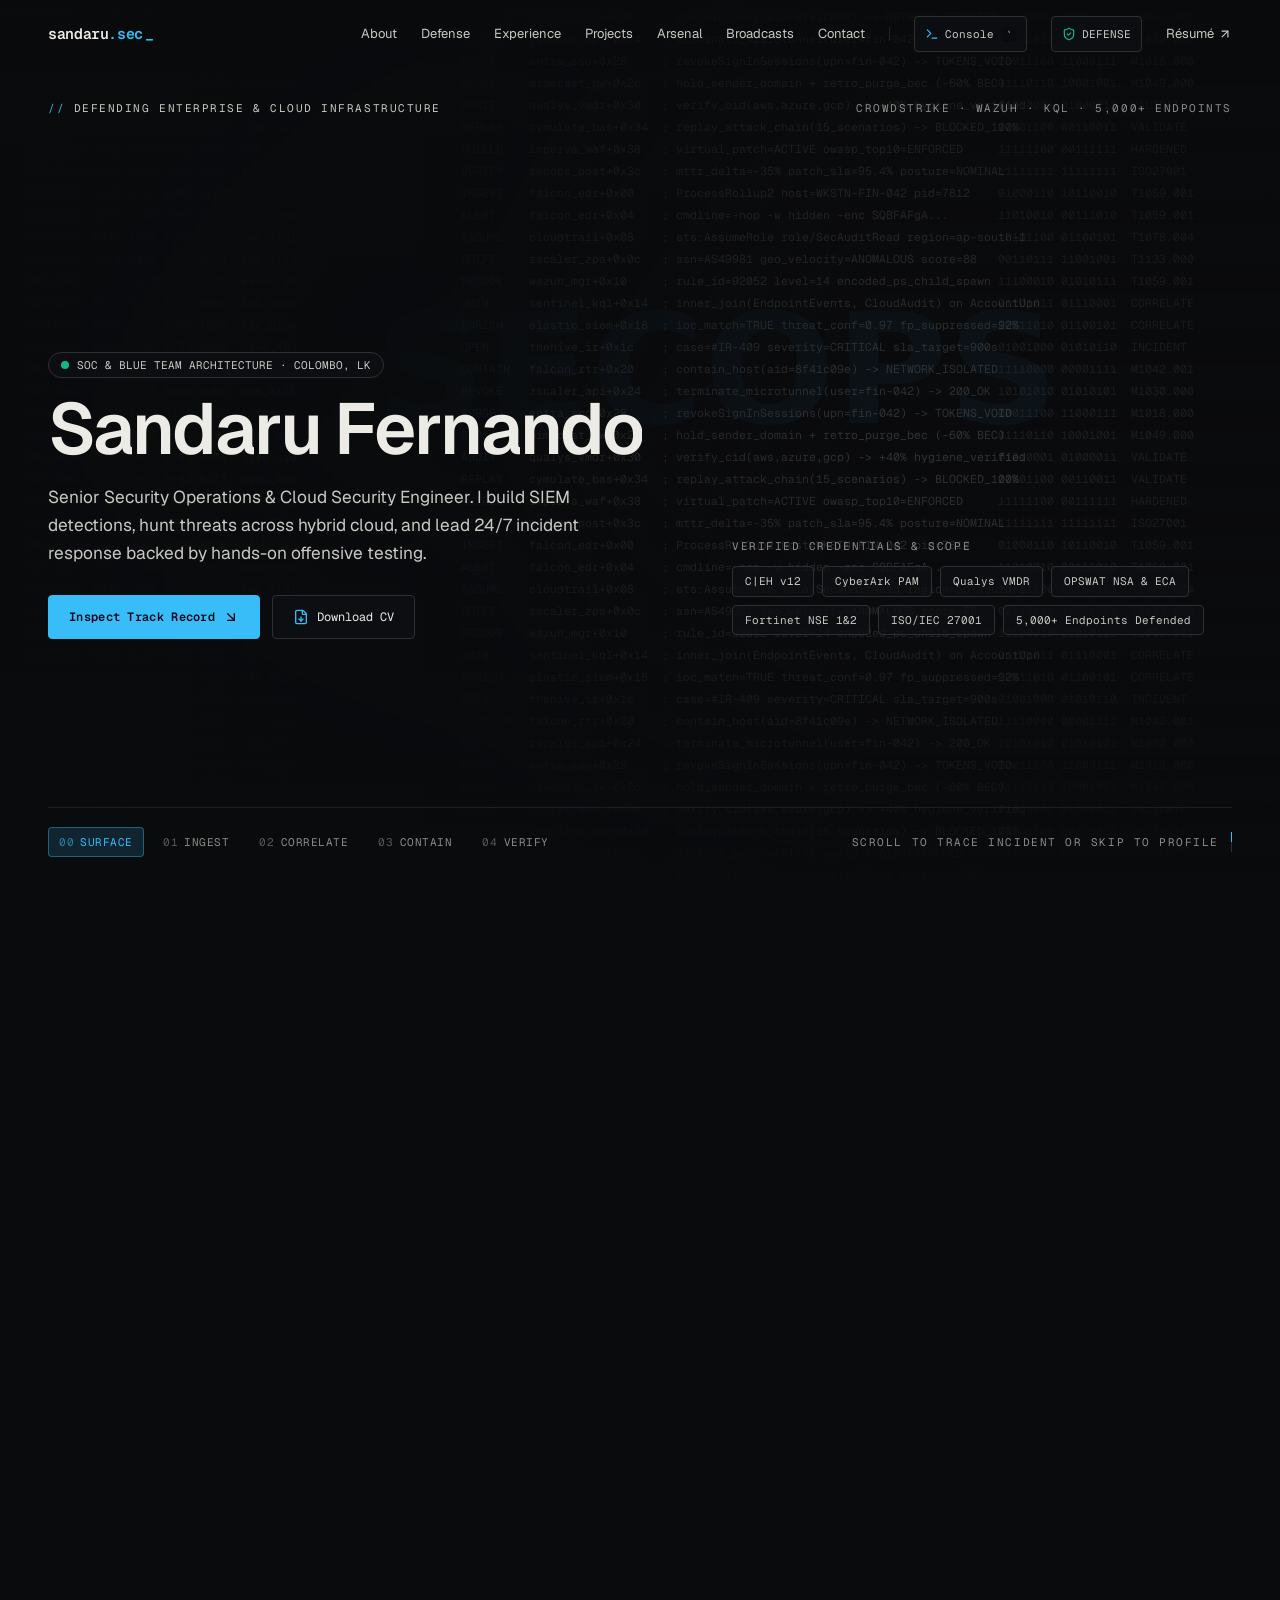
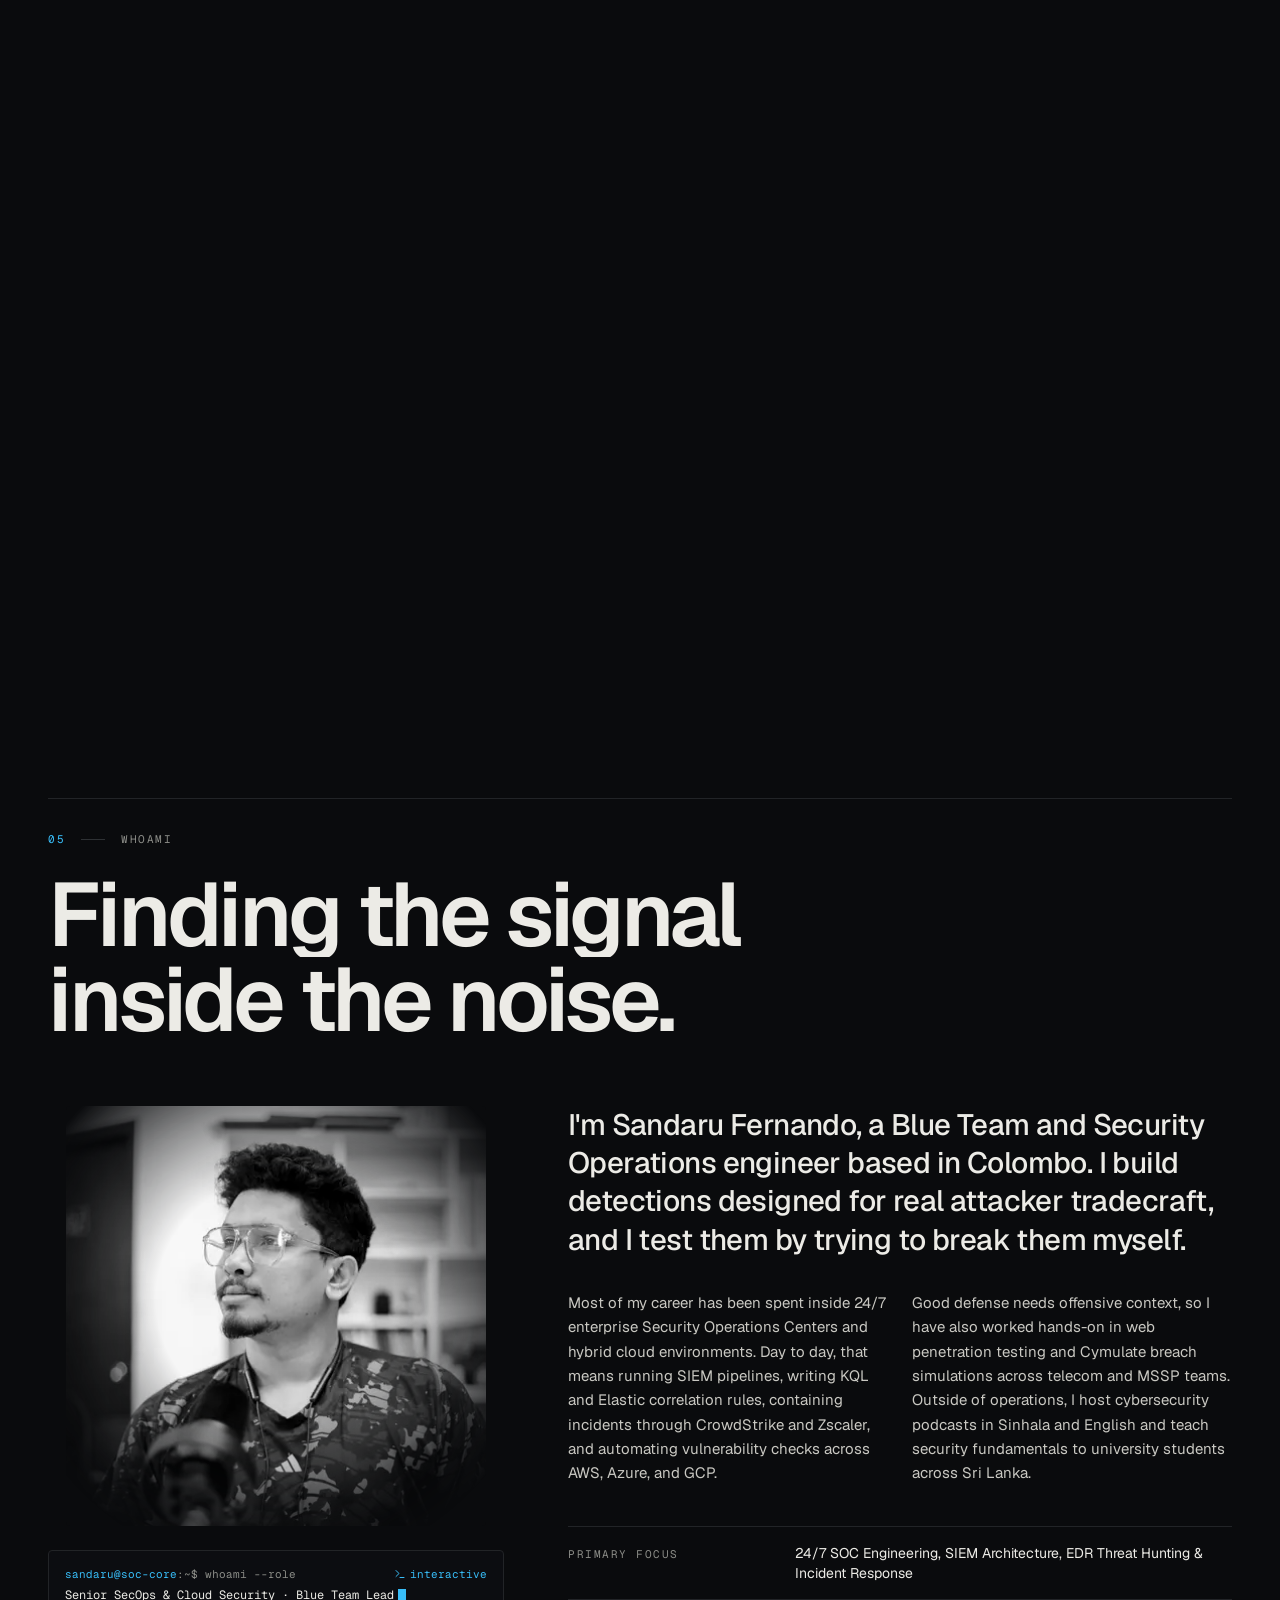
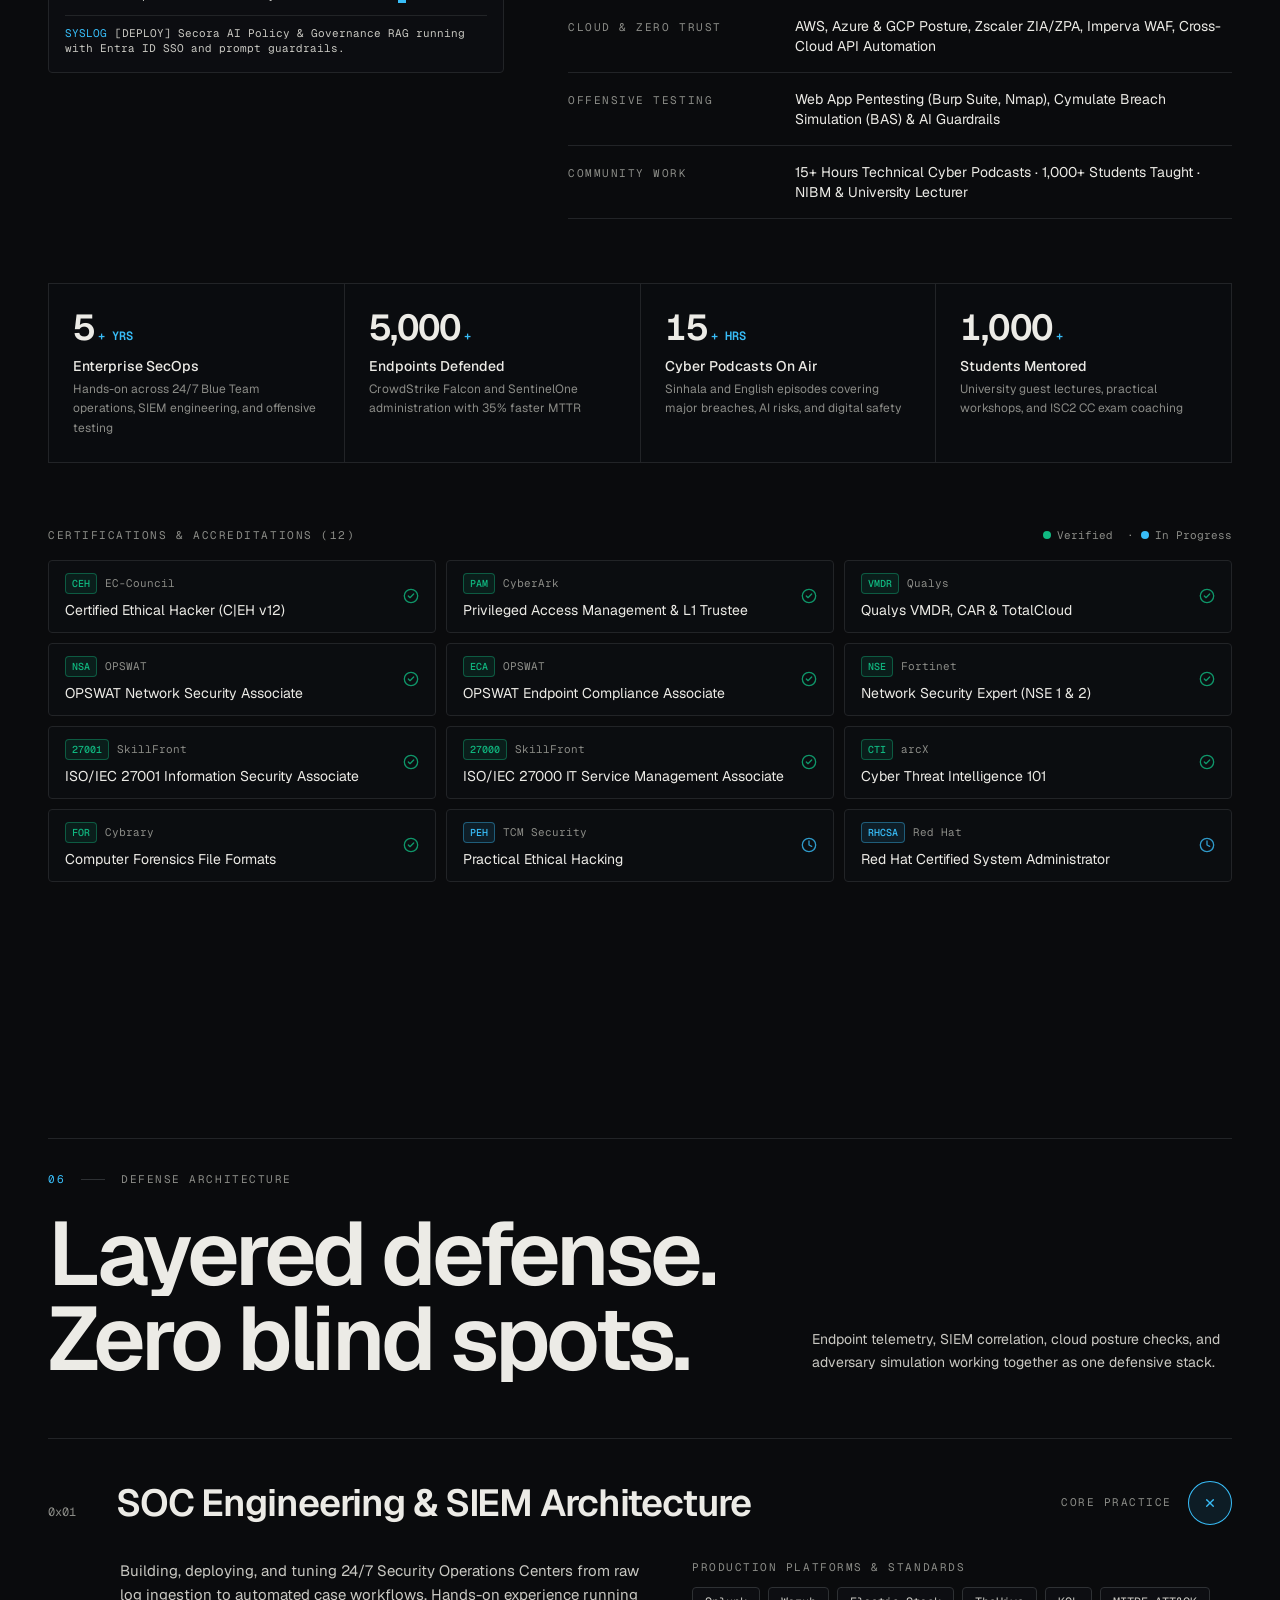
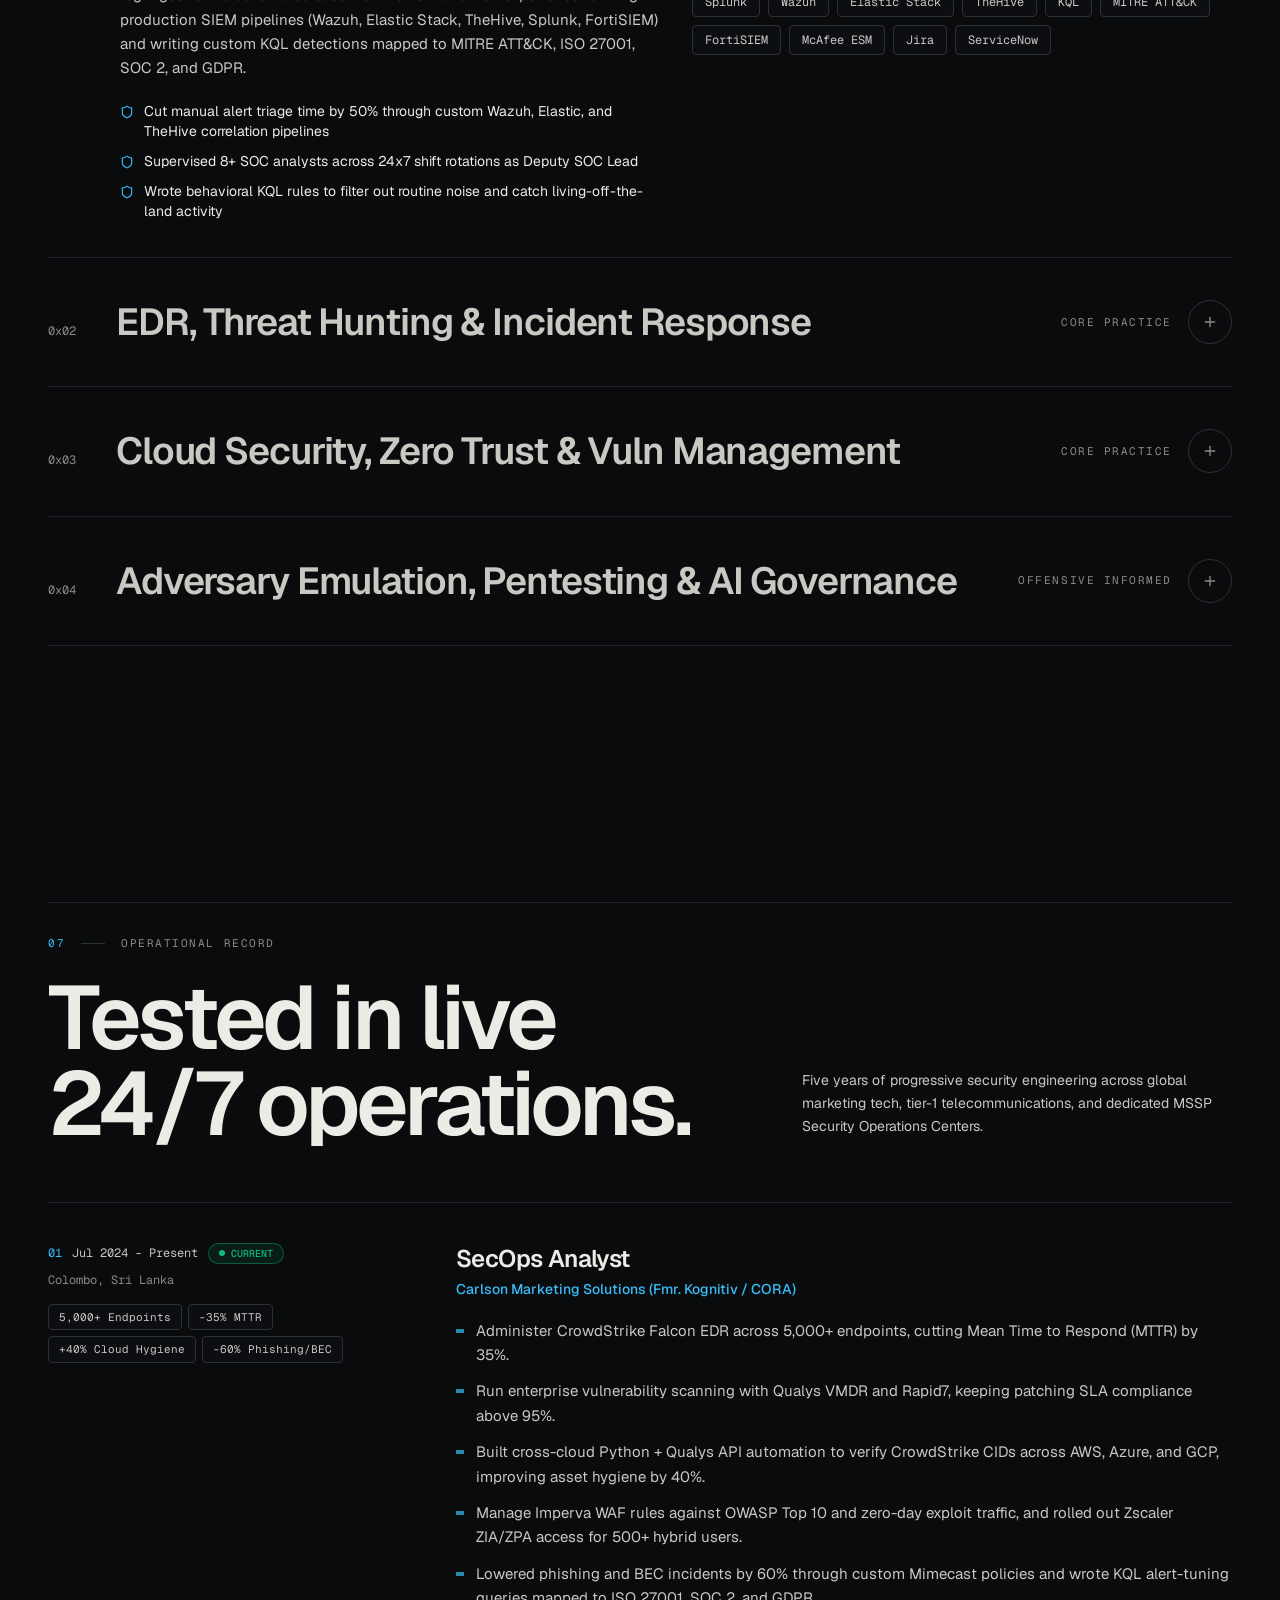
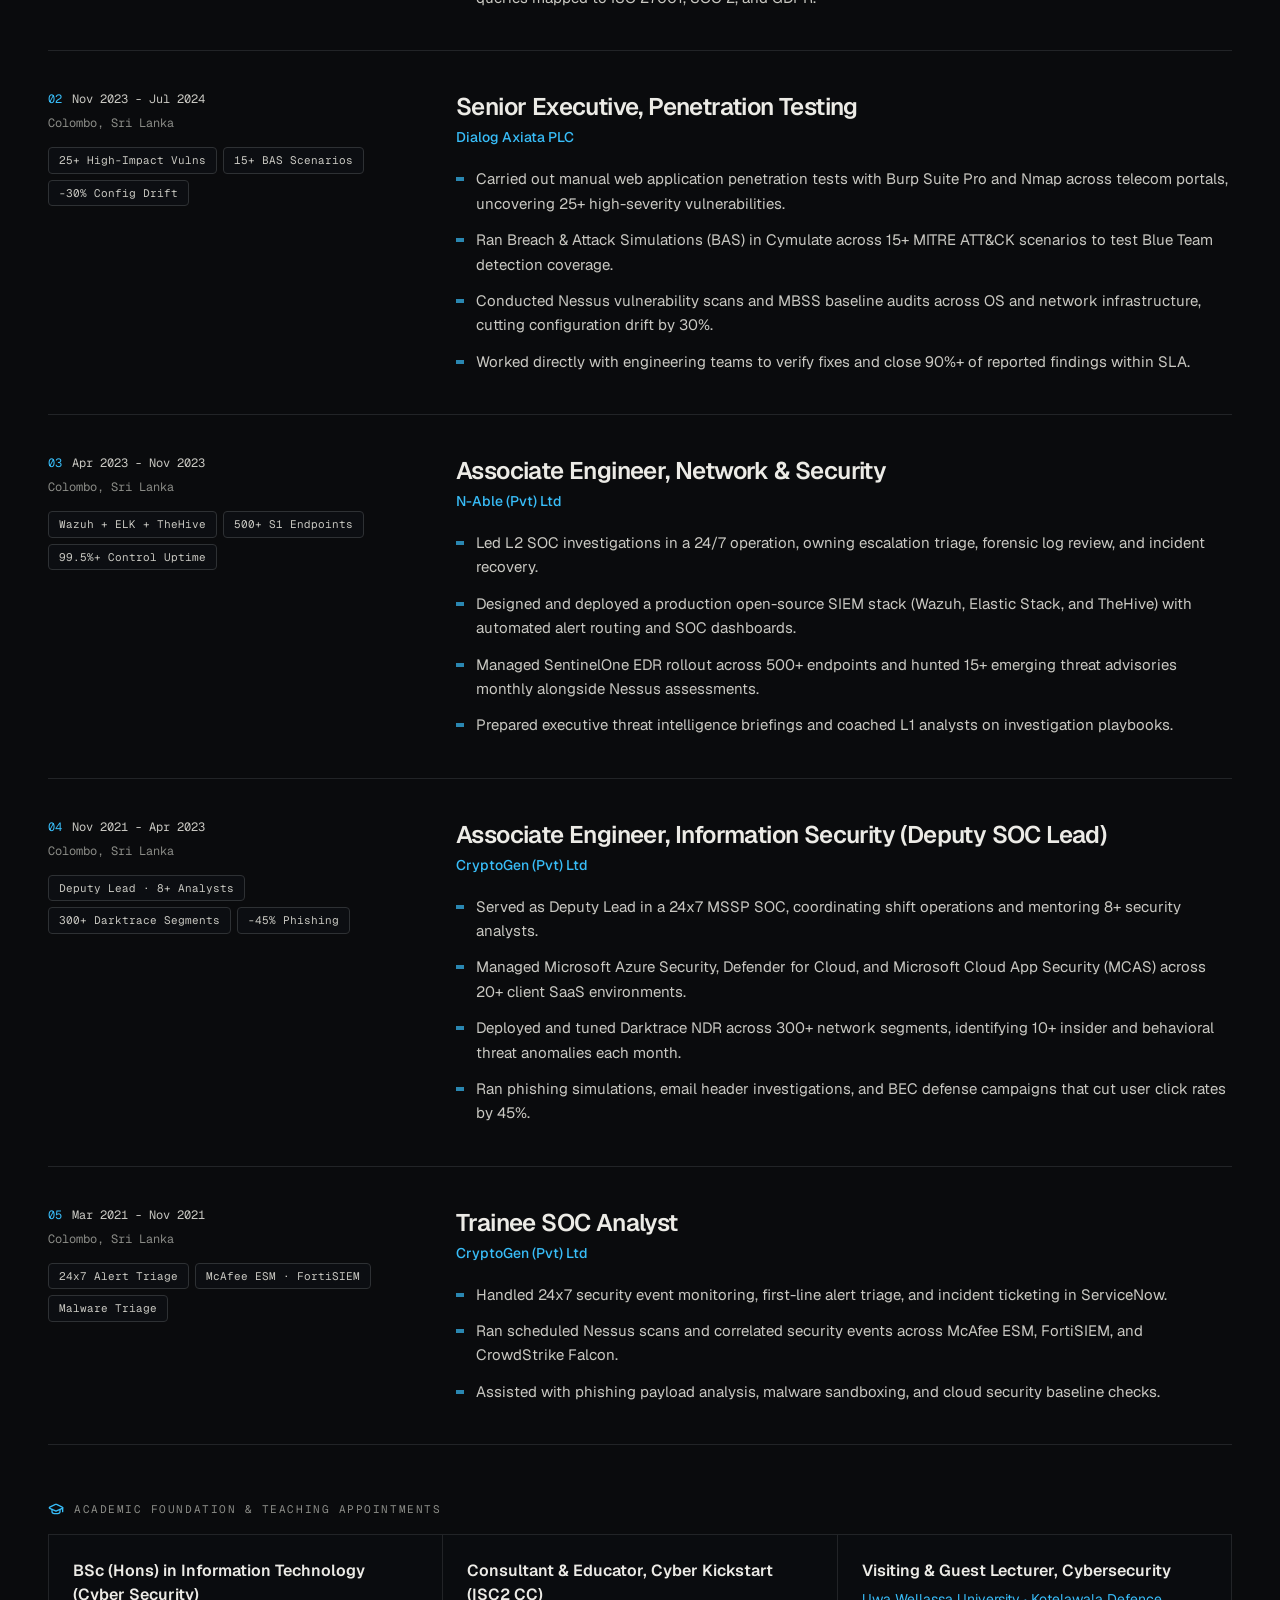
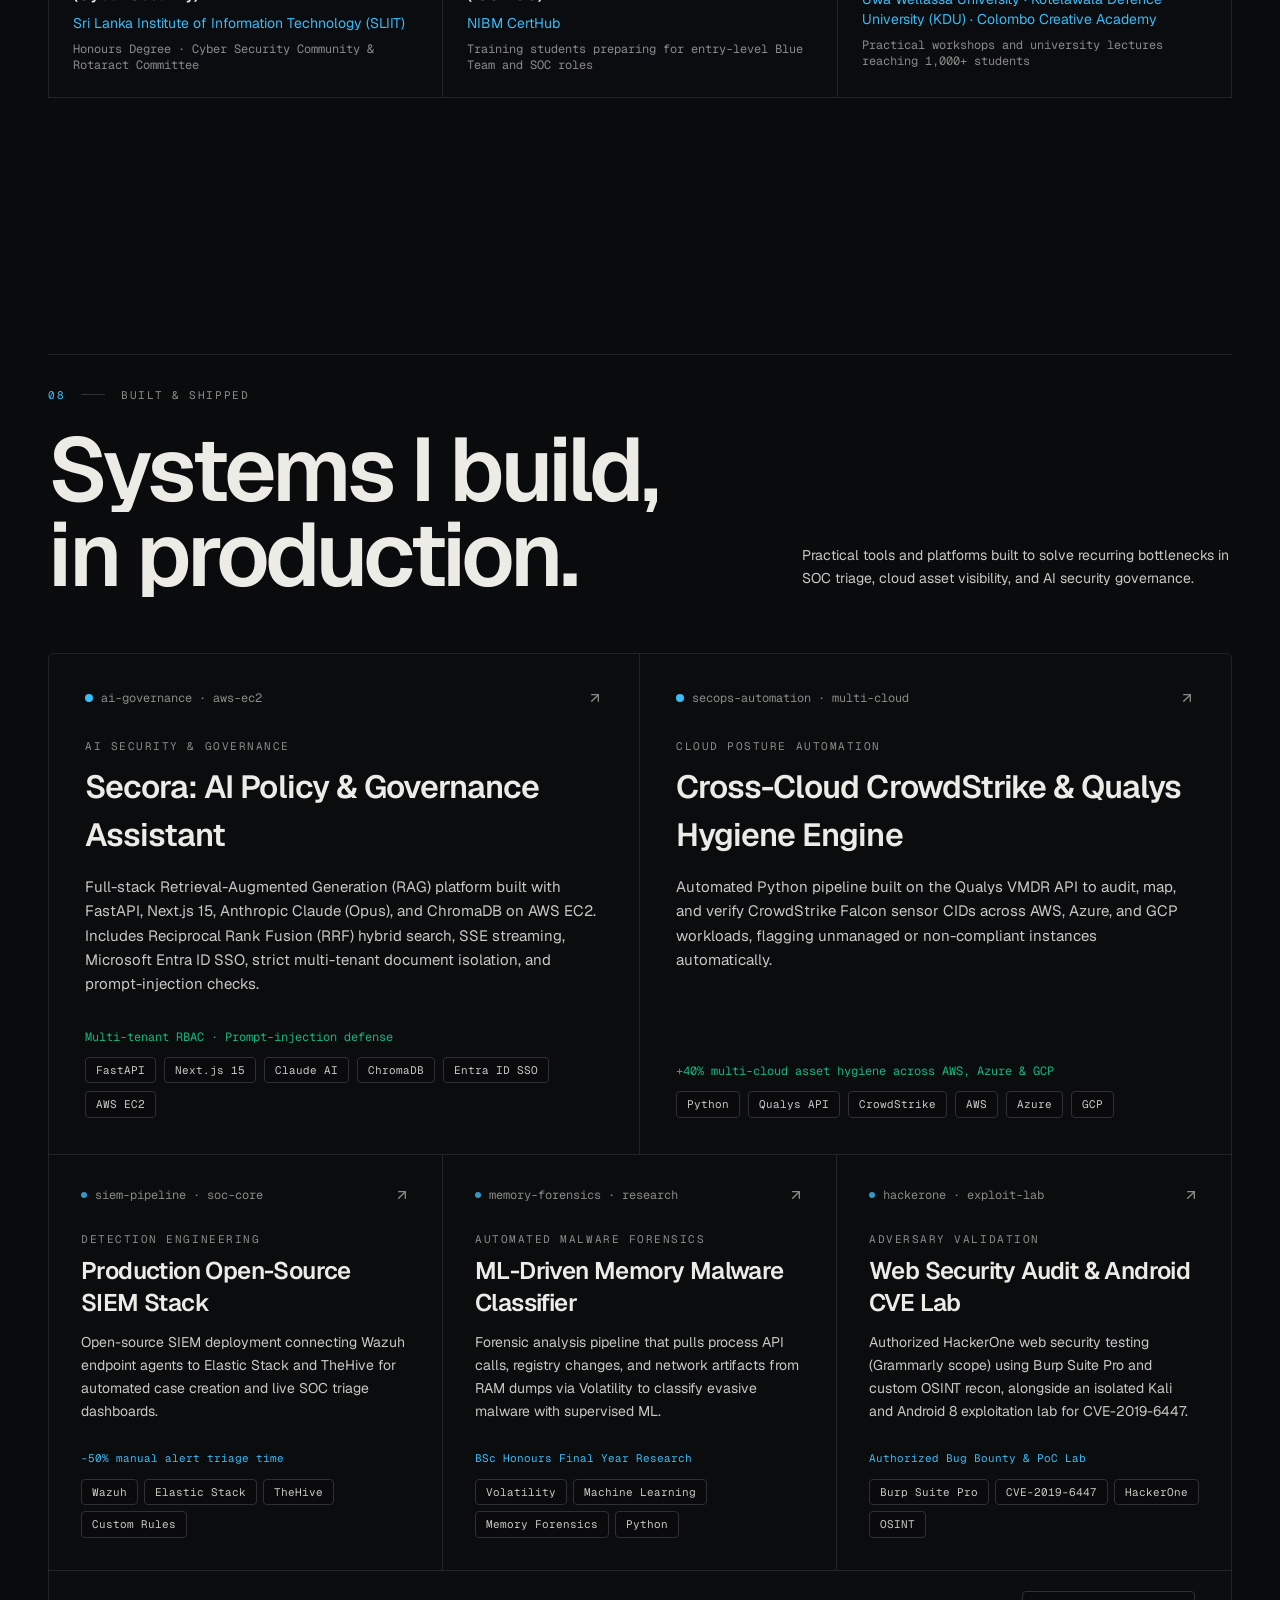
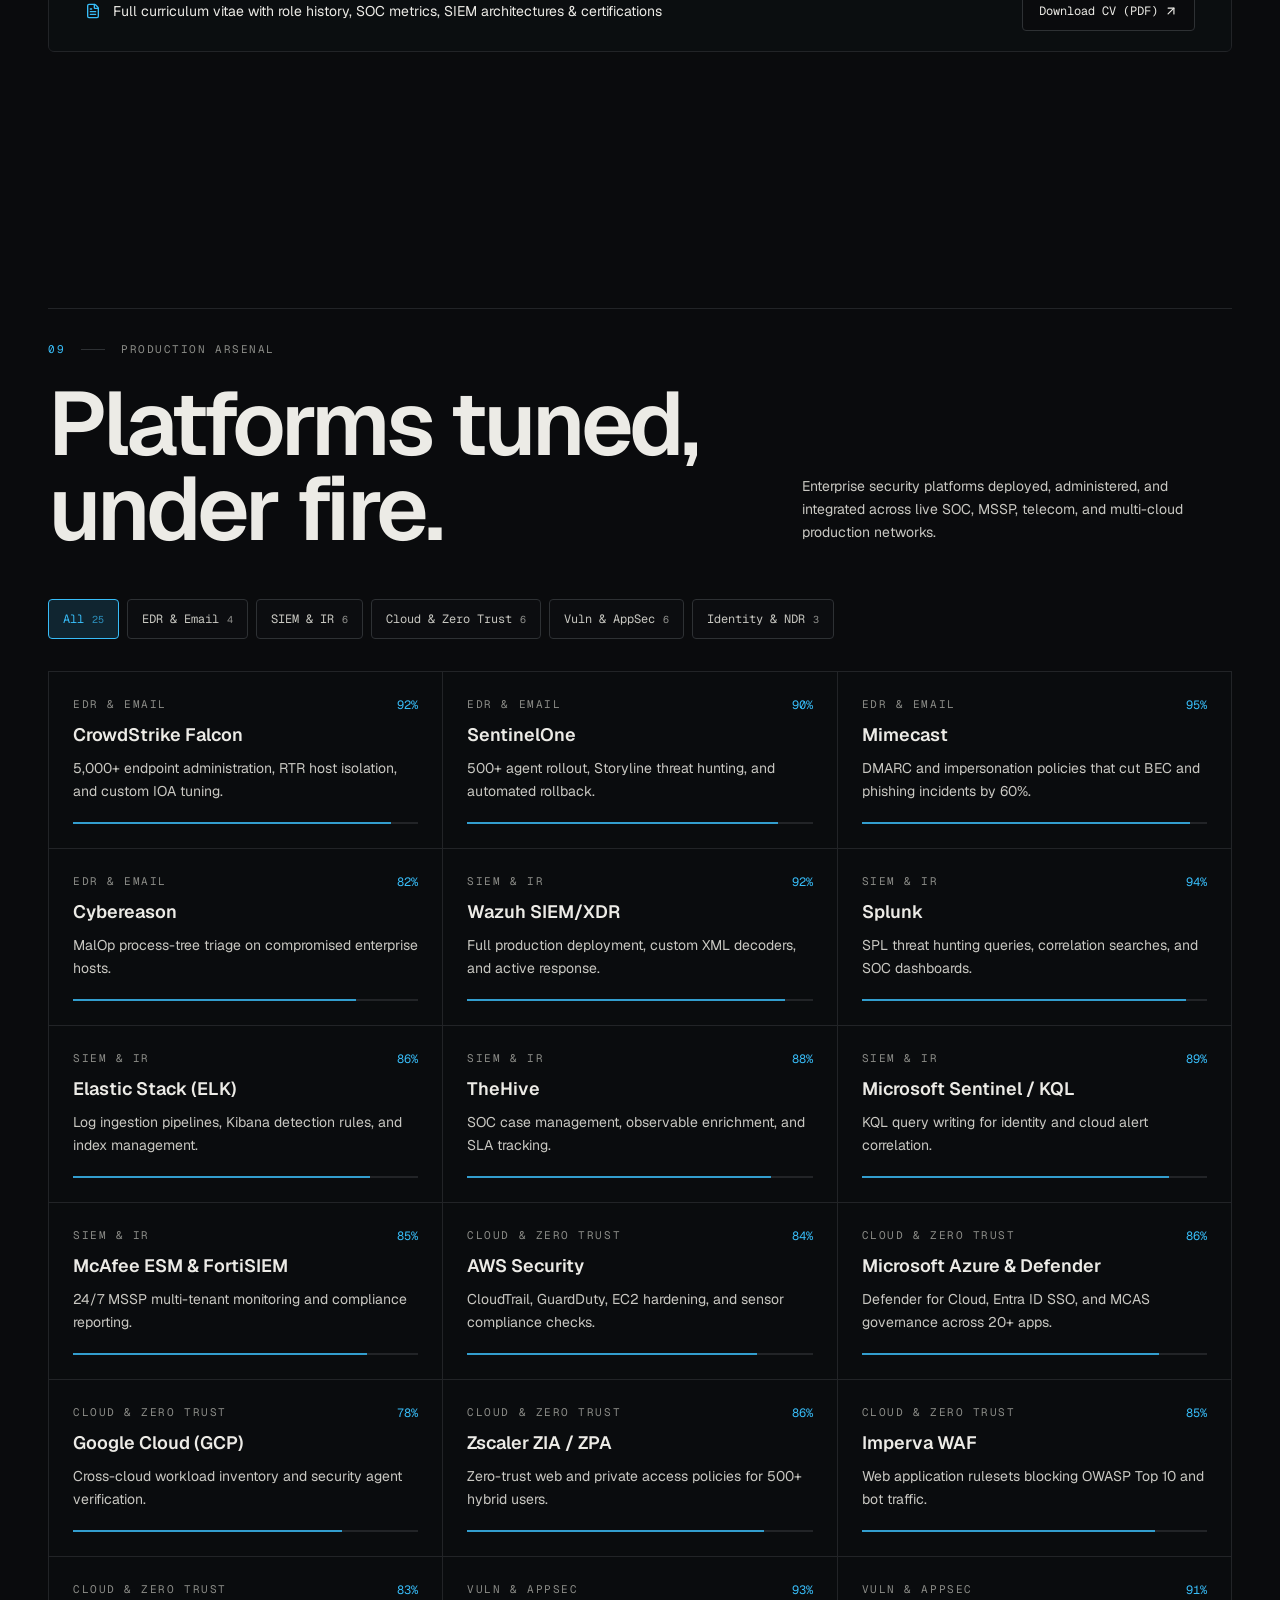
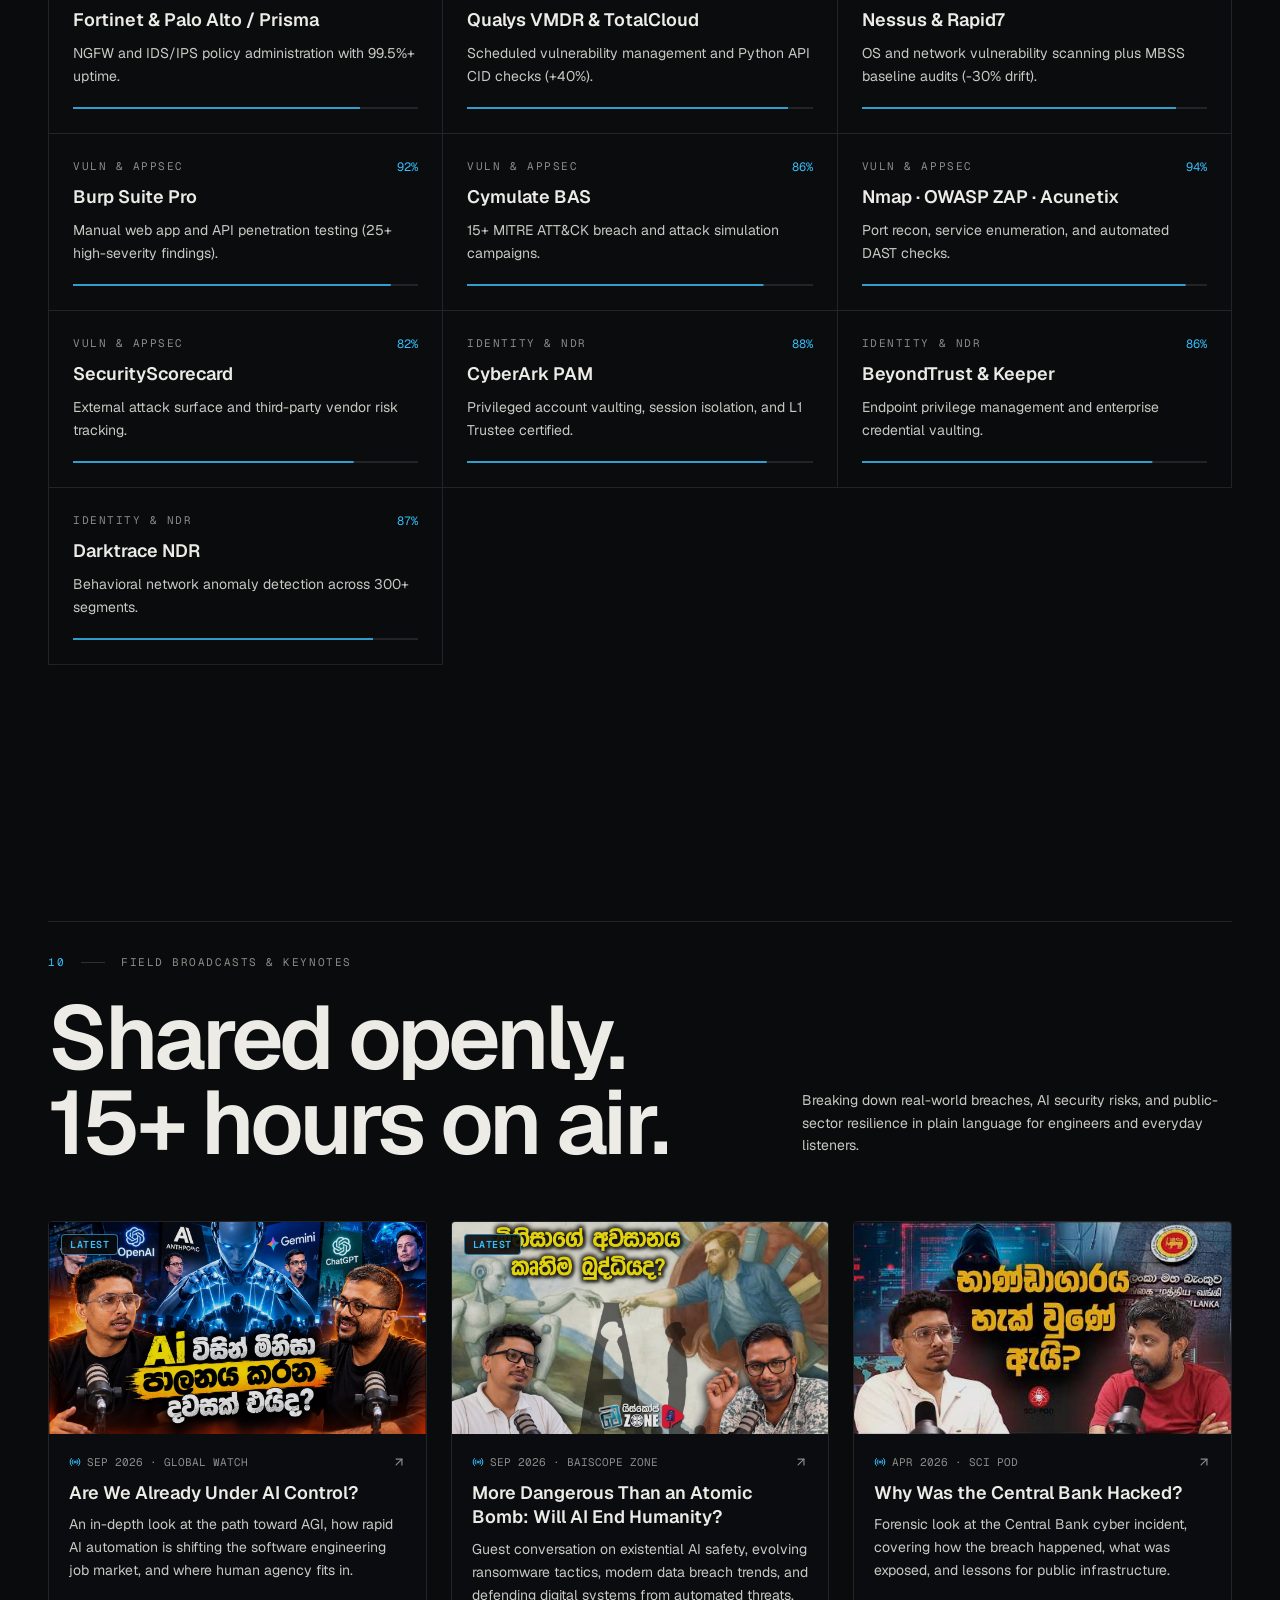
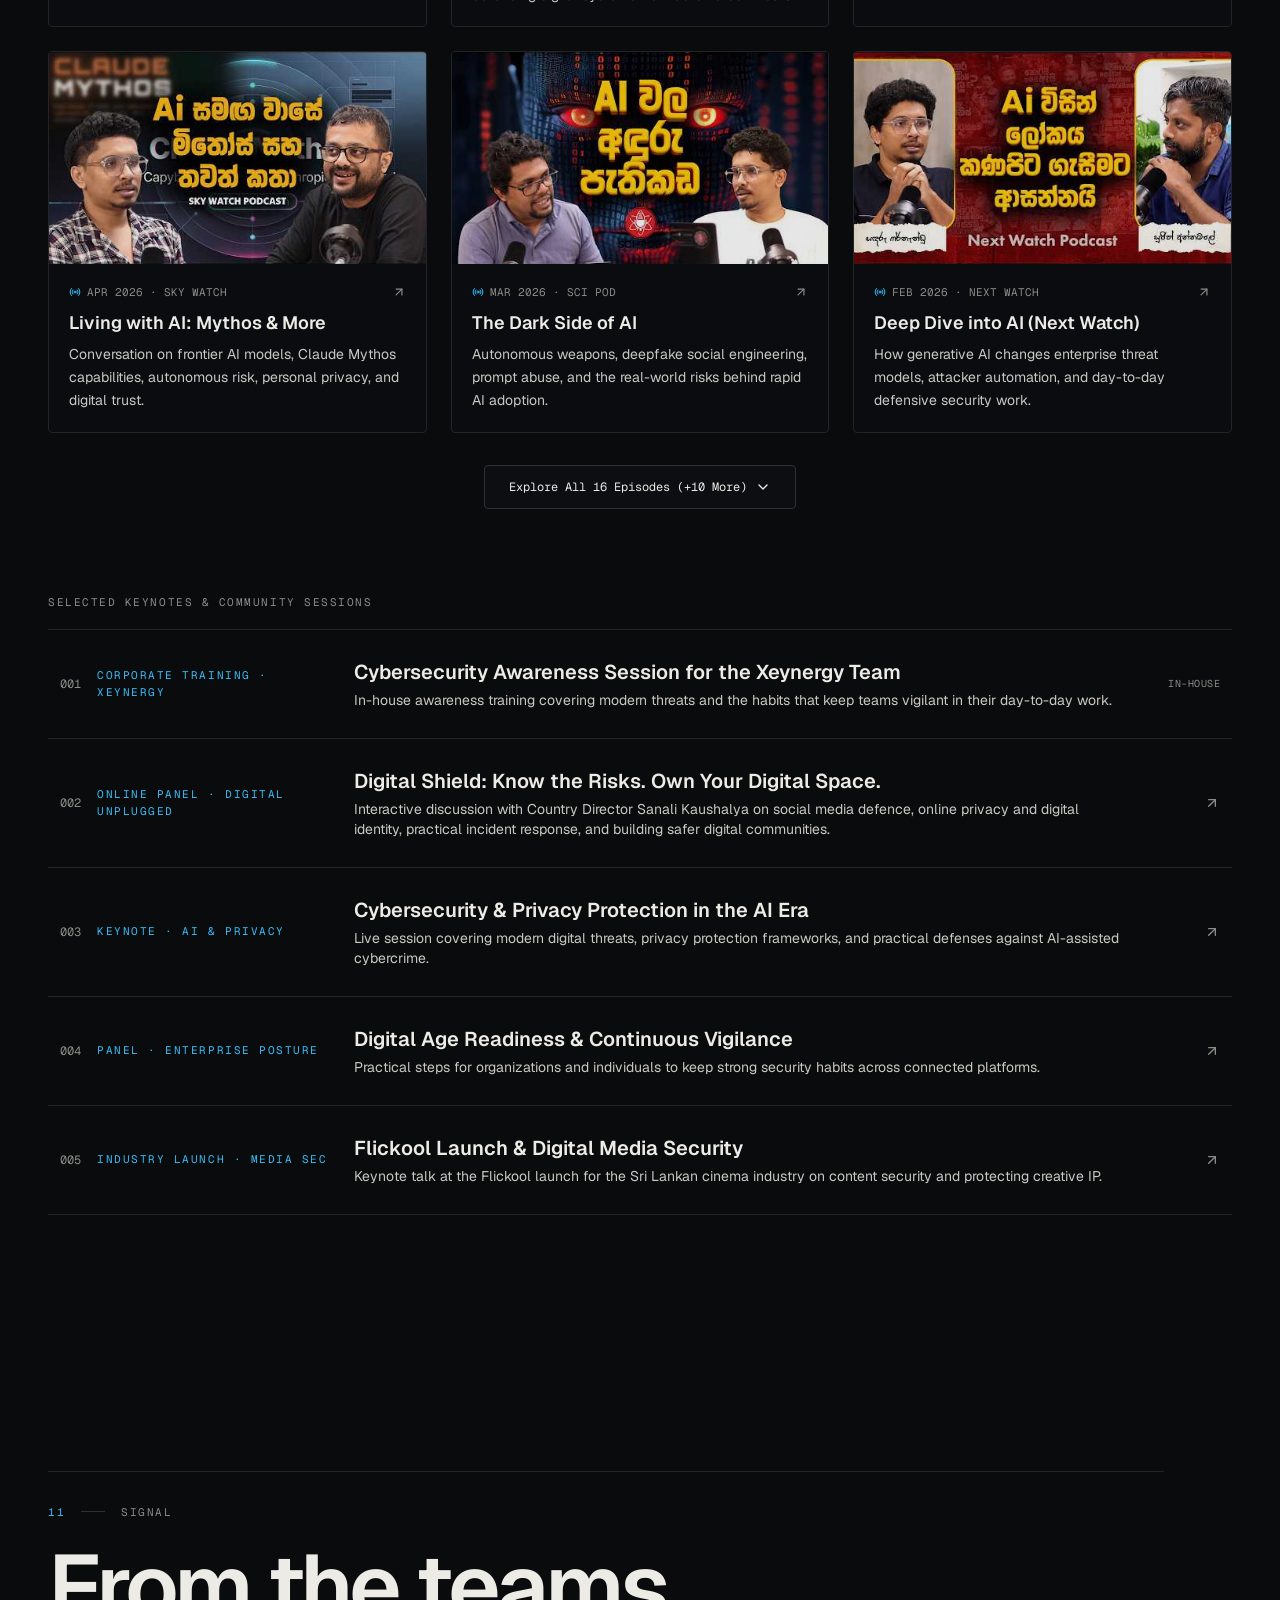
<file: index.html>
<!DOCTYPE html><html lang="en"><head><meta charset="utf-8"><meta name="viewport" content="width=device-width, initial-scale=1"><meta name="theme-color" content="#0a0b0d"><meta name="color-scheme" content="dark"><title>Sandaru Fernando | Senior SecOps &amp; Cloud Security Engineer</title><meta name="description" content="Official portfolio of Sandaru Fernando, Senior Security Operations (SOC) and Cloud Security Engineer in Colombo, Sri Lanka. Focused on SIEM detection engineering, EDR threat hunting, incident response, and AI security governance."><meta name="author" content="Sandaru Fernando"><meta name="keywords" content="Sandaru Fernando, Senior SecOps Engineer, Blue Team, SOC Engineer, Cloud Security Engineer, CrowdStrike Falcon, Wazuh SIEM, Qualys VMDR, Cybersecurity Sri Lanka, AI Security Governance"><link rel="canonical" href="https://sandarufdo.github.io/"><link rel="icon" href="/favicon.ico" sizes="any"><link rel="icon" href="/favicon.svg" type="image/svg+xml"><link rel="icon" href="/favicon.png" type="image/png"><link rel="apple-touch-icon" href="/apple-touch-icon.png" sizes="180x180"><meta property="og:type" content="website"><meta property="og:site_name" content="Sandaru Fernando"><meta property="og:locale" content="en_US"><meta property="og:title" content="Sandaru Fernando | Senior SecOps &amp; Cloud Security Engineer"><meta property="og:description" content="Defending enterprise and cloud infrastructure through detection engineering, EDR telemetry, breach simulation, and AI governance."><meta property="og:url" content="https://sandarufdo.github.io/"><meta property="og:image" content="https://sandarufdo.github.io/profile_cyber.png"><meta property="og:image:alt" content="Sandaru Fernando, Senior SecOps &amp; Cloud Security Engineer"><meta name="twitter:card" content="summary_large_image"><meta name="twitter:title" content="Sandaru Fernando | Senior SecOps &amp; Cloud Security Engineer"><meta name="twitter:description" content="Senior SOC and Cloud Security Engineer focused on SIEM detection engineering, EDR threat hunting, and cloud security posture."><meta name="twitter:image" content="https://sandarufdo.github.io/profile_cyber.png"><!-- Mark JS as available before first paint so motion-only styles never flash --><script>document.documentElement.classList.add("js");</script><script type="application/ld+json">{"@context":"https://schema.org","@graph":[{"@type":"ProfilePage","@id":"https://sandarufdo.github.io/#profilepage","url":"https://sandarufdo.github.io/","name":"Sandaru Fernando | Senior SecOps & Cloud Security Engineer","mainEntity":{"@id":"https://sandarufdo.github.io/#person"}},{"@type":"Person","@id":"https://sandarufdo.github.io/#person","name":"Sandaru Fernando","alternateName":["Hansaka Sandaru Fernando","Sandaru Fdo"],"url":"https://sandarufdo.github.io/","image":"https://sandarufdo.github.io/profile_cyber.png","sameAs":["https://www.linkedin.com/in/sandarufernando","https://github.com/SandaRuFdo"],"jobTitle":"Senior Security Operations & Cloud Security Engineer","worksFor":{"@type":"Organization","name":"Carlson Marketing Solutions"},"alumniOf":{"@type":"EducationalOrganization","name":"Sri Lanka Institute of Information Technology (SLIIT)"},"knowsAbout":["Security Operations Center (SOC)","Blue Team Defense","SIEM Detection Engineering","Cloud Security Architecture","CrowdStrike Falcon EDR","Qualys VMDR","Wazuh & Elastic Stack","Incident Response","Penetration Testing & Breach Simulation","AI Policy & Security Governance"],"address":{"@type":"PostalAddress","addressLocality":"Colombo","addressCountry":"Sri Lanka"}}]}</script><link rel="stylesheet" href="/_astro/Icon.DEDBIRun.css"><style>.spotlight[data-astro-cid-ftq3vvlr]:before{content:"";pointer-events:none;opacity:0;background:radial-gradient(420px circle at var(--mx,50%) var(--my,50%), rgba(var(--sentinel-rgb), .07), transparent 60%);transition:opacity .3s;position:absolute;inset:0}.spotlight[data-astro-cid-ftq3vvlr]:hover:before{opacity:1}.globe-glow[data-astro-cid-he3spzz3]{background:radial-gradient(circle, rgba(var(--sentinel-rgb), .1) 0%, transparent 65%)}
</style></head><body class="min-h-dvh bg-background text-ink selection:text-ink"><a href="#main" class="sr-only focus:not-sr-only focus:fixed focus:top-3 focus:left-4 focus:z-[100] focus:rounded focus:bg-sentinel focus:px-4 focus:py-2 focus:font-mono focus:text-xs focus:font-semibold focus:text-slate-950">Skip to content</a><header id="site-header" class="fixed inset-x-0 top-0 z-50 border-b border-transparent bg-gradient-to-b from-[#0a0b0d]/85 to-transparent transition-colors duration-200 data-[scrolled=true]:border-line data-[scrolled=true]:bg-[#0a0b0d]/88 data-[scrolled=true]:backdrop-blur-md"><div id="scroll-progress" aria-hidden="true" class="pointer-events-none absolute top-0 left-0 h-[1.5px] w-full origin-left scale-x-0 bg-sentinel"></div><div class="mx-auto flex h-[68px] max-w-[1400px] items-center justify-between px-5 sm:px-8 lg:px-12"><a href="#top" class="inline-flex min-h-[44px] items-center font-mono text-[15px] font-semibold tracking-tight text-ink" aria-label="Sandaru Fernando, back to top"><span>sandaru</span><span class="text-sentinel">.sec</span><span class="cursor-blink ml-0.5 text-sentinel">_</span></a><nav aria-label="Main navigation" class="hidden items-center gap-6 lg:flex"><a href="#about" data-nav-link class="py-2 text-[13px] text-ink-secondary transition-colors duration-150 hover:text-ink aria-[current=true]:font-medium aria-[current=true]:text-ink">About</a><a href="#capabilities" data-nav-link class="py-2 text-[13px] text-ink-secondary transition-colors duration-150 hover:text-ink aria-[current=true]:font-medium aria-[current=true]:text-ink">Defense</a><a href="#experience" data-nav-link class="py-2 text-[13px] text-ink-secondary transition-colors duration-150 hover:text-ink aria-[current=true]:font-medium aria-[current=true]:text-ink">Experience</a><a href="#projects" data-nav-link class="py-2 text-[13px] text-ink-secondary transition-colors duration-150 hover:text-ink aria-[current=true]:font-medium aria-[current=true]:text-ink">Projects</a><a href="#arsenal" data-nav-link class="py-2 text-[13px] text-ink-secondary transition-colors duration-150 hover:text-ink aria-[current=true]:font-medium aria-[current=true]:text-ink">Arsenal</a><a href="#podcasts" data-nav-link class="py-2 text-[13px] text-ink-secondary transition-colors duration-150 hover:text-ink aria-[current=true]:font-medium aria-[current=true]:text-ink">Broadcasts</a><a href="#contact" data-nav-link class="py-2 text-[13px] text-ink-secondary transition-colors duration-150 hover:text-ink aria-[current=true]:font-medium aria-[current=true]:text-ink">Contact</a><span class="h-3.5 w-px bg-line" aria-hidden="true"></span><button type="button" data-open-terminal class="inline-flex min-h-[36px] cursor-pointer items-center gap-1.5 rounded border border-line-strong bg-surface/70 px-2.5 py-1 font-mono text-[11px] text-ink-secondary transition-colors hover:border-sentinel/60 hover:text-ink" title="Open SOC Terminal (Press `)"><span class="icon h-3.5 w-3.5 text-sentinel" aria-hidden="true">
<svg
  class="lucide lucide-terminal"
  xmlns="http://www.w3.org/2000/svg"
  width="24"
  height="24"
  viewBox="0 0 24 24"
  fill="none"
  stroke="currentColor"
  stroke-width="2"
  stroke-linecap="round"
  stroke-linejoin="round"
>
  <path d="M12 19h8" />
  <path d="m4 17 6-6-6-6" />
</svg>
</span><span>Console</span><kbd class="ml-0.5 rounded bg-background px-1 text-[10px] text-ink-muted">`</kbd></button><button type="button" data-toggle-drill aria-pressed="false" class="drill-btn inline-flex min-h-[36px] cursor-pointer items-center gap-1.5 rounded border border-line-strong bg-surface/70 px-2.5 py-1 font-mono text-[11px] text-ink-secondary transition-colors hover:border-sentinel/50 hover:text-ink aria-pressed:border-threat/60 aria-pressed:bg-threat/10 aria-pressed:text-threat" title="Toggle Incident Drill Palette"><span data-drill-off class="inline-flex items-center gap-1.5"><span class="icon h-3.5 w-3.5 text-verified" aria-hidden="true">
<svg
  class="lucide lucide-shield-check"
  xmlns="http://www.w3.org/2000/svg"
  width="24"
  height="24"
  viewBox="0 0 24 24"
  fill="none"
  stroke="currentColor"
  stroke-width="2"
  stroke-linecap="round"
  stroke-linejoin="round"
>
  <path d="M20 13c0 5-3.5 7.5-7.66 8.95a1 1 0 0 1-.67-.01C7.5 20.5 4 18 4 13V6a1 1 0 0 1 1-1c2 0 4.5-1.2 6.24-2.72a1.17 1.17 0 0 1 1.52 0C14.51 3.81 17 5 19 5a1 1 0 0 1 1 1z" />
  <path d="m9 12 2 2 4-4" />
</svg>
</span><span>DEFENSE</span></span><span data-drill-on hidden class="inline-flex items-center gap-1.5"><span class="icon h-3.5 w-3.5" aria-hidden="true">
<svg
  class="lucide lucide-shield-exclamation-point"
  xmlns="http://www.w3.org/2000/svg"
  width="24"
  height="24"
  viewBox="0 0 24 24"
  fill="none"
  stroke="currentColor"
  stroke-width="2"
  stroke-linecap="round"
  stroke-linejoin="round"
>
  <path d="M20 13c0 5-3.5 7.5-7.66 8.95a1 1 0 0 1-.67-.01C7.5 20.5 4 18 4 13V6a1 1 0 0 1 1-1c2 0 4.5-1.2 6.24-2.72a1.17 1.17 0 0 1 1.52 0C14.51 3.81 17 5 19 5a1 1 0 0 1 1 1z" />
  <path d="M12 8v4" />
  <path d="M12 16h.01" />
</svg>
</span><span>IR DRILL</span></span></button><a href="/Sandaru_Fernando_CV.pdf" download="Sandaru_Fernando_CV.pdf" class="inline-flex min-h-[36px] items-center gap-1 text-[13px] text-ink-secondary transition-colors hover:text-sentinel"><span>Résumé</span><span class="icon h-3.5 w-3.5" aria-hidden="true">
<svg
  class="lucide lucide-arrow-up-right"
  xmlns="http://www.w3.org/2000/svg"
  width="24"
  height="24"
  viewBox="0 0 24 24"
  fill="none"
  stroke="currentColor"
  stroke-width="2"
  stroke-linecap="round"
  stroke-linejoin="round"
>
  <path d="M7 7h10v10" />
  <path d="M7 17 17 7" />
</svg>
</span></a></nav><div class="flex items-center gap-2 lg:hidden"><button type="button" data-open-terminal aria-label="Open SOC Terminal" class="inline-flex h-11 w-11 cursor-pointer items-center justify-center rounded border border-line-strong bg-surface/80 text-sentinel"><span class="icon h-4 w-4" aria-hidden="true">
<svg
  class="lucide lucide-terminal"
  xmlns="http://www.w3.org/2000/svg"
  width="24"
  height="24"
  viewBox="0 0 24 24"
  fill="none"
  stroke="currentColor"
  stroke-width="2"
  stroke-linecap="round"
  stroke-linejoin="round"
>
  <path d="M12 19h8" />
  <path d="m4 17 6-6-6-6" />
</svg>
</span></button><button type="button" id="mobile-menu-btn" aria-expanded="false" aria-controls="mobile-nav-drawer" aria-label="Open navigation menu" class="inline-flex h-11 cursor-pointer items-center gap-2 rounded border border-line-strong bg-surface/80 px-3 font-mono text-xs text-ink"><span data-menu-label>Menu</span><span data-menu-open><span class="icon h-4 w-4" aria-hidden="true">
<svg
  class="lucide lucide-menu"
  xmlns="http://www.w3.org/2000/svg"
  width="24"
  height="24"
  viewBox="0 0 24 24"
  fill="none"
  stroke="currentColor"
  stroke-width="2"
  stroke-linecap="round"
  stroke-linejoin="round"
>
  <path d="M4 5h16" />
  <path d="M4 12h16" />
  <path d="M4 19h16" />
</svg>
</span></span><span data-menu-close hidden><span class="icon h-4 w-4" aria-hidden="true">
<svg
  class="lucide lucide-x"
  xmlns="http://www.w3.org/2000/svg"
  width="24"
  height="24"
  viewBox="0 0 24 24"
  fill="none"
  stroke="currentColor"
  stroke-width="2"
  stroke-linecap="round"
  stroke-linejoin="round"
>
  <path d="M18 6 6 18" />
  <path d="m6 6 12 12" />
</svg>
</span></span></button></div></div><nav id="mobile-nav-drawer" aria-label="Mobile navigation" hidden class="border-t border-line bg-[#0a0b0d]/98 px-5 py-6 lg:hidden"><ul class="divide-y divide-line"><li><a href="#about" data-drawer-link class="flex min-h-[48px] items-center justify-between py-2.5 text-base text-ink transition-colors hover:text-sentinel"><span>About</span><span class="font-mono text-xs text-ink-muted">01</span></a></li><li><a href="#capabilities" data-drawer-link class="flex min-h-[48px] items-center justify-between py-2.5 text-base text-ink transition-colors hover:text-sentinel"><span>Defense</span><span class="font-mono text-xs text-ink-muted">02</span></a></li><li><a href="#experience" data-drawer-link class="flex min-h-[48px] items-center justify-between py-2.5 text-base text-ink transition-colors hover:text-sentinel"><span>Experience</span><span class="font-mono text-xs text-ink-muted">03</span></a></li><li><a href="#projects" data-drawer-link class="flex min-h-[48px] items-center justify-between py-2.5 text-base text-ink transition-colors hover:text-sentinel"><span>Projects</span><span class="font-mono text-xs text-ink-muted">04</span></a></li><li><a href="#arsenal" data-drawer-link class="flex min-h-[48px] items-center justify-between py-2.5 text-base text-ink transition-colors hover:text-sentinel"><span>Arsenal</span><span class="font-mono text-xs text-ink-muted">05</span></a></li><li><a href="#podcasts" data-drawer-link class="flex min-h-[48px] items-center justify-between py-2.5 text-base text-ink transition-colors hover:text-sentinel"><span>Broadcasts</span><span class="font-mono text-xs text-ink-muted">06</span></a></li><li><a href="#contact" data-drawer-link class="flex min-h-[48px] items-center justify-between py-2.5 text-base text-ink transition-colors hover:text-sentinel"><span>Contact</span><span class="font-mono text-xs text-ink-muted">07</span></a></li></ul><div class="mt-6 flex flex-wrap items-center gap-3 border-t border-line pt-5"><a href="/Sandaru_Fernando_CV.pdf" download="Sandaru_Fernando_CV.pdf" class="inline-flex min-h-[44px] flex-1 items-center justify-center gap-2 rounded border border-sentinel/60 bg-sentinel/10 px-4 font-mono text-xs font-medium text-ink"><span>Download CV (PDF)</span><span class="icon h-3.5 w-3.5 text-sentinel" aria-hidden="true">
<svg
  class="lucide lucide-arrow-up-right"
  xmlns="http://www.w3.org/2000/svg"
  width="24"
  height="24"
  viewBox="0 0 24 24"
  fill="none"
  stroke="currentColor"
  stroke-width="2"
  stroke-linecap="round"
  stroke-linejoin="round"
>
  <path d="M7 7h10v10" />
  <path d="M7 17 17 7" />
</svg>
</span></a><button type="button" data-toggle-drill data-drawer-link aria-pressed="false" class="inline-flex min-h-[44px] cursor-pointer items-center justify-center gap-2 rounded border border-line-strong px-4 font-mono text-xs text-ink-secondary"><span data-drill-off>Run IR Drill</span><span data-drill-on hidden>Exit IR Drill</span></button></div></nav></header><script type="module" src="/_astro/HeaderNav.astro_astro_type_script_index_0_lang.q4gTTXhd.js"></script><main id="main"><section id="story" aria-label="Hero and interactive SecOps investigation story" class="relative"><span id="top" class="absolute top-0"></span><div class="story-viewport relative min-h-dvh overflow-hidden"><canvas id="telemetry-canvas" aria-hidden="true" class="pointer-events-none absolute inset-0 h-full w-full"></canvas><div aria-hidden="true" class="pointer-events-none absolute inset-0" style="background: linear-gradient(90deg, rgba(10,11,13,0.94) 0%, rgba(10,11,13,0.75) 38%, rgba(10,11,13,0.16) 68%);"></div><div aria-hidden="true" class="pointer-events-none absolute inset-0 bg-gradient-to-t from-[#0a0b0d] via-transparent to-[#0a0b0d]/70"></div><div class="relative z-10 mx-auto flex min-h-dvh max-w-[1400px] flex-col justify-between px-5 pt-24 pb-10 sm:px-8 lg:px-12"><div class="flex flex-wrap items-center justify-between gap-4 pt-1"><p class="eyebrow-mono text-ink-secondary" data-hero-item><span class="text-sentinel">// </span><span data-scramble-load>DEFENDING ENTERPRISE &amp; CLOUD INFRASTRUCTURE</span></p><p class="eyebrow-mono hidden text-ink-muted sm:block" data-hero-item>CROWDSTRIKE · WAZUH · KQL · 5,000+ ENDPOINTS</p></div><!-- Stage panels share one grid cell so they can crossfade in place --><div class="stage-stack my-auto grid py-8 md:my-0 md:py-0"><div class="stage-panel [grid-area:1/1] self-end" data-stage="0"><div class="flex flex-col gap-10 lg:flex-row lg:items-end lg:justify-between"><div class="max-w-[680px]"><div class="mb-4 inline-flex items-center gap-2 rounded-full border border-line-strong bg-surface/80 px-3 py-1 font-mono text-[11px] text-ink-secondary" data-hero-item><span class="h-2 w-2 rounded-full bg-verified"></span><span data-scramble-load>SOC &amp; BLUE TEAM ARCHITECTURE · COLOMBO, LK</span></div><h1 class="font-sans text-[clamp(2.75rem,6vw,4.5rem)] leading-[0.96] font-semibold tracking-[-0.04em] text-ink" data-hero-name>Sandaru Fernando</h1><p class="mt-5 max-w-[580px] text-[clamp(1rem,1.35vw,1.15rem)] leading-relaxed text-ink-secondary" data-hero-item>Senior Security Operations &amp; Cloud Security Engineer. I build SIEM detections, hunt threats across hybrid cloud, and lead 24/7 incident response backed by hands-on offensive testing.</p><div class="mt-7 flex flex-wrap items-center gap-3" data-hero-item><a href="#experience" class="inline-flex min-h-[44px] items-center gap-2 rounded border border-sentinel bg-sentinel px-5 py-2.5 font-mono text-xs font-semibold tracking-wide text-slate-950 transition-transform duration-150 hover:-translate-y-0.5"><span>Inspect Track Record</span><span class="icon h-4 w-4" aria-hidden="true">
<svg
  class="lucide lucide-arrow-down-right"
  xmlns="http://www.w3.org/2000/svg"
  width="24"
  height="24"
  viewBox="0 0 24 24"
  fill="none"
  stroke="currentColor"
  stroke-width="2"
  stroke-linecap="round"
  stroke-linejoin="round"
>
  <path d="m7 7 10 10" />
  <path d="M17 7v10H7" />
</svg>
</span></a><a href="/Sandaru_Fernando_CV.pdf" download="Sandaru_Fernando_CV.pdf" class="inline-flex min-h-[44px] items-center gap-2 rounded border border-line-strong bg-surface/80 px-5 py-2.5 font-mono text-xs text-ink transition-colors hover:border-sentinel/60 hover:text-sentinel"><span class="icon h-4 w-4 text-sentinel" aria-hidden="true">
<svg
  class="lucide lucide-file-down"
  xmlns="http://www.w3.org/2000/svg"
  width="24"
  height="24"
  viewBox="0 0 24 24"
  fill="none"
  stroke="currentColor"
  stroke-width="2"
  stroke-linecap="round"
  stroke-linejoin="round"
>
  <path d="M6 22a2 2 0 0 1-2-2V4a2 2 0 0 1 2-2h8a2.4 2.4 0 0 1 1.704.706l3.588 3.588A2.4 2.4 0 0 1 20 8v12a2 2 0 0 1-2 2z" />
  <path d="M14 2v5a1 1 0 0 0 1 1h5" />
  <path d="M12 18v-6" />
  <path d="m9 15 3 3 3-3" />
</svg>
</span><span>Download CV</span></a></div></div><div class="max-w-[500px] lg:pb-1" data-hero-item><span class="eyebrow-mono block text-ink-muted">VERIFIED CREDENTIALS &amp; SCOPE</span><ul class="mt-3 flex flex-wrap gap-2"><li class="rounded border border-line-strong bg-surface/75 px-3 py-1.5 font-mono text-[11px] text-ink-secondary transition-colors hover:border-sentinel/50 hover:text-ink">C|EH v12</li><li class="rounded border border-line-strong bg-surface/75 px-3 py-1.5 font-mono text-[11px] text-ink-secondary transition-colors hover:border-sentinel/50 hover:text-ink">CyberArk PAM</li><li class="rounded border border-line-strong bg-surface/75 px-3 py-1.5 font-mono text-[11px] text-ink-secondary transition-colors hover:border-sentinel/50 hover:text-ink">Qualys VMDR</li><li class="rounded border border-line-strong bg-surface/75 px-3 py-1.5 font-mono text-[11px] text-ink-secondary transition-colors hover:border-sentinel/50 hover:text-ink">OPSWAT NSA &amp; ECA</li><li class="rounded border border-line-strong bg-surface/75 px-3 py-1.5 font-mono text-[11px] text-ink-secondary transition-colors hover:border-sentinel/50 hover:text-ink">Fortinet NSE 1&amp;2</li><li class="rounded border border-line-strong bg-surface/75 px-3 py-1.5 font-mono text-[11px] text-ink-secondary transition-colors hover:border-sentinel/50 hover:text-ink">ISO/IEC 27001</li><li class="rounded border border-line-strong bg-surface/75 px-3 py-1.5 font-mono text-[11px] text-ink-secondary transition-colors hover:border-sentinel/50 hover:text-ink">5,000+ Endpoints Defended</li></ul></div></div></div><div class="stage-panel [grid-area:1/1] self-center" data-stage="1" aria-hidden="true"><div class="grid items-center gap-8 lg:grid-cols-12"><div class="lg:col-span-6"><div class="flex items-center gap-3"><span class="eyebrow-mono text-sentinel">01</span><span class="h-px w-6 bg-sentinel/50"></span><span class="eyebrow-mono text-ink-muted">TELEMETRY INGESTION</span></div><h2 class="display-headline mt-4 text-[clamp(2.3rem,4.8vw,4.25rem)]">Inside the noise,<br><span class="text-sentinel">one subtle pivot.</span></h2><p class="mt-5 max-w-[540px] text-base leading-relaxed text-ink-secondary">Behind this page is a live model of the telemetry I work with daily: EDR process rollups, SIEM alerts, and CloudTrail logs across 5,000+ enterprise endpoints.</p><p class="mt-3 max-w-[540px] text-sm leading-relaxed text-ink-muted">Millions of events look routine on their own, until an encoded PowerShell child process lines up with a cross-region IAM token request.</p><div class="mt-6 flex flex-wrap gap-2"><span class="rounded border border-line-strong bg-surface/90 px-2.5 py-1 font-mono text-[11px] text-ink-secondary">CROWDSTRIKE FALCON</span><span class="rounded border border-line-strong bg-surface/90 px-2.5 py-1 font-mono text-[11px] text-ink-secondary">AWS CLOUDTRAIL</span><span class="rounded border border-line-strong bg-surface/90 px-2.5 py-1 font-mono text-[11px] text-ink-secondary">WAZUH SIEM</span></div></div><div class="lg:col-span-5 lg:col-start-8"><div class="rounded border border-line-strong bg-[#0c0e12]/92 p-5 backdrop-blur-md"><div class="flex items-center justify-between border-b border-line pb-3"><span class="font-mono text-[11px] tracking-wider text-ink-muted">TELEMETRY_STREAM // RAW_EVENTS</span><span class="inline-flex items-center gap-1.5 font-mono text-[10px] text-sentinel"><span class="h-1.5 w-1.5 rounded-full bg-sentinel"></span>STAGE 01</span></div><div class="mt-4 space-y-2.5 overflow-x-auto font-mono text-xs leading-relaxed"><div class="text-ink-secondary">00:14:08.114Z  FALCON.ProcessRollup2   host=WKSTN-FIN-042  parent=WINWORD.EXE</div><div class="text-threat">00:14:08.119Z  cmdline=&quot;powershell.exe -nop -w hidden -enc SQBFAFgA...&quot;</div><div class="text-threat">00:14:11.402Z  CLOUDTRAIL.AssumeRole   arn:aws:iam::prod:role/SecAuditRead</div><div class="text-sentinel">00:14:11.880Z  ZSCALER.ZPA_Tunnel      asn=AS49981  geo_drift=TRUE</div></div></div></div></div></div><div class="stage-panel [grid-area:1/1] self-center" data-stage="2" aria-hidden="true"><div class="grid items-center gap-8 lg:grid-cols-12"><div class="lg:col-span-6"><div class="flex items-center gap-3"><span class="eyebrow-mono text-sentinel">02</span><span class="h-px w-6 bg-sentinel/50"></span><span class="eyebrow-mono text-ink-muted">DETECTION ENGINEERING</span></div><h2 class="display-headline mt-4 text-[clamp(2.3rem,4.8vw,4.25rem)]">Correlate across<br><span class="text-sentinel">every boundary.</span></h2><p class="mt-5 max-w-[540px] text-base leading-relaxed text-ink-secondary">Single-tool alerts bury analysts in false positives. Writing behavioral KQL and Elastic correlation rules connects endpoint execution, identity changes, and cloud API calls into one clear incident.</p><p class="mt-3 max-w-[540px] text-sm leading-relaxed text-ink-muted">Less alert fatigue for the SOC team, and real attacker activity caught inside SLA.</p><div class="mt-6 flex flex-wrap gap-2"><span class="rounded border border-line-strong bg-surface/90 px-2.5 py-1 font-mono text-[11px] text-ink-secondary">MITRE T1059.001</span><span class="rounded border border-line-strong bg-surface/90 px-2.5 py-1 font-mono text-[11px] text-ink-secondary">MITRE T1078.004</span><span class="rounded border border-line-strong bg-surface/90 px-2.5 py-1 font-mono text-[11px] text-ink-secondary">KQL CORRELATION</span></div></div><div class="lg:col-span-5 lg:col-start-8"><div class="rounded border border-line-strong bg-[#0c0e12]/92 p-5 backdrop-blur-md"><div class="flex items-center justify-between border-b border-line pb-3"><span class="font-mono text-[11px] tracking-wider text-ink-muted">DETECTION_RULE // KQL_CORRELATION</span><span class="inline-flex items-center gap-1.5 font-mono text-[10px] text-sentinel"><span class="h-1.5 w-1.5 rounded-full bg-sentinel"></span>STAGE 02</span></div><div class="mt-4 space-y-2.5 overflow-x-auto font-mono text-xs leading-relaxed"><div class="text-sentinel">EndpointEvents | where FileName =~ &#39;powershell.exe&#39; and ProcessCommandLine has &#39;-enc&#39;</div><div class="text-sentinel">| join kind=inner (CloudAudit | where Action == &#39;AssumeRole&#39; and RiskScore &gt; 75)</div><div class="text-ink-secondary">  on $left.AccountUpn == $right.UserPrincipalName</div><div class="text-verified">| project Timestamp, HostName, AccountUpn, Mitre=&#39;T1059.001-&gt;T1078.004&#39;, Severity=&#39;CRITICAL&#39;</div></div></div></div></div></div><div class="stage-panel [grid-area:1/1] self-center" data-stage="3" aria-hidden="true"><div class="grid items-center gap-8 lg:grid-cols-12"><div class="lg:col-span-6"><div class="flex items-center gap-3"><span class="eyebrow-mono text-sentinel">03</span><span class="h-px w-6 bg-sentinel/50"></span><span class="eyebrow-mono text-ink-muted">INCIDENT RESPONSE</span></div><h2 class="display-headline mt-4 text-[clamp(2.3rem,4.8vw,4.25rem)]">Contain in minutes.<br><span class="text-sentinel">Not days.</span></h2><p class="mt-5 max-w-[540px] text-base leading-relaxed text-ink-secondary">When behavioral confidence crosses threshold, response playbooks isolate the host via CrowdStrike RTR, drop Zscaler ZPA tunnels, and revoke Entra ID refresh tokens together.</p><p class="mt-3 max-w-[540px] text-sm leading-relaxed text-ink-muted">Lateral movement gets cut off before staging or data theft can start.</p><div class="mt-6 flex flex-wrap gap-2"><span class="rounded border border-line-strong bg-surface/90 px-2.5 py-1 font-mono text-[11px] text-ink-secondary">MTTR -35%</span><span class="rounded border border-line-strong bg-surface/90 px-2.5 py-1 font-mono text-[11px] text-ink-secondary">ZERO-TRUST ISOLATION</span><span class="rounded border border-line-strong bg-surface/90 px-2.5 py-1 font-mono text-[11px] text-ink-secondary">THEHIVE CASE OPS</span></div></div><div class="lg:col-span-5 lg:col-start-8"><div class="rounded border border-line-strong bg-[#0c0e12]/92 p-5 backdrop-blur-md"><div class="flex items-center justify-between border-b border-line pb-3"><span class="font-mono text-[11px] tracking-wider text-ink-muted">SOAR_PLAYBOOK // CONTAINMENT_EXEC</span><span class="inline-flex items-center gap-1.5 font-mono text-[10px] text-sentinel"><span class="h-1.5 w-1.5 rounded-full bg-sentinel"></span>STAGE 03</span></div><div class="mt-4 space-y-2.5 overflow-x-auto font-mono text-xs leading-relaxed"><div class="text-verified">[00:16:02]  falcon_rtr.contain_host(aid=&#39;8f41c09e&#39;, policy=&#39;STRICT_ISOLATE&#39;)  -&gt; 200 OK</div><div class="text-verified">[00:16:04]  zscaler_zpa.terminate_session(user=&#39;fin-042@corp&#39;, reason=&#39;IR_409&#39;) -&gt; REVOKED</div><div class="text-verified">[00:16:05]  entra_id.revoke_sign_in_sessions(upn=&#39;fin-042@corp&#39;)               -&gt; PURGED</div><div class="text-sentinel">[00:16:09]  jira_secops.create_postmortem(sla=&#39;MET_121s&#39;, framework=&#39;ISO27001&#39;) -&gt; LOGGED</div></div></div></div></div></div><div class="stage-panel [grid-area:1/1] self-center" data-stage="4" aria-hidden="true"><div class="grid items-center gap-8 lg:grid-cols-12"><div class="lg:col-span-6"><div class="flex items-center gap-3"><span class="eyebrow-mono text-sentinel">04</span><span class="h-px w-6 bg-sentinel/50"></span><span class="eyebrow-mono text-ink-muted">CONTINUOUS VALIDATION</span></div><h2 class="display-headline mt-4 text-[clamp(2.3rem,4.8vw,4.25rem)]">Simulated breach.<br><span class="text-sentinel">Measured defense.</span></h2><p class="mt-5 max-w-[540px] text-base leading-relaxed text-ink-secondary">Detections only matter if they actually fire. Controls get re-tested regularly through Cymulate Breach &amp; Attack Simulations, Python + Qualys cloud sensor audits, and manual web pentesting.</p><p class="mt-3 max-w-[540px] text-sm leading-relaxed text-ink-muted">Measured results from live enterprise operations:</p><div class="mt-6 flex flex-wrap gap-2"><span class="rounded border border-line-strong bg-surface/90 px-2.5 py-1 font-mono text-[11px] text-ink-secondary">CYMULATE BAS</span><span class="rounded border border-line-strong bg-surface/90 px-2.5 py-1 font-mono text-[11px] text-ink-secondary">95%+ PATCH SLA</span><span class="rounded border border-line-strong bg-surface/90 px-2.5 py-1 font-mono text-[11px] text-ink-secondary">ISO 27001 · SOC 2</span></div></div><div class="lg:col-span-5 lg:col-start-8"><div class="rounded border border-line-strong bg-[#0c0e12]/92 p-5 backdrop-blur-md"><div class="flex items-center justify-between border-b border-line pb-3"><span class="font-mono text-[11px] tracking-wider text-ink-muted">POSTURE_VERIFICATION // LIVE_METRICS</span><span class="inline-flex items-center gap-1.5 font-mono text-[10px] text-sentinel"><span class="h-1.5 w-1.5 rounded-full bg-sentinel"></span>STAGE 04</span></div><div class="mt-4 divide-y divide-line font-mono text-xs"><div class="grid grid-cols-12 pb-2 text-[10px] tracking-wider text-ink-muted uppercase"><span class="col-span-5">Attack Vector</span><span class="col-span-3">Baseline</span><span class="col-span-4 text-right">Blue Team</span></div><div class="grid grid-cols-12 items-center gap-2 py-2.5"><span class="col-span-5 text-ink">Endpoint &amp; Lateral Triage</span><span class="col-span-3 text-threat/90">Manual Correlation</span><span class="col-span-4 inline-flex items-center justify-end gap-1 text-right text-verified"><span class="icon h-3 w-3" aria-hidden="true">
<svg
  class="lucide lucide-circle-check"
  xmlns="http://www.w3.org/2000/svg"
  width="24"
  height="24"
  viewBox="0 0 24 24"
  fill="none"
  stroke="currentColor"
  stroke-width="2"
  stroke-linecap="round"
  stroke-linejoin="round"
>
  <circle cx="12" cy="12" r="10" />
  <path d="m16 9-5.5 5.5L8 12" />
</svg>
</span><span>-35% MTTR (5,000+ Nodes)</span></span></div><div class="grid grid-cols-12 items-center gap-2 py-2.5"><span class="col-span-5 text-ink">Phishing &amp; BEC Campaigns</span><span class="col-span-3 text-threat/90">Inbox Delivery</span><span class="col-span-4 inline-flex items-center justify-end gap-1 text-right text-verified"><span class="icon h-3 w-3" aria-hidden="true">
<svg
  class="lucide lucide-circle-check"
  xmlns="http://www.w3.org/2000/svg"
  width="24"
  height="24"
  viewBox="0 0 24 24"
  fill="none"
  stroke="currentColor"
  stroke-width="2"
  stroke-linecap="round"
  stroke-linejoin="round"
>
  <circle cx="12" cy="12" r="10" />
  <path d="m16 9-5.5 5.5L8 12" />
</svg>
</span><span>-60% Incidents (Mimecast)</span></span></div><div class="grid grid-cols-12 items-center gap-2 py-2.5"><span class="col-span-5 text-ink">Multi-Cloud Sensor Drift</span><span class="col-span-3 text-threat/90">Unmanaged Instances</span><span class="col-span-4 inline-flex items-center justify-end gap-1 text-right text-verified"><span class="icon h-3 w-3" aria-hidden="true">
<svg
  class="lucide lucide-circle-check"
  xmlns="http://www.w3.org/2000/svg"
  width="24"
  height="24"
  viewBox="0 0 24 24"
  fill="none"
  stroke="currentColor"
  stroke-width="2"
  stroke-linecap="round"
  stroke-linejoin="round"
>
  <circle cx="12" cy="12" r="10" />
  <path d="m16 9-5.5 5.5L8 12" />
</svg>
</span><span>+40% Hygiene (Qualys API)</span></span></div></div></div></div></div></div></div><div class="flex flex-wrap items-center justify-between gap-4 border-t border-line/80 pt-4" data-hero-item><div class="hidden items-center gap-2 md:flex" aria-label="Investigation stages"><button type="button" data-stage-jump="0" aria-current="step" class="cursor-pointer rounded border border-transparent px-2.5 py-1.5 font-mono text-[11px] tracking-wider text-ink-muted transition-colors hover:text-ink aria-[current=step]:border-sentinel/40 aria-[current=step]:bg-sentinel/15 aria-[current=step]:text-sentinel"><span class="mr-1.5 opacity-60">00</span><span>SURFACE</span></button><button type="button" data-stage-jump="1" class="cursor-pointer rounded border border-transparent px-2.5 py-1.5 font-mono text-[11px] tracking-wider text-ink-muted transition-colors hover:text-ink aria-[current=step]:border-sentinel/40 aria-[current=step]:bg-sentinel/15 aria-[current=step]:text-sentinel"><span class="mr-1.5 opacity-60">01</span><span>INGEST</span></button><button type="button" data-stage-jump="2" class="cursor-pointer rounded border border-transparent px-2.5 py-1.5 font-mono text-[11px] tracking-wider text-ink-muted transition-colors hover:text-ink aria-[current=step]:border-sentinel/40 aria-[current=step]:bg-sentinel/15 aria-[current=step]:text-sentinel"><span class="mr-1.5 opacity-60">02</span><span>CORRELATE</span></button><button type="button" data-stage-jump="3" class="cursor-pointer rounded border border-transparent px-2.5 py-1.5 font-mono text-[11px] tracking-wider text-ink-muted transition-colors hover:text-ink aria-[current=step]:border-sentinel/40 aria-[current=step]:bg-sentinel/15 aria-[current=step]:text-sentinel"><span class="mr-1.5 opacity-60">03</span><span>CONTAIN</span></button><button type="button" data-stage-jump="4" class="cursor-pointer rounded border border-transparent px-2.5 py-1.5 font-mono text-[11px] tracking-wider text-ink-muted transition-colors hover:text-ink aria-[current=step]:border-sentinel/40 aria-[current=step]:bg-sentinel/15 aria-[current=step]:text-sentinel"><span class="mr-1.5 opacity-60">04</span><span>VERIFY</span></button></div><a href="#about" class="inline-flex min-h-[36px] items-center gap-3 font-mono text-[11px] tracking-[0.14em] text-ink-muted uppercase transition-colors hover:text-sentinel"><span>Scroll to trace incident or skip to profile</span><span class="relative block h-5 w-px overflow-hidden bg-line-strong"><span class="scroll-drop-line block h-2.5 w-full bg-sentinel"></span></span></a></div></div></div><!-- Mobile summary (the tall scroll story is desktop only) --><div class="border-t border-line bg-[#0a0b0d] px-5 py-12 sm:px-8 md:hidden"><p class="eyebrow-mono text-sentinel">01 / 04 · BLUE TEAM METHODOLOGY</p><div class="mt-6 grid gap-4"><div class="rounded border border-line bg-surface/60 p-4" data-reveal><div class="flex items-center justify-between font-mono text-[11px]"><span class="text-sentinel">01 · INGEST</span><span class="text-ink-muted">TELEMETRY INGESTION</span></div><h3 class="mt-2 text-lg font-semibold text-ink">Inside the noise, one subtle pivot.</h3><p class="mt-1.5 text-sm leading-relaxed text-ink-secondary">Behind this page is a live model of the telemetry I work with daily: EDR process rollups, SIEM alerts, and CloudTrail logs across 5,000+ enterprise endpoints.</p></div><div class="rounded border border-line bg-surface/60 p-4" data-reveal><div class="flex items-center justify-between font-mono text-[11px]"><span class="text-sentinel">02 · CORRELATE</span><span class="text-ink-muted">DETECTION ENGINEERING</span></div><h3 class="mt-2 text-lg font-semibold text-ink">Correlate across every boundary.</h3><p class="mt-1.5 text-sm leading-relaxed text-ink-secondary">Single-tool alerts bury analysts in false positives. Writing behavioral KQL and Elastic correlation rules connects endpoint execution, identity changes, and cloud API calls into one clear incident.</p></div><div class="rounded border border-line bg-surface/60 p-4" data-reveal><div class="flex items-center justify-between font-mono text-[11px]"><span class="text-sentinel">03 · CONTAIN</span><span class="text-ink-muted">INCIDENT RESPONSE</span></div><h3 class="mt-2 text-lg font-semibold text-ink">Contain in minutes. Not days.</h3><p class="mt-1.5 text-sm leading-relaxed text-ink-secondary">When behavioral confidence crosses threshold, response playbooks isolate the host via CrowdStrike RTR, drop Zscaler ZPA tunnels, and revoke Entra ID refresh tokens together.</p></div><div class="rounded border border-line bg-surface/60 p-4" data-reveal><div class="flex items-center justify-between font-mono text-[11px]"><span class="text-sentinel">04 · VERIFY</span><span class="text-ink-muted">CONTINUOUS VALIDATION</span></div><h3 class="mt-2 text-lg font-semibold text-ink">Simulated breach. Measured defense.</h3><p class="mt-1.5 text-sm leading-relaxed text-ink-secondary">Detections only matter if they actually fire. Controls get re-tested regularly through Cymulate Breach &amp; Attack Simulations, Python + Qualys cloud sensor audits, and manual web pentesting.</p></div></div></div></section><script type="module" src="/_astro/StoryHero.astro_astro_type_script_index_0_lang.BeoVEepv.js"></script><section id="about" class="relative mx-auto w-full max-w-[1400px] px-5 py-24 sm:px-8 lg:px-12 lg:py-32"><header><div class="section-head"><div class="rule" data-rule></div><div class="flex items-center gap-4 pt-8"><span class="eyebrow-mono text-sentinel">05</span><span class="h-px w-6 bg-line-strong"></span><span class="eyebrow-mono text-ink-muted" data-scramble>WHOAMI</span></div></div><h2 class="display-headline mt-6 text-[clamp(2.6rem,7vw,6.2rem)]" data-lines>Finding the signal<br>inside the noise.</h2></header><div class="mt-16 grid items-start gap-12 lg:grid-cols-12 lg:gap-16"><div class="lg:col-span-5" data-reveal><div class="relative mx-auto max-w-[420px] overflow-hidden rounded-sm bg-[#0a0b0d]"><img src="/_astro/profile.sV-hndH9_Z1IWTrV.webp" srcset="/_astro/profile.sV-hndH9_Z1dQs1D.webp 420w, /_astro/profile.sV-hndH9_Z25dqRP.webp 840w" alt="Sandaru Fernando speaking in front of a studio microphone" sizes="(min-width: 1024px) 420px, 90vw" loading="lazy" decoding="async" width="2048" height="2031" class="portrait-vignette aspect-square w-full object-cover brightness-90 contrast-125 grayscale transition-[filter] duration-500 hover:grayscale-[40%]"></div><div class="mt-6 rounded border border-line bg-surface/60 p-4 font-mono text-xs"><div class="flex items-center justify-between text-[11px] text-ink-muted"><span><span class="text-sentinel">sandaru@soc-core</span>:~$ whoami --role</span><button type="button" data-open-terminal class="inline-flex cursor-pointer items-center gap-1 text-sentinel hover:underline"><span class="icon h-3 w-3" aria-hidden="true">
<svg
  class="lucide lucide-terminal"
  xmlns="http://www.w3.org/2000/svg"
  width="24"
  height="24"
  viewBox="0 0 24 24"
  fill="none"
  stroke="currentColor"
  stroke-width="2"
  stroke-linecap="round"
  stroke-linejoin="round"
>
  <path d="M12 19h8" />
  <path d="m4 17 6-6-6-6" />
</svg>
</span><span>interactive</span></button></div><p class="mt-1.5 text-ink">Senior SecOps &amp; Cloud Security · Blue Team Lead<span class="cursor-blink ml-1 inline-block h-3.5 w-2 bg-sentinel align-middle"></span></p><div class="mt-3 border-t border-line pt-2.5 text-[11px] text-ink-secondary"><span class="mr-2 text-sentinel">SYSLOG</span><span id="syslog-line" data-lines-list="[&quot;[DEPLOY] Secora AI Policy &amp; Governance RAG running with Entra ID SSO and prompt guardrails.&quot;,&quot;[PODCAST] Latest episode out: 'Why Was the Central Bank Hacked?' (forensic breakdown).&quot;,&quot;[MILESTONE] 15+ hours of cyber awareness podcasts on air and 1,000+ students taught.&quot;,&quot;[EDUCATOR] Coaching ISC2 Certified in Cybersecurity (CC) candidates at NIBM CertHub.&quot;]" aria-live="off">[DEPLOY] Secora AI Policy &amp; Governance RAG running with Entra ID SSO and prompt guardrails.</span></div></div></div><div class="lg:col-span-7"><p class="text-[clamp(1.35rem,2.3vw,1.95rem)] leading-[1.3] font-medium tracking-[-0.02em] text-ink" data-lines>I'm Sandaru Fernando, a Blue Team and Security Operations engineer based in Colombo. I build detections designed for real attacker tradecraft, and I test them by trying to break them myself.</p><div class="mt-8 grid gap-6 text-[15px] leading-relaxed text-ink-secondary sm:grid-cols-2" data-reveal><p>Most of my career has been spent inside 24/7 enterprise Security Operations Centers and hybrid cloud environments. Day to day, that means running SIEM pipelines, writing KQL and Elastic correlation rules, containing incidents through CrowdStrike and Zscaler, and automating vulnerability checks across AWS, Azure, and GCP.</p><p>Good defense needs offensive context, so I have also worked hands-on in web penetration testing and Cymulate breach simulations across telecom and MSSP teams. Outside of operations, I host cybersecurity podcasts in Sinhala and English and teach security fundamentals to university students across Sri Lanka.</p></div><dl class="mt-10 divide-y divide-line border-t border-b border-line" data-reveal><div class="grid gap-1.5 py-4 sm:grid-cols-12 sm:items-baseline sm:gap-4"><dt class="eyebrow-mono text-ink-muted sm:col-span-4">PRIMARY FOCUS</dt><dd class="text-sm text-ink sm:col-span-8">24/7 SOC Engineering, SIEM Architecture, EDR Threat Hunting &amp; Incident Response</dd></div><div class="grid gap-1.5 py-4 sm:grid-cols-12 sm:items-baseline sm:gap-4"><dt class="eyebrow-mono text-ink-muted sm:col-span-4">CLOUD &amp; ZERO TRUST</dt><dd class="text-sm text-ink sm:col-span-8">AWS, Azure &amp; GCP Posture, Zscaler ZIA/ZPA, Imperva WAF, Cross-Cloud API Automation</dd></div><div class="grid gap-1.5 py-4 sm:grid-cols-12 sm:items-baseline sm:gap-4"><dt class="eyebrow-mono text-ink-muted sm:col-span-4">OFFENSIVE TESTING</dt><dd class="text-sm text-ink sm:col-span-8">Web App Pentesting (Burp Suite, Nmap), Cymulate Breach Simulation (BAS) &amp; AI Guardrails</dd></div><div class="grid gap-1.5 py-4 sm:grid-cols-12 sm:items-baseline sm:gap-4"><dt class="eyebrow-mono text-ink-muted sm:col-span-4">COMMUNITY WORK</dt><dd class="text-sm text-ink sm:col-span-8">15+ Hours Technical Cyber Podcasts · 1,000+ Students Taught · NIBM &amp; University Lecturer</dd></div></dl></div></div><div class="mt-16 grid border-t border-l border-line sm:grid-cols-2 lg:grid-cols-4" data-reveal-group><div class="border-r border-b border-line bg-surface/35 p-6 transition-colors hover:bg-surface/75" data-reveal-item><div class="flex items-baseline gap-1 font-sans"><span class="text-4xl font-semibold tracking-tight text-ink tabular-nums" data-count="5">5</span><span class="font-mono text-xs font-semibold text-sentinel">+ YRS</span></div><p class="mt-2 text-sm font-medium text-ink">Enterprise SecOps</p><p class="mt-1 text-xs leading-relaxed text-ink-muted">Hands-on across 24/7 Blue Team operations, SIEM engineering, and offensive testing</p></div><div class="border-r border-b border-line bg-surface/35 p-6 transition-colors hover:bg-surface/75" data-reveal-item><div class="flex items-baseline gap-1 font-sans"><span class="text-4xl font-semibold tracking-tight text-ink tabular-nums" data-count="5,000">5,000</span><span class="font-mono text-xs font-semibold text-sentinel">+</span></div><p class="mt-2 text-sm font-medium text-ink">Endpoints Defended</p><p class="mt-1 text-xs leading-relaxed text-ink-muted">CrowdStrike Falcon and SentinelOne administration with 35% faster MTTR</p></div><div class="border-r border-b border-line bg-surface/35 p-6 transition-colors hover:bg-surface/75" data-reveal-item><div class="flex items-baseline gap-1 font-sans"><span class="text-4xl font-semibold tracking-tight text-ink tabular-nums" data-count="15">15</span><span class="font-mono text-xs font-semibold text-sentinel">+ HRS</span></div><p class="mt-2 text-sm font-medium text-ink">Cyber Podcasts On Air</p><p class="mt-1 text-xs leading-relaxed text-ink-muted">Sinhala and English episodes covering major breaches, AI risks, and digital safety</p></div><div class="border-r border-b border-line bg-surface/35 p-6 transition-colors hover:bg-surface/75" data-reveal-item><div class="flex items-baseline gap-1 font-sans"><span class="text-4xl font-semibold tracking-tight text-ink tabular-nums" data-count="1,000">1,000</span><span class="font-mono text-xs font-semibold text-sentinel">+</span></div><p class="mt-2 text-sm font-medium text-ink">Students Mentored</p><p class="mt-1 text-xs leading-relaxed text-ink-muted">University guest lectures, practical workshops, and ISC2 CC exam coaching</p></div></div><div class="mt-16"><div class="flex flex-wrap items-center justify-between gap-2"><span class="eyebrow-mono text-ink-muted">CERTIFICATIONS &amp; ACCREDITATIONS (12)</span><span class="font-mono text-[11px] text-ink-muted"><span class="mr-1.5 inline-block h-2 w-2 rounded-full bg-verified"></span>Verified &nbsp;·&nbsp;<span class="mr-1.5 inline-block h-2 w-2 rounded-full bg-sentinel"></span>In Progress</span></div><div class="mt-4 grid gap-2.5 sm:grid-cols-2 lg:grid-cols-3" data-reveal-group><div class="flex items-center justify-between gap-3 rounded border border-line bg-surface/45 px-4 py-3 transition-colors hover:border-line-strong" data-reveal-item><div class="min-w-0"><div class="flex items-center gap-2"><span class="rounded border px-1.5 py-0.5 font-mono text-[10px] font-medium border-verified/40 bg-verified/10 text-verified">CEH</span><span class="truncate font-mono text-[11px] text-ink-muted">EC-Council</span></div><p class="mt-1.5 truncate text-sm text-ink" title="Certified Ethical Hacker (C|EH v12)">Certified Ethical Hacker (C|EH v12)</p></div><span class="icon h-4 w-4 text-verified/80" role="img" aria-label="Verified certification">
<svg
  class="lucide lucide-circle-check"
  xmlns="http://www.w3.org/2000/svg"
  width="24"
  height="24"
  viewBox="0 0 24 24"
  fill="none"
  stroke="currentColor"
  stroke-width="2"
  stroke-linecap="round"
  stroke-linejoin="round"
>
  <circle cx="12" cy="12" r="10" />
  <path d="m16 9-5.5 5.5L8 12" />
</svg>
</span></div><div class="flex items-center justify-between gap-3 rounded border border-line bg-surface/45 px-4 py-3 transition-colors hover:border-line-strong" data-reveal-item><div class="min-w-0"><div class="flex items-center gap-2"><span class="rounded border px-1.5 py-0.5 font-mono text-[10px] font-medium border-verified/40 bg-verified/10 text-verified">PAM</span><span class="truncate font-mono text-[11px] text-ink-muted">CyberArk</span></div><p class="mt-1.5 truncate text-sm text-ink" title="Privileged Access Management &amp; L1 Trustee">Privileged Access Management &amp; L1 Trustee</p></div><span class="icon h-4 w-4 text-verified/80" role="img" aria-label="Verified certification">
<svg
  class="lucide lucide-circle-check"
  xmlns="http://www.w3.org/2000/svg"
  width="24"
  height="24"
  viewBox="0 0 24 24"
  fill="none"
  stroke="currentColor"
  stroke-width="2"
  stroke-linecap="round"
  stroke-linejoin="round"
>
  <circle cx="12" cy="12" r="10" />
  <path d="m16 9-5.5 5.5L8 12" />
</svg>
</span></div><div class="flex items-center justify-between gap-3 rounded border border-line bg-surface/45 px-4 py-3 transition-colors hover:border-line-strong" data-reveal-item><div class="min-w-0"><div class="flex items-center gap-2"><span class="rounded border px-1.5 py-0.5 font-mono text-[10px] font-medium border-verified/40 bg-verified/10 text-verified">VMDR</span><span class="truncate font-mono text-[11px] text-ink-muted">Qualys</span></div><p class="mt-1.5 truncate text-sm text-ink" title="Qualys VMDR, CAR &amp; TotalCloud">Qualys VMDR, CAR &amp; TotalCloud</p></div><span class="icon h-4 w-4 text-verified/80" role="img" aria-label="Verified certification">
<svg
  class="lucide lucide-circle-check"
  xmlns="http://www.w3.org/2000/svg"
  width="24"
  height="24"
  viewBox="0 0 24 24"
  fill="none"
  stroke="currentColor"
  stroke-width="2"
  stroke-linecap="round"
  stroke-linejoin="round"
>
  <circle cx="12" cy="12" r="10" />
  <path d="m16 9-5.5 5.5L8 12" />
</svg>
</span></div><div class="flex items-center justify-between gap-3 rounded border border-line bg-surface/45 px-4 py-3 transition-colors hover:border-line-strong" data-reveal-item><div class="min-w-0"><div class="flex items-center gap-2"><span class="rounded border px-1.5 py-0.5 font-mono text-[10px] font-medium border-verified/40 bg-verified/10 text-verified">NSA</span><span class="truncate font-mono text-[11px] text-ink-muted">OPSWAT</span></div><p class="mt-1.5 truncate text-sm text-ink" title="OPSWAT Network Security Associate">OPSWAT Network Security Associate</p></div><span class="icon h-4 w-4 text-verified/80" role="img" aria-label="Verified certification">
<svg
  class="lucide lucide-circle-check"
  xmlns="http://www.w3.org/2000/svg"
  width="24"
  height="24"
  viewBox="0 0 24 24"
  fill="none"
  stroke="currentColor"
  stroke-width="2"
  stroke-linecap="round"
  stroke-linejoin="round"
>
  <circle cx="12" cy="12" r="10" />
  <path d="m16 9-5.5 5.5L8 12" />
</svg>
</span></div><div class="flex items-center justify-between gap-3 rounded border border-line bg-surface/45 px-4 py-3 transition-colors hover:border-line-strong" data-reveal-item><div class="min-w-0"><div class="flex items-center gap-2"><span class="rounded border px-1.5 py-0.5 font-mono text-[10px] font-medium border-verified/40 bg-verified/10 text-verified">ECA</span><span class="truncate font-mono text-[11px] text-ink-muted">OPSWAT</span></div><p class="mt-1.5 truncate text-sm text-ink" title="OPSWAT Endpoint Compliance Associate">OPSWAT Endpoint Compliance Associate</p></div><span class="icon h-4 w-4 text-verified/80" role="img" aria-label="Verified certification">
<svg
  class="lucide lucide-circle-check"
  xmlns="http://www.w3.org/2000/svg"
  width="24"
  height="24"
  viewBox="0 0 24 24"
  fill="none"
  stroke="currentColor"
  stroke-width="2"
  stroke-linecap="round"
  stroke-linejoin="round"
>
  <circle cx="12" cy="12" r="10" />
  <path d="m16 9-5.5 5.5L8 12" />
</svg>
</span></div><div class="flex items-center justify-between gap-3 rounded border border-line bg-surface/45 px-4 py-3 transition-colors hover:border-line-strong" data-reveal-item><div class="min-w-0"><div class="flex items-center gap-2"><span class="rounded border px-1.5 py-0.5 font-mono text-[10px] font-medium border-verified/40 bg-verified/10 text-verified">NSE</span><span class="truncate font-mono text-[11px] text-ink-muted">Fortinet</span></div><p class="mt-1.5 truncate text-sm text-ink" title="Network Security Expert (NSE 1 &amp; 2)">Network Security Expert (NSE 1 &amp; 2)</p></div><span class="icon h-4 w-4 text-verified/80" role="img" aria-label="Verified certification">
<svg
  class="lucide lucide-circle-check"
  xmlns="http://www.w3.org/2000/svg"
  width="24"
  height="24"
  viewBox="0 0 24 24"
  fill="none"
  stroke="currentColor"
  stroke-width="2"
  stroke-linecap="round"
  stroke-linejoin="round"
>
  <circle cx="12" cy="12" r="10" />
  <path d="m16 9-5.5 5.5L8 12" />
</svg>
</span></div><div class="flex items-center justify-between gap-3 rounded border border-line bg-surface/45 px-4 py-3 transition-colors hover:border-line-strong" data-reveal-item><div class="min-w-0"><div class="flex items-center gap-2"><span class="rounded border px-1.5 py-0.5 font-mono text-[10px] font-medium border-verified/40 bg-verified/10 text-verified">27001</span><span class="truncate font-mono text-[11px] text-ink-muted">SkillFront</span></div><p class="mt-1.5 truncate text-sm text-ink" title="ISO/IEC 27001 Information Security Associate">ISO/IEC 27001 Information Security Associate</p></div><span class="icon h-4 w-4 text-verified/80" role="img" aria-label="Verified certification">
<svg
  class="lucide lucide-circle-check"
  xmlns="http://www.w3.org/2000/svg"
  width="24"
  height="24"
  viewBox="0 0 24 24"
  fill="none"
  stroke="currentColor"
  stroke-width="2"
  stroke-linecap="round"
  stroke-linejoin="round"
>
  <circle cx="12" cy="12" r="10" />
  <path d="m16 9-5.5 5.5L8 12" />
</svg>
</span></div><div class="flex items-center justify-between gap-3 rounded border border-line bg-surface/45 px-4 py-3 transition-colors hover:border-line-strong" data-reveal-item><div class="min-w-0"><div class="flex items-center gap-2"><span class="rounded border px-1.5 py-0.5 font-mono text-[10px] font-medium border-verified/40 bg-verified/10 text-verified">27000</span><span class="truncate font-mono text-[11px] text-ink-muted">SkillFront</span></div><p class="mt-1.5 truncate text-sm text-ink" title="ISO/IEC 27000 IT Service Management Associate">ISO/IEC 27000 IT Service Management Associate</p></div><span class="icon h-4 w-4 text-verified/80" role="img" aria-label="Verified certification">
<svg
  class="lucide lucide-circle-check"
  xmlns="http://www.w3.org/2000/svg"
  width="24"
  height="24"
  viewBox="0 0 24 24"
  fill="none"
  stroke="currentColor"
  stroke-width="2"
  stroke-linecap="round"
  stroke-linejoin="round"
>
  <circle cx="12" cy="12" r="10" />
  <path d="m16 9-5.5 5.5L8 12" />
</svg>
</span></div><div class="flex items-center justify-between gap-3 rounded border border-line bg-surface/45 px-4 py-3 transition-colors hover:border-line-strong" data-reveal-item><div class="min-w-0"><div class="flex items-center gap-2"><span class="rounded border px-1.5 py-0.5 font-mono text-[10px] font-medium border-verified/40 bg-verified/10 text-verified">CTI</span><span class="truncate font-mono text-[11px] text-ink-muted">arcX</span></div><p class="mt-1.5 truncate text-sm text-ink" title="Cyber Threat Intelligence 101">Cyber Threat Intelligence 101</p></div><span class="icon h-4 w-4 text-verified/80" role="img" aria-label="Verified certification">
<svg
  class="lucide lucide-circle-check"
  xmlns="http://www.w3.org/2000/svg"
  width="24"
  height="24"
  viewBox="0 0 24 24"
  fill="none"
  stroke="currentColor"
  stroke-width="2"
  stroke-linecap="round"
  stroke-linejoin="round"
>
  <circle cx="12" cy="12" r="10" />
  <path d="m16 9-5.5 5.5L8 12" />
</svg>
</span></div><div class="flex items-center justify-between gap-3 rounded border border-line bg-surface/45 px-4 py-3 transition-colors hover:border-line-strong" data-reveal-item><div class="min-w-0"><div class="flex items-center gap-2"><span class="rounded border px-1.5 py-0.5 font-mono text-[10px] font-medium border-verified/40 bg-verified/10 text-verified">FOR</span><span class="truncate font-mono text-[11px] text-ink-muted">Cybrary</span></div><p class="mt-1.5 truncate text-sm text-ink" title="Computer Forensics File Formats">Computer Forensics File Formats</p></div><span class="icon h-4 w-4 text-verified/80" role="img" aria-label="Verified certification">
<svg
  class="lucide lucide-circle-check"
  xmlns="http://www.w3.org/2000/svg"
  width="24"
  height="24"
  viewBox="0 0 24 24"
  fill="none"
  stroke="currentColor"
  stroke-width="2"
  stroke-linecap="round"
  stroke-linejoin="round"
>
  <circle cx="12" cy="12" r="10" />
  <path d="m16 9-5.5 5.5L8 12" />
</svg>
</span></div><div class="flex items-center justify-between gap-3 rounded border border-line bg-surface/45 px-4 py-3 transition-colors hover:border-line-strong" data-reveal-item><div class="min-w-0"><div class="flex items-center gap-2"><span class="rounded border px-1.5 py-0.5 font-mono text-[10px] font-medium border-sentinel/40 bg-sentinel/10 text-sentinel">PEH</span><span class="truncate font-mono text-[11px] text-ink-muted">TCM Security</span></div><p class="mt-1.5 truncate text-sm text-ink" title="Practical Ethical Hacking">Practical Ethical Hacking</p></div><span class="icon h-4 w-4 text-sentinel/80" role="img" aria-label="In progress">
<svg
  class="lucide lucide-clock"
  xmlns="http://www.w3.org/2000/svg"
  width="24"
  height="24"
  viewBox="0 0 24 24"
  fill="none"
  stroke="currentColor"
  stroke-width="2"
  stroke-linecap="round"
  stroke-linejoin="round"
>
  <circle cx="12" cy="12" r="10" />
  <path d="M12 6v6l4 2" />
</svg>
</span></div><div class="flex items-center justify-between gap-3 rounded border border-line bg-surface/45 px-4 py-3 transition-colors hover:border-line-strong" data-reveal-item><div class="min-w-0"><div class="flex items-center gap-2"><span class="rounded border px-1.5 py-0.5 font-mono text-[10px] font-medium border-sentinel/40 bg-sentinel/10 text-sentinel">RHCSA</span><span class="truncate font-mono text-[11px] text-ink-muted">Red Hat</span></div><p class="mt-1.5 truncate text-sm text-ink" title="Red Hat Certified System Administrator">Red Hat Certified System Administrator</p></div><span class="icon h-4 w-4 text-sentinel/80" role="img" aria-label="In progress">
<svg
  class="lucide lucide-clock"
  xmlns="http://www.w3.org/2000/svg"
  width="24"
  height="24"
  viewBox="0 0 24 24"
  fill="none"
  stroke="currentColor"
  stroke-width="2"
  stroke-linecap="round"
  stroke-linejoin="round"
>
  <circle cx="12" cy="12" r="10" />
  <path d="M12 6v6l4 2" />
</svg>
</span></div></div></div></section><script type="module">var e=document.getElementById(`syslog-line`);if(e){let t=JSON.parse(e.dataset.linesList??`[]`),n=0;window.setInterval(()=>{n=(n+1)%t.length,e.textContent=t[n]},4500)}</script><section id="capabilities" class="relative mx-auto w-full max-w-[1400px] px-5 py-24 sm:px-8 lg:px-12 lg:py-32"><header><div class="section-head"><div class="rule" data-rule></div><div class="flex items-center gap-4 pt-8"><span class="eyebrow-mono text-sentinel">06</span><span class="h-px w-6 bg-line-strong"></span><span class="eyebrow-mono text-ink-muted" data-scramble>DEFENSE ARCHITECTURE</span></div></div><div class="mt-6 flex flex-col justify-between gap-6 lg:flex-row lg:items-end"><h2 class="display-headline text-[clamp(2.6rem,7vw,6.2rem)]" data-lines>Layered defense.<br>Zero blind spots.</h2><p class="max-w-[420px] text-sm leading-relaxed text-ink-secondary lg:pb-2" data-reveal>Endpoint telemetry, SIEM correlation, cloud posture checks, and adversary simulation working together as one defensive stack.</p></div></header><div class="mt-14 divide-y divide-line border-t border-b border-line" data-accordion><div class="py-7 sm:py-9" data-reveal><button type="button" aria-expanded="true" aria-controls="cap-panel-0x01" data-accordion-btn class="group flex w-full cursor-pointer items-center justify-between gap-4 text-left"><div class="flex flex-1 flex-col gap-2 sm:flex-row sm:items-baseline sm:gap-10"><span class="font-mono text-xs text-ink-muted">0x01</span><h3 class="font-sans text-[clamp(1.4rem,3vw,2.35rem)] font-semibold tracking-[-0.03em] text-ink-secondary transition-colors group-hover:text-ink group-aria-expanded:text-ink">SOC Engineering &amp; SIEM Architecture</h3></div><div class="flex items-center gap-4"><span class="eyebrow-mono hidden text-ink-muted sm:inline">CORE PRACTICE</span><span class="inline-flex h-11 w-11 items-center justify-center rounded-full border border-line-strong text-ink-muted transition-[transform,color,border-color,background-color] duration-300 group-hover:border-ink-secondary group-hover:text-ink group-aria-expanded:rotate-45 group-aria-expanded:border-sentinel group-aria-expanded:bg-sentinel/10 group-aria-expanded:text-sentinel"><span class="icon h-4 w-4" aria-hidden="true">
<svg
  class="lucide lucide-plus"
  xmlns="http://www.w3.org/2000/svg"
  width="24"
  height="24"
  viewBox="0 0 24 24"
  fill="none"
  stroke="currentColor"
  stroke-width="2"
  stroke-linecap="round"
  stroke-linejoin="round"
>
  <path d="M5 12h14" />
  <path d="M12 5v14" />
</svg>
</span></span></div></button><div id="cap-panel-0x01" class="accordion-panel overflow-hidden"><div class="grid gap-8 pt-7 sm:pl-[4.5rem] lg:grid-cols-12"><div class="lg:col-span-6"><p class="text-[15px] leading-relaxed text-ink-secondary">Building, deploying, and tuning 24/7 Security Operations Centers from raw log ingestion to automated case workflows. Hands-on experience running production SIEM pipelines (Wazuh, Elastic Stack, TheHive, Splunk, FortiSIEM) and writing custom KQL detections mapped to MITRE ATT&amp;CK, ISO 27001, SOC 2, and GDPR.</p><ul class="mt-5 space-y-2.5"><li class="flex items-start gap-2.5 text-sm text-ink"><span class="icon mt-1 h-3.5 w-3.5 text-sentinel" aria-hidden="true">
<svg
  class="lucide lucide-shield"
  xmlns="http://www.w3.org/2000/svg"
  width="24"
  height="24"
  viewBox="0 0 24 24"
  fill="none"
  stroke="currentColor"
  stroke-width="2"
  stroke-linecap="round"
  stroke-linejoin="round"
>
  <path d="M20 13c0 5-3.5 7.5-7.66 8.95a1 1 0 0 1-.67-.01C7.5 20.5 4 18 4 13V6a1 1 0 0 1 1-1c2 0 4.5-1.2 6.24-2.72a1.17 1.17 0 0 1 1.52 0C14.51 3.81 17 5 19 5a1 1 0 0 1 1 1z" />
</svg>
</span><span>Cut manual alert triage time by 50% through custom Wazuh, Elastic, and TheHive correlation pipelines</span></li><li class="flex items-start gap-2.5 text-sm text-ink"><span class="icon mt-1 h-3.5 w-3.5 text-sentinel" aria-hidden="true">
<svg
  class="lucide lucide-shield"
  xmlns="http://www.w3.org/2000/svg"
  width="24"
  height="24"
  viewBox="0 0 24 24"
  fill="none"
  stroke="currentColor"
  stroke-width="2"
  stroke-linecap="round"
  stroke-linejoin="round"
>
  <path d="M20 13c0 5-3.5 7.5-7.66 8.95a1 1 0 0 1-.67-.01C7.5 20.5 4 18 4 13V6a1 1 0 0 1 1-1c2 0 4.5-1.2 6.24-2.72a1.17 1.17 0 0 1 1.52 0C14.51 3.81 17 5 19 5a1 1 0 0 1 1 1z" />
</svg>
</span><span>Supervised 8+ SOC analysts across 24x7 shift rotations as Deputy SOC Lead</span></li><li class="flex items-start gap-2.5 text-sm text-ink"><span class="icon mt-1 h-3.5 w-3.5 text-sentinel" aria-hidden="true">
<svg
  class="lucide lucide-shield"
  xmlns="http://www.w3.org/2000/svg"
  width="24"
  height="24"
  viewBox="0 0 24 24"
  fill="none"
  stroke="currentColor"
  stroke-width="2"
  stroke-linecap="round"
  stroke-linejoin="round"
>
  <path d="M20 13c0 5-3.5 7.5-7.66 8.95a1 1 0 0 1-.67-.01C7.5 20.5 4 18 4 13V6a1 1 0 0 1 1-1c2 0 4.5-1.2 6.24-2.72a1.17 1.17 0 0 1 1.52 0C14.51 3.81 17 5 19 5a1 1 0 0 1 1 1z" />
</svg>
</span><span>Wrote behavioral KQL rules to filter out routine noise and catch living-off-the-land activity</span></li></ul></div><div class="lg:col-span-6"><span class="eyebrow-mono block text-ink-muted">PRODUCTION PLATFORMS &amp; STANDARDS</span><div class="mt-3 flex flex-wrap gap-2"><span class="rounded border border-line-strong bg-surface/80 px-3 py-1.5 font-mono text-xs text-ink-secondary transition-colors hover:border-sentinel/50 hover:text-ink">Splunk</span><span class="rounded border border-line-strong bg-surface/80 px-3 py-1.5 font-mono text-xs text-ink-secondary transition-colors hover:border-sentinel/50 hover:text-ink">Wazuh</span><span class="rounded border border-line-strong bg-surface/80 px-3 py-1.5 font-mono text-xs text-ink-secondary transition-colors hover:border-sentinel/50 hover:text-ink">Elastic Stack</span><span class="rounded border border-line-strong bg-surface/80 px-3 py-1.5 font-mono text-xs text-ink-secondary transition-colors hover:border-sentinel/50 hover:text-ink">TheHive</span><span class="rounded border border-line-strong bg-surface/80 px-3 py-1.5 font-mono text-xs text-ink-secondary transition-colors hover:border-sentinel/50 hover:text-ink">KQL</span><span class="rounded border border-line-strong bg-surface/80 px-3 py-1.5 font-mono text-xs text-ink-secondary transition-colors hover:border-sentinel/50 hover:text-ink">MITRE ATT&amp;CK</span><span class="rounded border border-line-strong bg-surface/80 px-3 py-1.5 font-mono text-xs text-ink-secondary transition-colors hover:border-sentinel/50 hover:text-ink">FortiSIEM</span><span class="rounded border border-line-strong bg-surface/80 px-3 py-1.5 font-mono text-xs text-ink-secondary transition-colors hover:border-sentinel/50 hover:text-ink">McAfee ESM</span><span class="rounded border border-line-strong bg-surface/80 px-3 py-1.5 font-mono text-xs text-ink-secondary transition-colors hover:border-sentinel/50 hover:text-ink">Jira</span><span class="rounded border border-line-strong bg-surface/80 px-3 py-1.5 font-mono text-xs text-ink-secondary transition-colors hover:border-sentinel/50 hover:text-ink">ServiceNow</span></div></div></div></div></div><div class="py-7 sm:py-9" data-reveal><button type="button" aria-expanded="false" aria-controls="cap-panel-0x02" data-accordion-btn class="group flex w-full cursor-pointer items-center justify-between gap-4 text-left"><div class="flex flex-1 flex-col gap-2 sm:flex-row sm:items-baseline sm:gap-10"><span class="font-mono text-xs text-ink-muted">0x02</span><h3 class="font-sans text-[clamp(1.4rem,3vw,2.35rem)] font-semibold tracking-[-0.03em] text-ink-secondary transition-colors group-hover:text-ink group-aria-expanded:text-ink">EDR, Threat Hunting &amp; Incident Response</h3></div><div class="flex items-center gap-4"><span class="eyebrow-mono hidden text-ink-muted sm:inline">CORE PRACTICE</span><span class="inline-flex h-11 w-11 items-center justify-center rounded-full border border-line-strong text-ink-muted transition-[transform,color,border-color,background-color] duration-300 group-hover:border-ink-secondary group-hover:text-ink group-aria-expanded:rotate-45 group-aria-expanded:border-sentinel group-aria-expanded:bg-sentinel/10 group-aria-expanded:text-sentinel"><span class="icon h-4 w-4" aria-hidden="true">
<svg
  class="lucide lucide-plus"
  xmlns="http://www.w3.org/2000/svg"
  width="24"
  height="24"
  viewBox="0 0 24 24"
  fill="none"
  stroke="currentColor"
  stroke-width="2"
  stroke-linecap="round"
  stroke-linejoin="round"
>
  <path d="M5 12h14" />
  <path d="M12 5v14" />
</svg>
</span></span></div></button><div id="cap-panel-0x02" class="accordion-panel overflow-hidden" hidden><div class="grid gap-8 pt-7 sm:pl-[4.5rem] lg:grid-cols-12"><div class="lg:col-span-6"><p class="text-[15px] leading-relaxed text-ink-secondary">Handling containment, forensic root-cause analysis, and threat hunting across thousands of enterprise endpoints and network segments. Pairing endpoint telemetry with network anomaly detection and email gateways to catch ransomware, phishing, and credential abuse early.</p><ul class="mt-5 space-y-2.5"><li class="flex items-start gap-2.5 text-sm text-ink"><span class="icon mt-1 h-3.5 w-3.5 text-sentinel" aria-hidden="true">
<svg
  class="lucide lucide-shield"
  xmlns="http://www.w3.org/2000/svg"
  width="24"
  height="24"
  viewBox="0 0 24 24"
  fill="none"
  stroke="currentColor"
  stroke-width="2"
  stroke-linecap="round"
  stroke-linejoin="round"
>
  <path d="M20 13c0 5-3.5 7.5-7.66 8.95a1 1 0 0 1-.67-.01C7.5 20.5 4 18 4 13V6a1 1 0 0 1 1-1c2 0 4.5-1.2 6.24-2.72a1.17 1.17 0 0 1 1.52 0C14.51 3.81 17 5 19 5a1 1 0 0 1 1 1z" />
</svg>
</span><span>Managed CrowdStrike Falcon across 5,000+ endpoints, cutting Mean Time to Respond (MTTR) by 35%</span></li><li class="flex items-start gap-2.5 text-sm text-ink"><span class="icon mt-1 h-3.5 w-3.5 text-sentinel" aria-hidden="true">
<svg
  class="lucide lucide-shield"
  xmlns="http://www.w3.org/2000/svg"
  width="24"
  height="24"
  viewBox="0 0 24 24"
  fill="none"
  stroke="currentColor"
  stroke-width="2"
  stroke-linecap="round"
  stroke-linejoin="round"
>
  <path d="M20 13c0 5-3.5 7.5-7.66 8.95a1 1 0 0 1-.67-.01C7.5 20.5 4 18 4 13V6a1 1 0 0 1 1-1c2 0 4.5-1.2 6.24-2.72a1.17 1.17 0 0 1 1.52 0C14.51 3.81 17 5 19 5a1 1 0 0 1 1 1z" />
</svg>
</span><span>Reduced phishing and Business Email Compromise (BEC) incidents by 60% with tuned Mimecast policies</span></li><li class="flex items-start gap-2.5 text-sm text-ink"><span class="icon mt-1 h-3.5 w-3.5 text-sentinel" aria-hidden="true">
<svg
  class="lucide lucide-shield"
  xmlns="http://www.w3.org/2000/svg"
  width="24"
  height="24"
  viewBox="0 0 24 24"
  fill="none"
  stroke="currentColor"
  stroke-width="2"
  stroke-linecap="round"
  stroke-linejoin="round"
>
  <path d="M20 13c0 5-3.5 7.5-7.66 8.95a1 1 0 0 1-.67-.01C7.5 20.5 4 18 4 13V6a1 1 0 0 1 1-1c2 0 4.5-1.2 6.24-2.72a1.17 1.17 0 0 1 1.52 0C14.51 3.81 17 5 19 5a1 1 0 0 1 1 1z" />
</svg>
</span><span>Deployed Darktrace across 300+ network segments, catching 10+ insider or behavioral anomalies per month</span></li></ul></div><div class="lg:col-span-6"><span class="eyebrow-mono block text-ink-muted">PRODUCTION PLATFORMS &amp; STANDARDS</span><div class="mt-3 flex flex-wrap gap-2"><span class="rounded border border-line-strong bg-surface/80 px-3 py-1.5 font-mono text-xs text-ink-secondary transition-colors hover:border-sentinel/50 hover:text-ink">CrowdStrike Falcon</span><span class="rounded border border-line-strong bg-surface/80 px-3 py-1.5 font-mono text-xs text-ink-secondary transition-colors hover:border-sentinel/50 hover:text-ink">SentinelOne</span><span class="rounded border border-line-strong bg-surface/80 px-3 py-1.5 font-mono text-xs text-ink-secondary transition-colors hover:border-sentinel/50 hover:text-ink">Darktrace</span><span class="rounded border border-line-strong bg-surface/80 px-3 py-1.5 font-mono text-xs text-ink-secondary transition-colors hover:border-sentinel/50 hover:text-ink">Cybereason</span><span class="rounded border border-line-strong bg-surface/80 px-3 py-1.5 font-mono text-xs text-ink-secondary transition-colors hover:border-sentinel/50 hover:text-ink">Mimecast</span><span class="rounded border border-line-strong bg-surface/80 px-3 py-1.5 font-mono text-xs text-ink-secondary transition-colors hover:border-sentinel/50 hover:text-ink">Volatility</span><span class="rounded border border-line-strong bg-surface/80 px-3 py-1.5 font-mono text-xs text-ink-secondary transition-colors hover:border-sentinel/50 hover:text-ink">Packet Inspection</span><span class="rounded border border-line-strong bg-surface/80 px-3 py-1.5 font-mono text-xs text-ink-secondary transition-colors hover:border-sentinel/50 hover:text-ink">Forensic Triage</span></div></div></div></div></div><div class="py-7 sm:py-9" data-reveal><button type="button" aria-expanded="false" aria-controls="cap-panel-0x03" data-accordion-btn class="group flex w-full cursor-pointer items-center justify-between gap-4 text-left"><div class="flex flex-1 flex-col gap-2 sm:flex-row sm:items-baseline sm:gap-10"><span class="font-mono text-xs text-ink-muted">0x03</span><h3 class="font-sans text-[clamp(1.4rem,3vw,2.35rem)] font-semibold tracking-[-0.03em] text-ink-secondary transition-colors group-hover:text-ink group-aria-expanded:text-ink">Cloud Security, Zero Trust &amp; Vuln Management</h3></div><div class="flex items-center gap-4"><span class="eyebrow-mono hidden text-ink-muted sm:inline">CORE PRACTICE</span><span class="inline-flex h-11 w-11 items-center justify-center rounded-full border border-line-strong text-ink-muted transition-[transform,color,border-color,background-color] duration-300 group-hover:border-ink-secondary group-hover:text-ink group-aria-expanded:rotate-45 group-aria-expanded:border-sentinel group-aria-expanded:bg-sentinel/10 group-aria-expanded:text-sentinel"><span class="icon h-4 w-4" aria-hidden="true">
<svg
  class="lucide lucide-plus"
  xmlns="http://www.w3.org/2000/svg"
  width="24"
  height="24"
  viewBox="0 0 24 24"
  fill="none"
  stroke="currentColor"
  stroke-width="2"
  stroke-linecap="round"
  stroke-linejoin="round"
>
  <path d="M5 12h14" />
  <path d="M12 5v14" />
</svg>
</span></span></div></button><div id="cap-panel-0x03" class="accordion-panel overflow-hidden" hidden><div class="grid gap-8 pt-7 sm:pl-[4.5rem] lg:grid-cols-12"><div class="lg:col-span-6"><p class="text-[15px] leading-relaxed text-ink-secondary">Protecting multi-cloud workloads across AWS, Azure, and GCP through automated asset checks, zero-trust access policies, WAF tuning, and SLA-tracked patching cycles.</p><ul class="mt-5 space-y-2.5"><li class="flex items-start gap-2.5 text-sm text-ink"><span class="icon mt-1 h-3.5 w-3.5 text-sentinel" aria-hidden="true">
<svg
  class="lucide lucide-shield"
  xmlns="http://www.w3.org/2000/svg"
  width="24"
  height="24"
  viewBox="0 0 24 24"
  fill="none"
  stroke="currentColor"
  stroke-width="2"
  stroke-linecap="round"
  stroke-linejoin="round"
>
  <path d="M20 13c0 5-3.5 7.5-7.66 8.95a1 1 0 0 1-.67-.01C7.5 20.5 4 18 4 13V6a1 1 0 0 1 1-1c2 0 4.5-1.2 6.24-2.72a1.17 1.17 0 0 1 1.52 0C14.51 3.81 17 5 19 5a1 1 0 0 1 1 1z" />
</svg>
</span><span>Built Python + Qualys API scripts to verify CrowdStrike sensor CIDs across AWS, Azure, and GCP (+40% asset hygiene)</span></li><li class="flex items-start gap-2.5 text-sm text-ink"><span class="icon mt-1 h-3.5 w-3.5 text-sentinel" aria-hidden="true">
<svg
  class="lucide lucide-shield"
  xmlns="http://www.w3.org/2000/svg"
  width="24"
  height="24"
  viewBox="0 0 24 24"
  fill="none"
  stroke="currentColor"
  stroke-width="2"
  stroke-linecap="round"
  stroke-linejoin="round"
>
  <path d="M20 13c0 5-3.5 7.5-7.66 8.95a1 1 0 0 1-.67-.01C7.5 20.5 4 18 4 13V6a1 1 0 0 1 1-1c2 0 4.5-1.2 6.24-2.72a1.17 1.17 0 0 1 1.52 0C14.51 3.81 17 5 19 5a1 1 0 0 1 1 1z" />
</svg>
</span><span>Maintained 95%+ patching SLA compliance through Qualys VMDR and Rapid7 workflows</span></li><li class="flex items-start gap-2.5 text-sm text-ink"><span class="icon mt-1 h-3.5 w-3.5 text-sentinel" aria-hidden="true">
<svg
  class="lucide lucide-shield"
  xmlns="http://www.w3.org/2000/svg"
  width="24"
  height="24"
  viewBox="0 0 24 24"
  fill="none"
  stroke="currentColor"
  stroke-width="2"
  stroke-linecap="round"
  stroke-linejoin="round"
>
  <path d="M20 13c0 5-3.5 7.5-7.66 8.95a1 1 0 0 1-.67-.01C7.5 20.5 4 18 4 13V6a1 1 0 0 1 1-1c2 0 4.5-1.2 6.24-2.72a1.17 1.17 0 0 1 1.52 0C14.51 3.81 17 5 19 5a1 1 0 0 1 1 1z" />
</svg>
</span><span>Rolled out Zscaler ZIA/ZPA zero-trust policies for 500+ hybrid users and managed Imperva WAF rules</span></li></ul></div><div class="lg:col-span-6"><span class="eyebrow-mono block text-ink-muted">PRODUCTION PLATFORMS &amp; STANDARDS</span><div class="mt-3 flex flex-wrap gap-2"><span class="rounded border border-line-strong bg-surface/80 px-3 py-1.5 font-mono text-xs text-ink-secondary transition-colors hover:border-sentinel/50 hover:text-ink">AWS</span><span class="rounded border border-line-strong bg-surface/80 px-3 py-1.5 font-mono text-xs text-ink-secondary transition-colors hover:border-sentinel/50 hover:text-ink">Microsoft Azure</span><span class="rounded border border-line-strong bg-surface/80 px-3 py-1.5 font-mono text-xs text-ink-secondary transition-colors hover:border-sentinel/50 hover:text-ink">GCP</span><span class="rounded border border-line-strong bg-surface/80 px-3 py-1.5 font-mono text-xs text-ink-secondary transition-colors hover:border-sentinel/50 hover:text-ink">Defender for Cloud</span><span class="rounded border border-line-strong bg-surface/80 px-3 py-1.5 font-mono text-xs text-ink-secondary transition-colors hover:border-sentinel/50 hover:text-ink">Zscaler ZIA/ZPA</span><span class="rounded border border-line-strong bg-surface/80 px-3 py-1.5 font-mono text-xs text-ink-secondary transition-colors hover:border-sentinel/50 hover:text-ink">Qualys VMDR</span><span class="rounded border border-line-strong bg-surface/80 px-3 py-1.5 font-mono text-xs text-ink-secondary transition-colors hover:border-sentinel/50 hover:text-ink">Rapid7</span><span class="rounded border border-line-strong bg-surface/80 px-3 py-1.5 font-mono text-xs text-ink-secondary transition-colors hover:border-sentinel/50 hover:text-ink">Nessus</span><span class="rounded border border-line-strong bg-surface/80 px-3 py-1.5 font-mono text-xs text-ink-secondary transition-colors hover:border-sentinel/50 hover:text-ink">Imperva WAF</span><span class="rounded border border-line-strong bg-surface/80 px-3 py-1.5 font-mono text-xs text-ink-secondary transition-colors hover:border-sentinel/50 hover:text-ink">CyberArk PAM</span></div></div></div></div></div><div class="py-7 sm:py-9" data-reveal><button type="button" aria-expanded="false" aria-controls="cap-panel-0x04" data-accordion-btn class="group flex w-full cursor-pointer items-center justify-between gap-4 text-left"><div class="flex flex-1 flex-col gap-2 sm:flex-row sm:items-baseline sm:gap-10"><span class="font-mono text-xs text-ink-muted">0x04</span><h3 class="font-sans text-[clamp(1.4rem,3vw,2.35rem)] font-semibold tracking-[-0.03em] text-ink-secondary transition-colors group-hover:text-ink group-aria-expanded:text-ink">Adversary Emulation, Pentesting &amp; AI Governance</h3></div><div class="flex items-center gap-4"><span class="eyebrow-mono hidden text-ink-muted sm:inline">OFFENSIVE INFORMED</span><span class="inline-flex h-11 w-11 items-center justify-center rounded-full border border-line-strong text-ink-muted transition-[transform,color,border-color,background-color] duration-300 group-hover:border-ink-secondary group-hover:text-ink group-aria-expanded:rotate-45 group-aria-expanded:border-sentinel group-aria-expanded:bg-sentinel/10 group-aria-expanded:text-sentinel"><span class="icon h-4 w-4" aria-hidden="true">
<svg
  class="lucide lucide-plus"
  xmlns="http://www.w3.org/2000/svg"
  width="24"
  height="24"
  viewBox="0 0 24 24"
  fill="none"
  stroke="currentColor"
  stroke-width="2"
  stroke-linecap="round"
  stroke-linejoin="round"
>
  <path d="M5 12h14" />
  <path d="M12 5v14" />
</svg>
</span></span></div></button><div id="cap-panel-0x04" class="accordion-panel overflow-hidden" hidden><div class="grid gap-8 pt-7 sm:pl-[4.5rem] lg:grid-cols-12"><div class="lg:col-span-6"><p class="text-[15px] leading-relaxed text-ink-secondary">Better detections come from understanding how attacks actually work. Running manual web application pentests, Cymulate Breach &amp; Attack Simulations (BAS), and building internal AI tools with tenant isolation and prompt-injection checks.</p><ul class="mt-5 space-y-2.5"><li class="flex items-start gap-2.5 text-sm text-ink"><span class="icon mt-1 h-3.5 w-3.5 text-sentinel" aria-hidden="true">
<svg
  class="lucide lucide-shield"
  xmlns="http://www.w3.org/2000/svg"
  width="24"
  height="24"
  viewBox="0 0 24 24"
  fill="none"
  stroke="currentColor"
  stroke-width="2"
  stroke-linecap="round"
  stroke-linejoin="round"
>
  <path d="M20 13c0 5-3.5 7.5-7.66 8.95a1 1 0 0 1-.67-.01C7.5 20.5 4 18 4 13V6a1 1 0 0 1 1-1c2 0 4.5-1.2 6.24-2.72a1.17 1.17 0 0 1 1.52 0C14.51 3.81 17 5 19 5a1 1 0 0 1 1 1z" />
</svg>
</span><span>Found 25+ high-severity web vulnerabilities at Dialog Axiata, with 90%+ fixed within SLA</span></li><li class="flex items-start gap-2.5 text-sm text-ink"><span class="icon mt-1 h-3.5 w-3.5 text-sentinel" aria-hidden="true">
<svg
  class="lucide lucide-shield"
  xmlns="http://www.w3.org/2000/svg"
  width="24"
  height="24"
  viewBox="0 0 24 24"
  fill="none"
  stroke="currentColor"
  stroke-width="2"
  stroke-linecap="round"
  stroke-linejoin="round"
>
  <path d="M20 13c0 5-3.5 7.5-7.66 8.95a1 1 0 0 1-.67-.01C7.5 20.5 4 18 4 13V6a1 1 0 0 1 1-1c2 0 4.5-1.2 6.24-2.72a1.17 1.17 0 0 1 1.52 0C14.51 3.81 17 5 19 5a1 1 0 0 1 1 1z" />
</svg>
</span><span>Ran 15+ MITRE ATT&amp;CK adversary scenarios in Cymulate BAS to test live SOC detections</span></li><li class="flex items-start gap-2.5 text-sm text-ink"><span class="icon mt-1 h-3.5 w-3.5 text-sentinel" aria-hidden="true">
<svg
  class="lucide lucide-shield"
  xmlns="http://www.w3.org/2000/svg"
  width="24"
  height="24"
  viewBox="0 0 24 24"
  fill="none"
  stroke="currentColor"
  stroke-width="2"
  stroke-linecap="round"
  stroke-linejoin="round"
>
  <path d="M20 13c0 5-3.5 7.5-7.66 8.95a1 1 0 0 1-.67-.01C7.5 20.5 4 18 4 13V6a1 1 0 0 1 1-1c2 0 4.5-1.2 6.24-2.72a1.17 1.17 0 0 1 1.52 0C14.51 3.81 17 5 19 5a1 1 0 0 1 1 1z" />
</svg>
</span><span>Built Secora, an internal RAG governance platform with Entra ID SSO and prompt-injection guardrails</span></li></ul></div><div class="lg:col-span-6"><span class="eyebrow-mono block text-ink-muted">PRODUCTION PLATFORMS &amp; STANDARDS</span><div class="mt-3 flex flex-wrap gap-2"><span class="rounded border border-line-strong bg-surface/80 px-3 py-1.5 font-mono text-xs text-ink-secondary transition-colors hover:border-sentinel/50 hover:text-ink">Cymulate BAS</span><span class="rounded border border-line-strong bg-surface/80 px-3 py-1.5 font-mono text-xs text-ink-secondary transition-colors hover:border-sentinel/50 hover:text-ink">Burp Suite Pro</span><span class="rounded border border-line-strong bg-surface/80 px-3 py-1.5 font-mono text-xs text-ink-secondary transition-colors hover:border-sentinel/50 hover:text-ink">Nmap</span><span class="rounded border border-line-strong bg-surface/80 px-3 py-1.5 font-mono text-xs text-ink-secondary transition-colors hover:border-sentinel/50 hover:text-ink">OWASP ZAP</span><span class="rounded border border-line-strong bg-surface/80 px-3 py-1.5 font-mono text-xs text-ink-secondary transition-colors hover:border-sentinel/50 hover:text-ink">Acunetix</span><span class="rounded border border-line-strong bg-surface/80 px-3 py-1.5 font-mono text-xs text-ink-secondary transition-colors hover:border-sentinel/50 hover:text-ink">PTES</span><span class="rounded border border-line-strong bg-surface/80 px-3 py-1.5 font-mono text-xs text-ink-secondary transition-colors hover:border-sentinel/50 hover:text-ink">Claude AI RAG</span><span class="rounded border border-line-strong bg-surface/80 px-3 py-1.5 font-mono text-xs text-ink-secondary transition-colors hover:border-sentinel/50 hover:text-ink">Prompt Guardrails</span><span class="rounded border border-line-strong bg-surface/80 px-3 py-1.5 font-mono text-xs text-ink-secondary transition-colors hover:border-sentinel/50 hover:text-ink">Entra ID SSO</span></div></div></div></div></div></div></section><script type="module" src="/_astro/Capabilities.astro_astro_type_script_index_0_lang.kqeEdN23.js"></script><section id="experience" class="relative mx-auto w-full max-w-[1400px] px-5 py-24 sm:px-8 lg:px-12 lg:py-32"><header><div class="section-head"><div class="rule" data-rule></div><div class="flex items-center gap-4 pt-8"><span class="eyebrow-mono text-sentinel">07</span><span class="h-px w-6 bg-line-strong"></span><span class="eyebrow-mono text-ink-muted" data-scramble>OPERATIONAL RECORD</span></div></div><div class="mt-6 flex flex-col justify-between gap-6 lg:flex-row lg:items-end"><h2 class="display-headline text-[clamp(2.6rem,7vw,6.2rem)]" data-lines>Tested in live<br>24/7 operations.</h2><p class="max-w-[430px] text-sm leading-relaxed text-ink-secondary lg:pb-2" data-reveal>Five years of progressive security engineering across global marketing tech, tier-1 telecommunications, and dedicated MSSP Security Operations Centers.</p></div></header><div class="mt-14 divide-y divide-line border-t border-b border-line"><article class="grid gap-6 py-10 lg:grid-cols-12 lg:gap-10" data-reveal><div class="lg:col-span-4"><div class="flex flex-wrap items-center gap-2.5"><span class="font-mono text-xs text-sentinel">01</span><span class="font-mono text-xs text-ink-secondary">Jul 2024 - Present</span><span class="inline-flex items-center gap-1.5 rounded-full border border-verified/40 bg-verified/10 px-2.5 py-0.5 font-mono text-[10px] font-medium text-verified"><span class="h-1.5 w-1.5 rounded-full bg-verified"></span>CURRENT</span></div><p class="mt-2 font-mono text-xs text-ink-muted">Colombo, Sri Lanka</p><div class="mt-4 flex flex-wrap gap-1.5"><span class="rounded border border-line-strong bg-surface/75 px-2.5 py-1 font-mono text-[11px] text-ink-secondary">5,000+ Endpoints</span><span class="rounded border border-line-strong bg-surface/75 px-2.5 py-1 font-mono text-[11px] text-ink-secondary">-35% MTTR</span><span class="rounded border border-line-strong bg-surface/75 px-2.5 py-1 font-mono text-[11px] text-ink-secondary">+40% Cloud Hygiene</span><span class="rounded border border-line-strong bg-surface/75 px-2.5 py-1 font-mono text-[11px] text-ink-secondary">-60% Phishing/BEC</span></div></div><div class="lg:col-span-8"><h3 class="font-sans text-2xl font-semibold tracking-tight text-ink">SecOps Analyst</h3><p class="mt-1 text-sm font-medium text-sentinel">Carlson Marketing Solutions (Fmr. Kognitiv / CORA)</p><ul class="mt-5 space-y-3"><li class="flex items-start gap-3 text-[15px] leading-relaxed text-ink-secondary"><span class="mt-2.5 h-1 w-2 shrink-0 bg-sentinel/70" aria-hidden="true"></span><span>Administer CrowdStrike Falcon EDR across 5,000+ endpoints, cutting Mean Time to Respond (MTTR) by 35%.</span></li><li class="flex items-start gap-3 text-[15px] leading-relaxed text-ink-secondary"><span class="mt-2.5 h-1 w-2 shrink-0 bg-sentinel/70" aria-hidden="true"></span><span>Run enterprise vulnerability scanning with Qualys VMDR and Rapid7, keeping patching SLA compliance above 95%.</span></li><li class="flex items-start gap-3 text-[15px] leading-relaxed text-ink-secondary"><span class="mt-2.5 h-1 w-2 shrink-0 bg-sentinel/70" aria-hidden="true"></span><span>Built cross-cloud Python + Qualys API automation to verify CrowdStrike CIDs across AWS, Azure, and GCP, improving asset hygiene by 40%.</span></li><li class="flex items-start gap-3 text-[15px] leading-relaxed text-ink-secondary"><span class="mt-2.5 h-1 w-2 shrink-0 bg-sentinel/70" aria-hidden="true"></span><span>Manage Imperva WAF rules against OWASP Top 10 and zero-day exploit traffic, and rolled out Zscaler ZIA/ZPA access for 500+ hybrid users.</span></li><li class="flex items-start gap-3 text-[15px] leading-relaxed text-ink-secondary"><span class="mt-2.5 h-1 w-2 shrink-0 bg-sentinel/70" aria-hidden="true"></span><span>Lowered phishing and BEC incidents by 60% through custom Mimecast policies and wrote KQL alert-tuning queries mapped to ISO 27001, SOC 2, and GDPR.</span></li></ul></div></article><article class="grid gap-6 py-10 lg:grid-cols-12 lg:gap-10" data-reveal><div class="lg:col-span-4"><div class="flex flex-wrap items-center gap-2.5"><span class="font-mono text-xs text-sentinel">02</span><span class="font-mono text-xs text-ink-secondary">Nov 2023 - Jul 2024</span></div><p class="mt-2 font-mono text-xs text-ink-muted">Colombo, Sri Lanka</p><div class="mt-4 flex flex-wrap gap-1.5"><span class="rounded border border-line-strong bg-surface/75 px-2.5 py-1 font-mono text-[11px] text-ink-secondary">25+ High-Impact Vulns</span><span class="rounded border border-line-strong bg-surface/75 px-2.5 py-1 font-mono text-[11px] text-ink-secondary">15+ BAS Scenarios</span><span class="rounded border border-line-strong bg-surface/75 px-2.5 py-1 font-mono text-[11px] text-ink-secondary">-30% Config Drift</span></div></div><div class="lg:col-span-8"><h3 class="font-sans text-2xl font-semibold tracking-tight text-ink">Senior Executive, Penetration Testing</h3><p class="mt-1 text-sm font-medium text-sentinel">Dialog Axiata PLC</p><ul class="mt-5 space-y-3"><li class="flex items-start gap-3 text-[15px] leading-relaxed text-ink-secondary"><span class="mt-2.5 h-1 w-2 shrink-0 bg-sentinel/70" aria-hidden="true"></span><span>Carried out manual web application penetration tests with Burp Suite Pro and Nmap across telecom portals, uncovering 25+ high-severity vulnerabilities.</span></li><li class="flex items-start gap-3 text-[15px] leading-relaxed text-ink-secondary"><span class="mt-2.5 h-1 w-2 shrink-0 bg-sentinel/70" aria-hidden="true"></span><span>Ran Breach &amp; Attack Simulations (BAS) in Cymulate across 15+ MITRE ATT&amp;CK scenarios to test Blue Team detection coverage.</span></li><li class="flex items-start gap-3 text-[15px] leading-relaxed text-ink-secondary"><span class="mt-2.5 h-1 w-2 shrink-0 bg-sentinel/70" aria-hidden="true"></span><span>Conducted Nessus vulnerability scans and MBSS baseline audits across OS and network infrastructure, cutting configuration drift by 30%.</span></li><li class="flex items-start gap-3 text-[15px] leading-relaxed text-ink-secondary"><span class="mt-2.5 h-1 w-2 shrink-0 bg-sentinel/70" aria-hidden="true"></span><span>Worked directly with engineering teams to verify fixes and close 90%+ of reported findings within SLA.</span></li></ul></div></article><article class="grid gap-6 py-10 lg:grid-cols-12 lg:gap-10" data-reveal><div class="lg:col-span-4"><div class="flex flex-wrap items-center gap-2.5"><span class="font-mono text-xs text-sentinel">03</span><span class="font-mono text-xs text-ink-secondary">Apr 2023 - Nov 2023</span></div><p class="mt-2 font-mono text-xs text-ink-muted">Colombo, Sri Lanka</p><div class="mt-4 flex flex-wrap gap-1.5"><span class="rounded border border-line-strong bg-surface/75 px-2.5 py-1 font-mono text-[11px] text-ink-secondary">Wazuh + ELK + TheHive</span><span class="rounded border border-line-strong bg-surface/75 px-2.5 py-1 font-mono text-[11px] text-ink-secondary">500+ S1 Endpoints</span><span class="rounded border border-line-strong bg-surface/75 px-2.5 py-1 font-mono text-[11px] text-ink-secondary">99.5%+ Control Uptime</span></div></div><div class="lg:col-span-8"><h3 class="font-sans text-2xl font-semibold tracking-tight text-ink">Associate Engineer, Network &amp; Security</h3><p class="mt-1 text-sm font-medium text-sentinel">N-Able (Pvt) Ltd</p><ul class="mt-5 space-y-3"><li class="flex items-start gap-3 text-[15px] leading-relaxed text-ink-secondary"><span class="mt-2.5 h-1 w-2 shrink-0 bg-sentinel/70" aria-hidden="true"></span><span>Led L2 SOC investigations in a 24/7 operation, owning escalation triage, forensic log review, and incident recovery.</span></li><li class="flex items-start gap-3 text-[15px] leading-relaxed text-ink-secondary"><span class="mt-2.5 h-1 w-2 shrink-0 bg-sentinel/70" aria-hidden="true"></span><span>Designed and deployed a production open-source SIEM stack (Wazuh, Elastic Stack, and TheHive) with automated alert routing and SOC dashboards.</span></li><li class="flex items-start gap-3 text-[15px] leading-relaxed text-ink-secondary"><span class="mt-2.5 h-1 w-2 shrink-0 bg-sentinel/70" aria-hidden="true"></span><span>Managed SentinelOne EDR rollout across 500+ endpoints and hunted 15+ emerging threat advisories monthly alongside Nessus assessments.</span></li><li class="flex items-start gap-3 text-[15px] leading-relaxed text-ink-secondary"><span class="mt-2.5 h-1 w-2 shrink-0 bg-sentinel/70" aria-hidden="true"></span><span>Prepared executive threat intelligence briefings and coached L1 analysts on investigation playbooks.</span></li></ul></div></article><article class="grid gap-6 py-10 lg:grid-cols-12 lg:gap-10" data-reveal><div class="lg:col-span-4"><div class="flex flex-wrap items-center gap-2.5"><span class="font-mono text-xs text-sentinel">04</span><span class="font-mono text-xs text-ink-secondary">Nov 2021 - Apr 2023</span></div><p class="mt-2 font-mono text-xs text-ink-muted">Colombo, Sri Lanka</p><div class="mt-4 flex flex-wrap gap-1.5"><span class="rounded border border-line-strong bg-surface/75 px-2.5 py-1 font-mono text-[11px] text-ink-secondary">Deputy Lead · 8+ Analysts</span><span class="rounded border border-line-strong bg-surface/75 px-2.5 py-1 font-mono text-[11px] text-ink-secondary">300+ Darktrace Segments</span><span class="rounded border border-line-strong bg-surface/75 px-2.5 py-1 font-mono text-[11px] text-ink-secondary">-45% Phishing</span></div></div><div class="lg:col-span-8"><h3 class="font-sans text-2xl font-semibold tracking-tight text-ink">Associate Engineer, Information Security (Deputy SOC Lead)</h3><p class="mt-1 text-sm font-medium text-sentinel">CryptoGen (Pvt) Ltd</p><ul class="mt-5 space-y-3"><li class="flex items-start gap-3 text-[15px] leading-relaxed text-ink-secondary"><span class="mt-2.5 h-1 w-2 shrink-0 bg-sentinel/70" aria-hidden="true"></span><span>Served as Deputy Lead in a 24x7 MSSP SOC, coordinating shift operations and mentoring 8+ security analysts.</span></li><li class="flex items-start gap-3 text-[15px] leading-relaxed text-ink-secondary"><span class="mt-2.5 h-1 w-2 shrink-0 bg-sentinel/70" aria-hidden="true"></span><span>Managed Microsoft Azure Security, Defender for Cloud, and Microsoft Cloud App Security (MCAS) across 20+ client SaaS environments.</span></li><li class="flex items-start gap-3 text-[15px] leading-relaxed text-ink-secondary"><span class="mt-2.5 h-1 w-2 shrink-0 bg-sentinel/70" aria-hidden="true"></span><span>Deployed and tuned Darktrace NDR across 300+ network segments, identifying 10+ insider and behavioral threat anomalies each month.</span></li><li class="flex items-start gap-3 text-[15px] leading-relaxed text-ink-secondary"><span class="mt-2.5 h-1 w-2 shrink-0 bg-sentinel/70" aria-hidden="true"></span><span>Ran phishing simulations, email header investigations, and BEC defense campaigns that cut user click rates by 45%.</span></li></ul></div></article><article class="grid gap-6 py-10 lg:grid-cols-12 lg:gap-10" data-reveal><div class="lg:col-span-4"><div class="flex flex-wrap items-center gap-2.5"><span class="font-mono text-xs text-sentinel">05</span><span class="font-mono text-xs text-ink-secondary">Mar 2021 - Nov 2021</span></div><p class="mt-2 font-mono text-xs text-ink-muted">Colombo, Sri Lanka</p><div class="mt-4 flex flex-wrap gap-1.5"><span class="rounded border border-line-strong bg-surface/75 px-2.5 py-1 font-mono text-[11px] text-ink-secondary">24x7 Alert Triage</span><span class="rounded border border-line-strong bg-surface/75 px-2.5 py-1 font-mono text-[11px] text-ink-secondary">McAfee ESM · FortiSIEM</span><span class="rounded border border-line-strong bg-surface/75 px-2.5 py-1 font-mono text-[11px] text-ink-secondary">Malware Triage</span></div></div><div class="lg:col-span-8"><h3 class="font-sans text-2xl font-semibold tracking-tight text-ink">Trainee SOC Analyst</h3><p class="mt-1 text-sm font-medium text-sentinel">CryptoGen (Pvt) Ltd</p><ul class="mt-5 space-y-3"><li class="flex items-start gap-3 text-[15px] leading-relaxed text-ink-secondary"><span class="mt-2.5 h-1 w-2 shrink-0 bg-sentinel/70" aria-hidden="true"></span><span>Handled 24x7 security event monitoring, first-line alert triage, and incident ticketing in ServiceNow.</span></li><li class="flex items-start gap-3 text-[15px] leading-relaxed text-ink-secondary"><span class="mt-2.5 h-1 w-2 shrink-0 bg-sentinel/70" aria-hidden="true"></span><span>Ran scheduled Nessus scans and correlated security events across McAfee ESM, FortiSIEM, and CrowdStrike Falcon.</span></li><li class="flex items-start gap-3 text-[15px] leading-relaxed text-ink-secondary"><span class="mt-2.5 h-1 w-2 shrink-0 bg-sentinel/70" aria-hidden="true"></span><span>Assisted with phishing payload analysis, malware sandboxing, and cloud security baseline checks.</span></li></ul></div></article></div><div class="mt-14"><div class="flex items-center gap-2.5"><span class="icon h-4 w-4 text-sentinel" aria-hidden="true">
<svg
  class="lucide lucide-graduation-cap"
  xmlns="http://www.w3.org/2000/svg"
  width="24"
  height="24"
  viewBox="0 0 24 24"
  fill="none"
  stroke="currentColor"
  stroke-width="2"
  stroke-linecap="round"
  stroke-linejoin="round"
>
  <path d="M21.42 10.922a1 1 0 0 0-.019-1.838L12.83 5.18a2 2 0 0 0-1.66 0L2.6 9.08a1 1 0 0 0 0 1.832l8.57 3.908a2 2 0 0 0 1.66 0z" />
  <path d="M22 10v6" />
  <path d="M6 12.5V16a6 3 0 0 0 12 0v-3.5" />
</svg>
</span><span class="eyebrow-mono text-ink-muted">ACADEMIC FOUNDATION &amp; TEACHING APPOINTMENTS</span></div><div class="mt-4 grid border-t border-l border-line md:grid-cols-3" data-reveal-group><div class="border-r border-b border-line bg-surface/35 p-6" data-reveal-item><h4 class="text-base font-semibold text-ink">BSc (Hons) in Information Technology (Cyber Security)</h4><p class="mt-1.5 text-sm text-sentinel">Sri Lanka Institute of Information Technology (SLIIT)</p><p class="mt-2 font-mono text-xs text-ink-muted">Honours Degree · Cyber Security Community &amp; Rotaract Committee</p></div><div class="border-r border-b border-line bg-surface/35 p-6" data-reveal-item><h4 class="text-base font-semibold text-ink">Consultant &amp; Educator, Cyber Kickstart (ISC2 CC)</h4><p class="mt-1.5 text-sm text-sentinel">NIBM CertHub</p><p class="mt-2 font-mono text-xs text-ink-muted">Training students preparing for entry-level Blue Team and SOC roles</p></div><div class="border-r border-b border-line bg-surface/35 p-6" data-reveal-item><h4 class="text-base font-semibold text-ink">Visiting &amp; Guest Lecturer, Cybersecurity</h4><p class="mt-1.5 text-sm text-sentinel">Uwa Wellassa University · Kotelawala Defence University (KDU) · Colombo Creative Academy</p><p class="mt-2 font-mono text-xs text-ink-muted">Practical workshops and university lectures reaching 1,000+ students</p></div></div></div></section><section id="projects" class="relative mx-auto w-full max-w-[1400px] px-5 py-24 sm:px-8 lg:px-12 lg:py-32" data-astro-cid-ftq3vvlr><header data-astro-cid-ftq3vvlr><div class="section-head"><div class="rule" data-rule></div><div class="flex items-center gap-4 pt-8"><span class="eyebrow-mono text-sentinel">08</span><span class="h-px w-6 bg-line-strong"></span><span class="eyebrow-mono text-ink-muted" data-scramble>BUILT &amp; SHIPPED</span></div></div><div class="mt-6 flex flex-col justify-between gap-6 lg:flex-row lg:items-end" data-astro-cid-ftq3vvlr><h2 class="display-headline text-[clamp(2.6rem,7vw,6.2rem)]" data-lines data-astro-cid-ftq3vvlr>Systems I build,<br data-astro-cid-ftq3vvlr>in production.</h2><p class="max-w-[430px] text-sm leading-relaxed text-ink-secondary lg:pb-2" data-reveal data-astro-cid-ftq3vvlr>Practical tools and platforms built to solve recurring bottlenecks in SOC triage, cloud asset visibility, and AI security governance.</p></div></header><div class="mt-14 overflow-hidden rounded-md border border-line bg-surface/25" data-reveal data-astro-cid-ftq3vvlr><div class="grid divide-y divide-line lg:grid-cols-2 lg:divide-x lg:divide-y-0" data-astro-cid-ftq3vvlr><a href="https://github.com/SandaRuFdo" target="_blank" rel="noopener noreferrer" class="spotlight group relative flex flex-col justify-between p-7 transition-colors hover:bg-surface/60 sm:p-9" data-astro-cid-ftq3vvlr><div data-astro-cid-ftq3vvlr><div class="flex items-center justify-between gap-4" data-astro-cid-ftq3vvlr><span class="inline-flex items-center gap-2 font-mono text-xs text-ink-muted" data-astro-cid-ftq3vvlr><span class="h-2 w-2 rounded-full bg-sentinel" data-astro-cid-ftq3vvlr></span><span data-astro-cid-ftq3vvlr>ai-governance · aws-ec2</span></span><span class="icon h-4 w-4 text-ink-muted transition-transform duration-150 group-hover:translate-x-0.5 group-hover:-translate-y-0.5 group-hover:text-sentinel" aria-hidden="true">
<svg
  class="lucide lucide-arrow-up-right"
  xmlns="http://www.w3.org/2000/svg"
  width="24"
  height="24"
  viewBox="0 0 24 24"
  fill="none"
  stroke="currentColor"
  stroke-width="2"
  stroke-linecap="round"
  stroke-linejoin="round"
>
  <path d="M7 7h10v10" />
  <path d="M7 17 17 7" />
</svg>
</span></div><p class="eyebrow-mono mt-8 text-ink-muted" data-astro-cid-ftq3vvlr>AI SECURITY &amp; GOVERNANCE</p><h3 class="mt-2 font-sans text-[clamp(1.5rem,2.5vw,2.1rem)] font-semibold tracking-[-0.03em] text-ink" data-astro-cid-ftq3vvlr>Secora: AI Policy &amp; Governance Assistant</h3><p class="mt-4 text-[15px] leading-relaxed text-ink-secondary" data-astro-cid-ftq3vvlr>Full-stack Retrieval-Augmented Generation (RAG) platform built with FastAPI, Next.js 15, Anthropic Claude (Opus), and ChromaDB on AWS EC2. Includes Reciprocal Rank Fusion (RRF) hybrid search, SSE streaming, Microsoft Entra ID SSO, strict multi-tenant document isolation, and prompt-injection checks.</p></div><div class="mt-8" data-astro-cid-ftq3vvlr><p class="mb-3 font-mono text-xs text-verified" data-astro-cid-ftq3vvlr>Multi-tenant RBAC · Prompt-injection defense</p><div class="flex flex-wrap gap-2" data-astro-cid-ftq3vvlr><span class="rounded border border-line-strong bg-background/80 px-2.5 py-1 font-mono text-[11px] text-ink-secondary" data-astro-cid-ftq3vvlr>FastAPI</span><span class="rounded border border-line-strong bg-background/80 px-2.5 py-1 font-mono text-[11px] text-ink-secondary" data-astro-cid-ftq3vvlr>Next.js 15</span><span class="rounded border border-line-strong bg-background/80 px-2.5 py-1 font-mono text-[11px] text-ink-secondary" data-astro-cid-ftq3vvlr>Claude AI</span><span class="rounded border border-line-strong bg-background/80 px-2.5 py-1 font-mono text-[11px] text-ink-secondary" data-astro-cid-ftq3vvlr>ChromaDB</span><span class="rounded border border-line-strong bg-background/80 px-2.5 py-1 font-mono text-[11px] text-ink-secondary" data-astro-cid-ftq3vvlr>Entra ID SSO</span><span class="rounded border border-line-strong bg-background/80 px-2.5 py-1 font-mono text-[11px] text-ink-secondary" data-astro-cid-ftq3vvlr>AWS EC2</span></div></div></a><a href="https://github.com/SandaRuFdo" target="_blank" rel="noopener noreferrer" class="spotlight group relative flex flex-col justify-between p-7 transition-colors hover:bg-surface/60 sm:p-9" data-astro-cid-ftq3vvlr><div data-astro-cid-ftq3vvlr><div class="flex items-center justify-between gap-4" data-astro-cid-ftq3vvlr><span class="inline-flex items-center gap-2 font-mono text-xs text-ink-muted" data-astro-cid-ftq3vvlr><span class="h-2 w-2 rounded-full bg-sentinel" data-astro-cid-ftq3vvlr></span><span data-astro-cid-ftq3vvlr>secops-automation · multi-cloud</span></span><span class="icon h-4 w-4 text-ink-muted transition-transform duration-150 group-hover:translate-x-0.5 group-hover:-translate-y-0.5 group-hover:text-sentinel" aria-hidden="true">
<svg
  class="lucide lucide-arrow-up-right"
  xmlns="http://www.w3.org/2000/svg"
  width="24"
  height="24"
  viewBox="0 0 24 24"
  fill="none"
  stroke="currentColor"
  stroke-width="2"
  stroke-linecap="round"
  stroke-linejoin="round"
>
  <path d="M7 7h10v10" />
  <path d="M7 17 17 7" />
</svg>
</span></div><p class="eyebrow-mono mt-8 text-ink-muted" data-astro-cid-ftq3vvlr>CLOUD POSTURE AUTOMATION</p><h3 class="mt-2 font-sans text-[clamp(1.5rem,2.5vw,2.1rem)] font-semibold tracking-[-0.03em] text-ink" data-astro-cid-ftq3vvlr>Cross-Cloud CrowdStrike &amp; Qualys Hygiene Engine</h3><p class="mt-4 text-[15px] leading-relaxed text-ink-secondary" data-astro-cid-ftq3vvlr>Automated Python pipeline built on the Qualys VMDR API to audit, map, and verify CrowdStrike Falcon sensor CIDs across AWS, Azure, and GCP workloads, flagging unmanaged or non-compliant instances automatically.</p></div><div class="mt-8" data-astro-cid-ftq3vvlr><p class="mb-3 font-mono text-xs text-verified" data-astro-cid-ftq3vvlr>+40% multi-cloud asset hygiene across AWS, Azure &amp; GCP</p><div class="flex flex-wrap gap-2" data-astro-cid-ftq3vvlr><span class="rounded border border-line-strong bg-background/80 px-2.5 py-1 font-mono text-[11px] text-ink-secondary" data-astro-cid-ftq3vvlr>Python</span><span class="rounded border border-line-strong bg-background/80 px-2.5 py-1 font-mono text-[11px] text-ink-secondary" data-astro-cid-ftq3vvlr>Qualys API</span><span class="rounded border border-line-strong bg-background/80 px-2.5 py-1 font-mono text-[11px] text-ink-secondary" data-astro-cid-ftq3vvlr>CrowdStrike</span><span class="rounded border border-line-strong bg-background/80 px-2.5 py-1 font-mono text-[11px] text-ink-secondary" data-astro-cid-ftq3vvlr>AWS</span><span class="rounded border border-line-strong bg-background/80 px-2.5 py-1 font-mono text-[11px] text-ink-secondary" data-astro-cid-ftq3vvlr>Azure</span><span class="rounded border border-line-strong bg-background/80 px-2.5 py-1 font-mono text-[11px] text-ink-secondary" data-astro-cid-ftq3vvlr>GCP</span></div></div></a></div><div class="grid divide-y divide-line border-t border-line lg:grid-cols-3 lg:divide-x lg:divide-y-0" data-astro-cid-ftq3vvlr><a href="https://github.com/SandaRuFdo" target="_blank" rel="noopener noreferrer" class="spotlight group relative flex flex-col justify-between p-7 transition-colors hover:bg-surface/60 sm:p-8" data-astro-cid-ftq3vvlr><div data-astro-cid-ftq3vvlr><div class="flex items-center justify-between gap-4" data-astro-cid-ftq3vvlr><span class="inline-flex items-center gap-2 font-mono text-xs text-ink-muted" data-astro-cid-ftq3vvlr><span class="h-1.5 w-1.5 rounded-full bg-sentinel/80" data-astro-cid-ftq3vvlr></span><span data-astro-cid-ftq3vvlr>siem-pipeline · soc-core</span></span><span class="icon h-4 w-4 text-ink-muted transition-transform duration-150 group-hover:translate-x-0.5 group-hover:-translate-y-0.5 group-hover:text-sentinel" aria-hidden="true">
<svg
  class="lucide lucide-arrow-up-right"
  xmlns="http://www.w3.org/2000/svg"
  width="24"
  height="24"
  viewBox="0 0 24 24"
  fill="none"
  stroke="currentColor"
  stroke-width="2"
  stroke-linecap="round"
  stroke-linejoin="round"
>
  <path d="M7 7h10v10" />
  <path d="M7 17 17 7" />
</svg>
</span></div><p class="eyebrow-mono mt-7 text-ink-muted" data-astro-cid-ftq3vvlr>DETECTION ENGINEERING</p><h3 class="mt-2 font-sans text-2xl font-semibold tracking-tight text-ink" data-astro-cid-ftq3vvlr>Production Open-Source SIEM Stack</h3><p class="mt-3 text-sm leading-relaxed text-ink-secondary" data-astro-cid-ftq3vvlr>Open-source SIEM deployment connecting Wazuh endpoint agents to Elastic Stack and TheHive for automated case creation and live SOC triage dashboards.</p></div><div class="mt-7" data-astro-cid-ftq3vvlr><p class="mb-3 font-mono text-[11px] text-sentinel" data-astro-cid-ftq3vvlr>-50% manual alert triage time</p><div class="flex flex-wrap gap-1.5" data-astro-cid-ftq3vvlr><span class="rounded border border-line-strong bg-background/80 px-2.5 py-1 font-mono text-[11px] text-ink-secondary" data-astro-cid-ftq3vvlr>Wazuh</span><span class="rounded border border-line-strong bg-background/80 px-2.5 py-1 font-mono text-[11px] text-ink-secondary" data-astro-cid-ftq3vvlr>Elastic Stack</span><span class="rounded border border-line-strong bg-background/80 px-2.5 py-1 font-mono text-[11px] text-ink-secondary" data-astro-cid-ftq3vvlr>TheHive</span><span class="rounded border border-line-strong bg-background/80 px-2.5 py-1 font-mono text-[11px] text-ink-secondary" data-astro-cid-ftq3vvlr>Custom Rules</span></div></div></a><a href="https://github.com/SandaRuFdo" target="_blank" rel="noopener noreferrer" class="spotlight group relative flex flex-col justify-between p-7 transition-colors hover:bg-surface/60 sm:p-8" data-astro-cid-ftq3vvlr><div data-astro-cid-ftq3vvlr><div class="flex items-center justify-between gap-4" data-astro-cid-ftq3vvlr><span class="inline-flex items-center gap-2 font-mono text-xs text-ink-muted" data-astro-cid-ftq3vvlr><span class="h-1.5 w-1.5 rounded-full bg-sentinel/80" data-astro-cid-ftq3vvlr></span><span data-astro-cid-ftq3vvlr>memory-forensics · research</span></span><span class="icon h-4 w-4 text-ink-muted transition-transform duration-150 group-hover:translate-x-0.5 group-hover:-translate-y-0.5 group-hover:text-sentinel" aria-hidden="true">
<svg
  class="lucide lucide-arrow-up-right"
  xmlns="http://www.w3.org/2000/svg"
  width="24"
  height="24"
  viewBox="0 0 24 24"
  fill="none"
  stroke="currentColor"
  stroke-width="2"
  stroke-linecap="round"
  stroke-linejoin="round"
>
  <path d="M7 7h10v10" />
  <path d="M7 17 17 7" />
</svg>
</span></div><p class="eyebrow-mono mt-7 text-ink-muted" data-astro-cid-ftq3vvlr>AUTOMATED MALWARE FORENSICS</p><h3 class="mt-2 font-sans text-2xl font-semibold tracking-tight text-ink" data-astro-cid-ftq3vvlr>ML-Driven Memory Malware Classifier</h3><p class="mt-3 text-sm leading-relaxed text-ink-secondary" data-astro-cid-ftq3vvlr>Forensic analysis pipeline that pulls process API calls, registry changes, and network artifacts from RAM dumps via Volatility to classify evasive malware with supervised ML.</p></div><div class="mt-7" data-astro-cid-ftq3vvlr><p class="mb-3 font-mono text-[11px] text-sentinel" data-astro-cid-ftq3vvlr>BSc Honours Final Year Research</p><div class="flex flex-wrap gap-1.5" data-astro-cid-ftq3vvlr><span class="rounded border border-line-strong bg-background/80 px-2.5 py-1 font-mono text-[11px] text-ink-secondary" data-astro-cid-ftq3vvlr>Volatility</span><span class="rounded border border-line-strong bg-background/80 px-2.5 py-1 font-mono text-[11px] text-ink-secondary" data-astro-cid-ftq3vvlr>Machine Learning</span><span class="rounded border border-line-strong bg-background/80 px-2.5 py-1 font-mono text-[11px] text-ink-secondary" data-astro-cid-ftq3vvlr>Memory Forensics</span><span class="rounded border border-line-strong bg-background/80 px-2.5 py-1 font-mono text-[11px] text-ink-secondary" data-astro-cid-ftq3vvlr>Python</span></div></div></a><a href="https://github.com/SandaRuFdo" target="_blank" rel="noopener noreferrer" class="spotlight group relative flex flex-col justify-between p-7 transition-colors hover:bg-surface/60 sm:p-8" data-astro-cid-ftq3vvlr><div data-astro-cid-ftq3vvlr><div class="flex items-center justify-between gap-4" data-astro-cid-ftq3vvlr><span class="inline-flex items-center gap-2 font-mono text-xs text-ink-muted" data-astro-cid-ftq3vvlr><span class="h-1.5 w-1.5 rounded-full bg-sentinel/80" data-astro-cid-ftq3vvlr></span><span data-astro-cid-ftq3vvlr>hackerone · exploit-lab</span></span><span class="icon h-4 w-4 text-ink-muted transition-transform duration-150 group-hover:translate-x-0.5 group-hover:-translate-y-0.5 group-hover:text-sentinel" aria-hidden="true">
<svg
  class="lucide lucide-arrow-up-right"
  xmlns="http://www.w3.org/2000/svg"
  width="24"
  height="24"
  viewBox="0 0 24 24"
  fill="none"
  stroke="currentColor"
  stroke-width="2"
  stroke-linecap="round"
  stroke-linejoin="round"
>
  <path d="M7 7h10v10" />
  <path d="M7 17 17 7" />
</svg>
</span></div><p class="eyebrow-mono mt-7 text-ink-muted" data-astro-cid-ftq3vvlr>ADVERSARY VALIDATION</p><h3 class="mt-2 font-sans text-2xl font-semibold tracking-tight text-ink" data-astro-cid-ftq3vvlr>Web Security Audit &amp; Android CVE Lab</h3><p class="mt-3 text-sm leading-relaxed text-ink-secondary" data-astro-cid-ftq3vvlr>Authorized HackerOne web security testing (Grammarly scope) using Burp Suite Pro and custom OSINT recon, alongside an isolated Kali and Android 8 exploitation lab for CVE-2019-6447.</p></div><div class="mt-7" data-astro-cid-ftq3vvlr><p class="mb-3 font-mono text-[11px] text-sentinel" data-astro-cid-ftq3vvlr>Authorized Bug Bounty &amp; PoC Lab</p><div class="flex flex-wrap gap-1.5" data-astro-cid-ftq3vvlr><span class="rounded border border-line-strong bg-background/80 px-2.5 py-1 font-mono text-[11px] text-ink-secondary" data-astro-cid-ftq3vvlr>Burp Suite Pro</span><span class="rounded border border-line-strong bg-background/80 px-2.5 py-1 font-mono text-[11px] text-ink-secondary" data-astro-cid-ftq3vvlr>CVE-2019-6447</span><span class="rounded border border-line-strong bg-background/80 px-2.5 py-1 font-mono text-[11px] text-ink-secondary" data-astro-cid-ftq3vvlr>HackerOne</span><span class="rounded border border-line-strong bg-background/80 px-2.5 py-1 font-mono text-[11px] text-ink-secondary" data-astro-cid-ftq3vvlr>OSINT</span></div></div></a></div><div class="flex flex-wrap items-center justify-between gap-4 border-t border-line bg-surface/50 px-7 py-5 sm:px-9" data-astro-cid-ftq3vvlr><div class="flex items-center gap-3" data-astro-cid-ftq3vvlr><span class="icon h-4 w-4 text-sentinel" aria-hidden="true">
<svg
  class="lucide lucide-file-text"
  xmlns="http://www.w3.org/2000/svg"
  width="24"
  height="24"
  viewBox="0 0 24 24"
  fill="none"
  stroke="currentColor"
  stroke-width="2"
  stroke-linecap="round"
  stroke-linejoin="round"
>
  <path d="M6 22a2 2 0 0 1-2-2V4a2 2 0 0 1 2-2h8a2.4 2.4 0 0 1 1.704.706l3.588 3.588A2.4 2.4 0 0 1 20 8v12a2 2 0 0 1-2 2z" />
  <path d="M14 2v5a1 1 0 0 0 1 1h5" />
  <path d="M10 9H8" />
  <path d="M16 13H8" />
  <path d="M16 17H8" />
</svg>
</span><span class="text-sm text-ink" data-astro-cid-ftq3vvlr>Full curriculum vitae with role history, SOC metrics, SIEM architectures &amp; certifications</span></div><a href="/Sandaru_Fernando_CV.pdf" download="Sandaru_Fernando_CV.pdf" class="inline-flex min-h-[40px] items-center gap-1.5 rounded border border-line-strong bg-background px-4 py-2 font-mono text-xs text-ink transition-colors hover:border-sentinel hover:text-sentinel" data-astro-cid-ftq3vvlr><span data-astro-cid-ftq3vvlr>Download CV (PDF)</span><span class="icon h-3.5 w-3.5" aria-hidden="true">
<svg
  class="lucide lucide-arrow-up-right"
  xmlns="http://www.w3.org/2000/svg"
  width="24"
  height="24"
  viewBox="0 0 24 24"
  fill="none"
  stroke="currentColor"
  stroke-width="2"
  stroke-linecap="round"
  stroke-linejoin="round"
>
  <path d="M7 7h10v10" />
  <path d="M7 17 17 7" />
</svg>
</span></a></div></div></section><script type="module">window.matchMedia(`(hover: hover)`).matches&&document.querySelectorAll(`.spotlight`).forEach(e=>{e.addEventListener(`pointermove`,t=>{let n=e.getBoundingClientRect();e.style.setProperty(`--mx`,`${t.clientX-n.left}px`),e.style.setProperty(`--my`,`${t.clientY-n.top}px`)},{passive:!0})});</script><section id="arsenal" class="relative mx-auto w-full max-w-[1400px] px-5 py-24 sm:px-8 lg:px-12 lg:py-32"><header><div class="section-head"><div class="rule" data-rule></div><div class="flex items-center gap-4 pt-8"><span class="eyebrow-mono text-sentinel">09</span><span class="h-px w-6 bg-line-strong"></span><span class="eyebrow-mono text-ink-muted" data-scramble>PRODUCTION ARSENAL</span></div></div><div class="mt-6 flex flex-col justify-between gap-6 lg:flex-row lg:items-end"><h2 class="display-headline text-[clamp(2.6rem,7vw,6.2rem)]" data-lines>Platforms tuned,<br>under fire.</h2><p class="max-w-[430px] text-sm leading-relaxed text-ink-secondary lg:pb-2" data-reveal>Enterprise security platforms deployed, administered, and integrated across live SOC, MSSP, telecom, and multi-cloud production networks.</p></div></header><div role="tablist" aria-label="Filter security tools by domain" class="mt-12 flex flex-wrap gap-2" data-reveal><button type="button" role="tab" aria-selected="true" data-filter="All" class="min-h-[40px] cursor-pointer rounded border border-line-strong bg-surface/50 px-3.5 py-2 font-mono text-xs text-ink-secondary transition-colors hover:border-ink-muted hover:text-ink aria-selected:border-sentinel aria-selected:bg-sentinel/15 aria-selected:text-sentinel"><span>All</span><span class="ml-2 text-[10px] opacity-70">25</span></button><button type="button" role="tab" aria-selected="false" data-filter="EDR &amp; Email" class="min-h-[40px] cursor-pointer rounded border border-line-strong bg-surface/50 px-3.5 py-2 font-mono text-xs text-ink-secondary transition-colors hover:border-ink-muted hover:text-ink aria-selected:border-sentinel aria-selected:bg-sentinel/15 aria-selected:text-sentinel"><span>EDR &amp; Email</span><span class="ml-2 text-[10px] opacity-70">4</span></button><button type="button" role="tab" aria-selected="false" data-filter="SIEM &amp; IR" class="min-h-[40px] cursor-pointer rounded border border-line-strong bg-surface/50 px-3.5 py-2 font-mono text-xs text-ink-secondary transition-colors hover:border-ink-muted hover:text-ink aria-selected:border-sentinel aria-selected:bg-sentinel/15 aria-selected:text-sentinel"><span>SIEM &amp; IR</span><span class="ml-2 text-[10px] opacity-70">6</span></button><button type="button" role="tab" aria-selected="false" data-filter="Cloud &amp; Zero Trust" class="min-h-[40px] cursor-pointer rounded border border-line-strong bg-surface/50 px-3.5 py-2 font-mono text-xs text-ink-secondary transition-colors hover:border-ink-muted hover:text-ink aria-selected:border-sentinel aria-selected:bg-sentinel/15 aria-selected:text-sentinel"><span>Cloud &amp; Zero Trust</span><span class="ml-2 text-[10px] opacity-70">6</span></button><button type="button" role="tab" aria-selected="false" data-filter="Vuln &amp; AppSec" class="min-h-[40px] cursor-pointer rounded border border-line-strong bg-surface/50 px-3.5 py-2 font-mono text-xs text-ink-secondary transition-colors hover:border-ink-muted hover:text-ink aria-selected:border-sentinel aria-selected:bg-sentinel/15 aria-selected:text-sentinel"><span>Vuln &amp; AppSec</span><span class="ml-2 text-[10px] opacity-70">6</span></button><button type="button" role="tab" aria-selected="false" data-filter="Identity &amp; NDR" class="min-h-[40px] cursor-pointer rounded border border-line-strong bg-surface/50 px-3.5 py-2 font-mono text-xs text-ink-secondary transition-colors hover:border-ink-muted hover:text-ink aria-selected:border-sentinel aria-selected:bg-sentinel/15 aria-selected:text-sentinel"><span>Identity &amp; NDR</span><span class="ml-2 text-[10px] opacity-70">3</span></button></div><div class="mt-8 grid border-t border-l border-line sm:grid-cols-2 lg:grid-cols-3" id="arsenal-grid" data-reveal-group><div class="flex flex-col justify-between border-r border-b border-line bg-surface/25 p-6 transition-colors hover:bg-surface/70" data-category="EDR &amp; Email" data-reveal-item><div><div class="flex items-center justify-between gap-2"><span class="eyebrow-mono text-ink-muted">EDR &amp; Email</span><span class="font-mono text-xs text-sentinel tabular-nums">92%</span></div><h3 class="mt-2 font-sans text-lg font-semibold text-ink">CrowdStrike Falcon</h3><p class="mt-2 text-sm leading-relaxed text-ink-secondary">5,000+ endpoint administration, RTR host isolation, and custom IOA tuning.</p></div><div class="mt-5 h-[2px] w-full overflow-hidden bg-line"><div class="h-full origin-left bg-sentinel/80" style="width: 92%" data-bar></div></div></div><div class="flex flex-col justify-between border-r border-b border-line bg-surface/25 p-6 transition-colors hover:bg-surface/70" data-category="EDR &amp; Email" data-reveal-item><div><div class="flex items-center justify-between gap-2"><span class="eyebrow-mono text-ink-muted">EDR &amp; Email</span><span class="font-mono text-xs text-sentinel tabular-nums">90%</span></div><h3 class="mt-2 font-sans text-lg font-semibold text-ink">SentinelOne</h3><p class="mt-2 text-sm leading-relaxed text-ink-secondary">500+ agent rollout, Storyline threat hunting, and automated rollback.</p></div><div class="mt-5 h-[2px] w-full overflow-hidden bg-line"><div class="h-full origin-left bg-sentinel/80" style="width: 90%" data-bar></div></div></div><div class="flex flex-col justify-between border-r border-b border-line bg-surface/25 p-6 transition-colors hover:bg-surface/70" data-category="EDR &amp; Email" data-reveal-item><div><div class="flex items-center justify-between gap-2"><span class="eyebrow-mono text-ink-muted">EDR &amp; Email</span><span class="font-mono text-xs text-sentinel tabular-nums">95%</span></div><h3 class="mt-2 font-sans text-lg font-semibold text-ink">Mimecast</h3><p class="mt-2 text-sm leading-relaxed text-ink-secondary">DMARC and impersonation policies that cut BEC and phishing incidents by 60%.</p></div><div class="mt-5 h-[2px] w-full overflow-hidden bg-line"><div class="h-full origin-left bg-sentinel/80" style="width: 95%" data-bar></div></div></div><div class="flex flex-col justify-between border-r border-b border-line bg-surface/25 p-6 transition-colors hover:bg-surface/70" data-category="EDR &amp; Email" data-reveal-item><div><div class="flex items-center justify-between gap-2"><span class="eyebrow-mono text-ink-muted">EDR &amp; Email</span><span class="font-mono text-xs text-sentinel tabular-nums">82%</span></div><h3 class="mt-2 font-sans text-lg font-semibold text-ink">Cybereason</h3><p class="mt-2 text-sm leading-relaxed text-ink-secondary">MalOp process-tree triage on compromised enterprise hosts.</p></div><div class="mt-5 h-[2px] w-full overflow-hidden bg-line"><div class="h-full origin-left bg-sentinel/80" style="width: 82%" data-bar></div></div></div><div class="flex flex-col justify-between border-r border-b border-line bg-surface/25 p-6 transition-colors hover:bg-surface/70" data-category="SIEM &amp; IR" data-reveal-item><div><div class="flex items-center justify-between gap-2"><span class="eyebrow-mono text-ink-muted">SIEM &amp; IR</span><span class="font-mono text-xs text-sentinel tabular-nums">92%</span></div><h3 class="mt-2 font-sans text-lg font-semibold text-ink">Wazuh SIEM/XDR</h3><p class="mt-2 text-sm leading-relaxed text-ink-secondary">Full production deployment, custom XML decoders, and active response.</p></div><div class="mt-5 h-[2px] w-full overflow-hidden bg-line"><div class="h-full origin-left bg-sentinel/80" style="width: 92%" data-bar></div></div></div><div class="flex flex-col justify-between border-r border-b border-line bg-surface/25 p-6 transition-colors hover:bg-surface/70" data-category="SIEM &amp; IR" data-reveal-item><div><div class="flex items-center justify-between gap-2"><span class="eyebrow-mono text-ink-muted">SIEM &amp; IR</span><span class="font-mono text-xs text-sentinel tabular-nums">94%</span></div><h3 class="mt-2 font-sans text-lg font-semibold text-ink">Splunk</h3><p class="mt-2 text-sm leading-relaxed text-ink-secondary">SPL threat hunting queries, correlation searches, and SOC dashboards.</p></div><div class="mt-5 h-[2px] w-full overflow-hidden bg-line"><div class="h-full origin-left bg-sentinel/80" style="width: 94%" data-bar></div></div></div><div class="flex flex-col justify-between border-r border-b border-line bg-surface/25 p-6 transition-colors hover:bg-surface/70" data-category="SIEM &amp; IR" data-reveal-item><div><div class="flex items-center justify-between gap-2"><span class="eyebrow-mono text-ink-muted">SIEM &amp; IR</span><span class="font-mono text-xs text-sentinel tabular-nums">86%</span></div><h3 class="mt-2 font-sans text-lg font-semibold text-ink">Elastic Stack (ELK)</h3><p class="mt-2 text-sm leading-relaxed text-ink-secondary">Log ingestion pipelines, Kibana detection rules, and index management.</p></div><div class="mt-5 h-[2px] w-full overflow-hidden bg-line"><div class="h-full origin-left bg-sentinel/80" style="width: 86%" data-bar></div></div></div><div class="flex flex-col justify-between border-r border-b border-line bg-surface/25 p-6 transition-colors hover:bg-surface/70" data-category="SIEM &amp; IR" data-reveal-item><div><div class="flex items-center justify-between gap-2"><span class="eyebrow-mono text-ink-muted">SIEM &amp; IR</span><span class="font-mono text-xs text-sentinel tabular-nums">88%</span></div><h3 class="mt-2 font-sans text-lg font-semibold text-ink">TheHive</h3><p class="mt-2 text-sm leading-relaxed text-ink-secondary">SOC case management, observable enrichment, and SLA tracking.</p></div><div class="mt-5 h-[2px] w-full overflow-hidden bg-line"><div class="h-full origin-left bg-sentinel/80" style="width: 88%" data-bar></div></div></div><div class="flex flex-col justify-between border-r border-b border-line bg-surface/25 p-6 transition-colors hover:bg-surface/70" data-category="SIEM &amp; IR" data-reveal-item><div><div class="flex items-center justify-between gap-2"><span class="eyebrow-mono text-ink-muted">SIEM &amp; IR</span><span class="font-mono text-xs text-sentinel tabular-nums">89%</span></div><h3 class="mt-2 font-sans text-lg font-semibold text-ink">Microsoft Sentinel / KQL</h3><p class="mt-2 text-sm leading-relaxed text-ink-secondary">KQL query writing for identity and cloud alert correlation.</p></div><div class="mt-5 h-[2px] w-full overflow-hidden bg-line"><div class="h-full origin-left bg-sentinel/80" style="width: 89%" data-bar></div></div></div><div class="flex flex-col justify-between border-r border-b border-line bg-surface/25 p-6 transition-colors hover:bg-surface/70" data-category="SIEM &amp; IR" data-reveal-item><div><div class="flex items-center justify-between gap-2"><span class="eyebrow-mono text-ink-muted">SIEM &amp; IR</span><span class="font-mono text-xs text-sentinel tabular-nums">85%</span></div><h3 class="mt-2 font-sans text-lg font-semibold text-ink">McAfee ESM &amp; FortiSIEM</h3><p class="mt-2 text-sm leading-relaxed text-ink-secondary">24/7 MSSP multi-tenant monitoring and compliance reporting.</p></div><div class="mt-5 h-[2px] w-full overflow-hidden bg-line"><div class="h-full origin-left bg-sentinel/80" style="width: 85%" data-bar></div></div></div><div class="flex flex-col justify-between border-r border-b border-line bg-surface/25 p-6 transition-colors hover:bg-surface/70" data-category="Cloud &amp; Zero Trust" data-reveal-item><div><div class="flex items-center justify-between gap-2"><span class="eyebrow-mono text-ink-muted">Cloud &amp; Zero Trust</span><span class="font-mono text-xs text-sentinel tabular-nums">84%</span></div><h3 class="mt-2 font-sans text-lg font-semibold text-ink">AWS Security</h3><p class="mt-2 text-sm leading-relaxed text-ink-secondary">CloudTrail, GuardDuty, EC2 hardening, and sensor compliance checks.</p></div><div class="mt-5 h-[2px] w-full overflow-hidden bg-line"><div class="h-full origin-left bg-sentinel/80" style="width: 84%" data-bar></div></div></div><div class="flex flex-col justify-between border-r border-b border-line bg-surface/25 p-6 transition-colors hover:bg-surface/70" data-category="Cloud &amp; Zero Trust" data-reveal-item><div><div class="flex items-center justify-between gap-2"><span class="eyebrow-mono text-ink-muted">Cloud &amp; Zero Trust</span><span class="font-mono text-xs text-sentinel tabular-nums">86%</span></div><h3 class="mt-2 font-sans text-lg font-semibold text-ink">Microsoft Azure &amp; Defender</h3><p class="mt-2 text-sm leading-relaxed text-ink-secondary">Defender for Cloud, Entra ID SSO, and MCAS governance across 20+ apps.</p></div><div class="mt-5 h-[2px] w-full overflow-hidden bg-line"><div class="h-full origin-left bg-sentinel/80" style="width: 86%" data-bar></div></div></div><div class="flex flex-col justify-between border-r border-b border-line bg-surface/25 p-6 transition-colors hover:bg-surface/70" data-category="Cloud &amp; Zero Trust" data-reveal-item><div><div class="flex items-center justify-between gap-2"><span class="eyebrow-mono text-ink-muted">Cloud &amp; Zero Trust</span><span class="font-mono text-xs text-sentinel tabular-nums">78%</span></div><h3 class="mt-2 font-sans text-lg font-semibold text-ink">Google Cloud (GCP)</h3><p class="mt-2 text-sm leading-relaxed text-ink-secondary">Cross-cloud workload inventory and security agent verification.</p></div><div class="mt-5 h-[2px] w-full overflow-hidden bg-line"><div class="h-full origin-left bg-sentinel/80" style="width: 78%" data-bar></div></div></div><div class="flex flex-col justify-between border-r border-b border-line bg-surface/25 p-6 transition-colors hover:bg-surface/70" data-category="Cloud &amp; Zero Trust" data-reveal-item><div><div class="flex items-center justify-between gap-2"><span class="eyebrow-mono text-ink-muted">Cloud &amp; Zero Trust</span><span class="font-mono text-xs text-sentinel tabular-nums">86%</span></div><h3 class="mt-2 font-sans text-lg font-semibold text-ink">Zscaler ZIA / ZPA</h3><p class="mt-2 text-sm leading-relaxed text-ink-secondary">Zero-trust web and private access policies for 500+ hybrid users.</p></div><div class="mt-5 h-[2px] w-full overflow-hidden bg-line"><div class="h-full origin-left bg-sentinel/80" style="width: 86%" data-bar></div></div></div><div class="flex flex-col justify-between border-r border-b border-line bg-surface/25 p-6 transition-colors hover:bg-surface/70" data-category="Cloud &amp; Zero Trust" data-reveal-item><div><div class="flex items-center justify-between gap-2"><span class="eyebrow-mono text-ink-muted">Cloud &amp; Zero Trust</span><span class="font-mono text-xs text-sentinel tabular-nums">85%</span></div><h3 class="mt-2 font-sans text-lg font-semibold text-ink">Imperva WAF</h3><p class="mt-2 text-sm leading-relaxed text-ink-secondary">Web application rulesets blocking OWASP Top 10 and bot traffic.</p></div><div class="mt-5 h-[2px] w-full overflow-hidden bg-line"><div class="h-full origin-left bg-sentinel/80" style="width: 85%" data-bar></div></div></div><div class="flex flex-col justify-between border-r border-b border-line bg-surface/25 p-6 transition-colors hover:bg-surface/70" data-category="Cloud &amp; Zero Trust" data-reveal-item><div><div class="flex items-center justify-between gap-2"><span class="eyebrow-mono text-ink-muted">Cloud &amp; Zero Trust</span><span class="font-mono text-xs text-sentinel tabular-nums">83%</span></div><h3 class="mt-2 font-sans text-lg font-semibold text-ink">Fortinet &amp; Palo Alto / Prisma</h3><p class="mt-2 text-sm leading-relaxed text-ink-secondary">NGFW and IDS/IPS policy administration with 99.5%+ uptime.</p></div><div class="mt-5 h-[2px] w-full overflow-hidden bg-line"><div class="h-full origin-left bg-sentinel/80" style="width: 83%" data-bar></div></div></div><div class="flex flex-col justify-between border-r border-b border-line bg-surface/25 p-6 transition-colors hover:bg-surface/70" data-category="Vuln &amp; AppSec" data-reveal-item><div><div class="flex items-center justify-between gap-2"><span class="eyebrow-mono text-ink-muted">Vuln &amp; AppSec</span><span class="font-mono text-xs text-sentinel tabular-nums">93%</span></div><h3 class="mt-2 font-sans text-lg font-semibold text-ink">Qualys VMDR &amp; TotalCloud</h3><p class="mt-2 text-sm leading-relaxed text-ink-secondary">Scheduled vulnerability management and Python API CID checks (+40%).</p></div><div class="mt-5 h-[2px] w-full overflow-hidden bg-line"><div class="h-full origin-left bg-sentinel/80" style="width: 93%" data-bar></div></div></div><div class="flex flex-col justify-between border-r border-b border-line bg-surface/25 p-6 transition-colors hover:bg-surface/70" data-category="Vuln &amp; AppSec" data-reveal-item><div><div class="flex items-center justify-between gap-2"><span class="eyebrow-mono text-ink-muted">Vuln &amp; AppSec</span><span class="font-mono text-xs text-sentinel tabular-nums">91%</span></div><h3 class="mt-2 font-sans text-lg font-semibold text-ink">Nessus &amp; Rapid7</h3><p class="mt-2 text-sm leading-relaxed text-ink-secondary">OS and network vulnerability scanning plus MBSS baseline audits (-30% drift).</p></div><div class="mt-5 h-[2px] w-full overflow-hidden bg-line"><div class="h-full origin-left bg-sentinel/80" style="width: 91%" data-bar></div></div></div><div class="flex flex-col justify-between border-r border-b border-line bg-surface/25 p-6 transition-colors hover:bg-surface/70" data-category="Vuln &amp; AppSec" data-reveal-item><div><div class="flex items-center justify-between gap-2"><span class="eyebrow-mono text-ink-muted">Vuln &amp; AppSec</span><span class="font-mono text-xs text-sentinel tabular-nums">92%</span></div><h3 class="mt-2 font-sans text-lg font-semibold text-ink">Burp Suite Pro</h3><p class="mt-2 text-sm leading-relaxed text-ink-secondary">Manual web app and API penetration testing (25+ high-severity findings).</p></div><div class="mt-5 h-[2px] w-full overflow-hidden bg-line"><div class="h-full origin-left bg-sentinel/80" style="width: 92%" data-bar></div></div></div><div class="flex flex-col justify-between border-r border-b border-line bg-surface/25 p-6 transition-colors hover:bg-surface/70" data-category="Vuln &amp; AppSec" data-reveal-item><div><div class="flex items-center justify-between gap-2"><span class="eyebrow-mono text-ink-muted">Vuln &amp; AppSec</span><span class="font-mono text-xs text-sentinel tabular-nums">86%</span></div><h3 class="mt-2 font-sans text-lg font-semibold text-ink">Cymulate BAS</h3><p class="mt-2 text-sm leading-relaxed text-ink-secondary">15+ MITRE ATT&amp;CK breach and attack simulation campaigns.</p></div><div class="mt-5 h-[2px] w-full overflow-hidden bg-line"><div class="h-full origin-left bg-sentinel/80" style="width: 86%" data-bar></div></div></div><div class="flex flex-col justify-between border-r border-b border-line bg-surface/25 p-6 transition-colors hover:bg-surface/70" data-category="Vuln &amp; AppSec" data-reveal-item><div><div class="flex items-center justify-between gap-2"><span class="eyebrow-mono text-ink-muted">Vuln &amp; AppSec</span><span class="font-mono text-xs text-sentinel tabular-nums">94%</span></div><h3 class="mt-2 font-sans text-lg font-semibold text-ink">Nmap · OWASP ZAP · Acunetix</h3><p class="mt-2 text-sm leading-relaxed text-ink-secondary">Port recon, service enumeration, and automated DAST checks.</p></div><div class="mt-5 h-[2px] w-full overflow-hidden bg-line"><div class="h-full origin-left bg-sentinel/80" style="width: 94%" data-bar></div></div></div><div class="flex flex-col justify-between border-r border-b border-line bg-surface/25 p-6 transition-colors hover:bg-surface/70" data-category="Vuln &amp; AppSec" data-reveal-item><div><div class="flex items-center justify-between gap-2"><span class="eyebrow-mono text-ink-muted">Vuln &amp; AppSec</span><span class="font-mono text-xs text-sentinel tabular-nums">82%</span></div><h3 class="mt-2 font-sans text-lg font-semibold text-ink">SecurityScorecard</h3><p class="mt-2 text-sm leading-relaxed text-ink-secondary">External attack surface and third-party vendor risk tracking.</p></div><div class="mt-5 h-[2px] w-full overflow-hidden bg-line"><div class="h-full origin-left bg-sentinel/80" style="width: 82%" data-bar></div></div></div><div class="flex flex-col justify-between border-r border-b border-line bg-surface/25 p-6 transition-colors hover:bg-surface/70" data-category="Identity &amp; NDR" data-reveal-item><div><div class="flex items-center justify-between gap-2"><span class="eyebrow-mono text-ink-muted">Identity &amp; NDR</span><span class="font-mono text-xs text-sentinel tabular-nums">88%</span></div><h3 class="mt-2 font-sans text-lg font-semibold text-ink">CyberArk PAM</h3><p class="mt-2 text-sm leading-relaxed text-ink-secondary">Privileged account vaulting, session isolation, and L1 Trustee certified.</p></div><div class="mt-5 h-[2px] w-full overflow-hidden bg-line"><div class="h-full origin-left bg-sentinel/80" style="width: 88%" data-bar></div></div></div><div class="flex flex-col justify-between border-r border-b border-line bg-surface/25 p-6 transition-colors hover:bg-surface/70" data-category="Identity &amp; NDR" data-reveal-item><div><div class="flex items-center justify-between gap-2"><span class="eyebrow-mono text-ink-muted">Identity &amp; NDR</span><span class="font-mono text-xs text-sentinel tabular-nums">86%</span></div><h3 class="mt-2 font-sans text-lg font-semibold text-ink">BeyondTrust &amp; Keeper</h3><p class="mt-2 text-sm leading-relaxed text-ink-secondary">Endpoint privilege management and enterprise credential vaulting.</p></div><div class="mt-5 h-[2px] w-full overflow-hidden bg-line"><div class="h-full origin-left bg-sentinel/80" style="width: 86%" data-bar></div></div></div><div class="flex flex-col justify-between border-r border-b border-line bg-surface/25 p-6 transition-colors hover:bg-surface/70" data-category="Identity &amp; NDR" data-reveal-item><div><div class="flex items-center justify-between gap-2"><span class="eyebrow-mono text-ink-muted">Identity &amp; NDR</span><span class="font-mono text-xs text-sentinel tabular-nums">87%</span></div><h3 class="mt-2 font-sans text-lg font-semibold text-ink">Darktrace NDR</h3><p class="mt-2 text-sm leading-relaxed text-ink-secondary">Behavioral network anomaly detection across 300+ segments.</p></div><div class="mt-5 h-[2px] w-full overflow-hidden bg-line"><div class="h-full origin-left bg-sentinel/80" style="width: 87%" data-bar></div></div></div></div></section><script type="module" src="/_astro/Arsenal.astro_astro_type_script_index_0_lang.C6DKWcH0.js"></script><section id="podcasts" class="relative mx-auto w-full max-w-[1400px] px-5 py-24 sm:px-8 lg:px-12 lg:py-32"><header><div class="section-head"><div class="rule" data-rule></div><div class="flex items-center gap-4 pt-8"><span class="eyebrow-mono text-sentinel">10</span><span class="h-px w-6 bg-line-strong"></span><span class="eyebrow-mono text-ink-muted" data-scramble>FIELD BROADCASTS &amp; KEYNOTES</span></div></div><div class="mt-6 flex flex-col justify-between gap-6 lg:flex-row lg:items-end"><h2 class="display-headline text-[clamp(2.6rem,7vw,6.2rem)]" data-lines>Shared openly.<br>15+ hours on air.</h2><p class="max-w-[430px] text-sm leading-relaxed text-ink-secondary lg:pb-2" data-reveal>Breaking down real-world breaches, AI security risks, and public-sector resilience in plain language for engineers and everyday listeners.</p></div></header><div class="mt-14 grid gap-6 sm:grid-cols-2 lg:grid-cols-3" id="podcast-grid" data-reveal-group><a href="https://youtu.be/3eRaN8HDpLw" target="_blank" rel="noopener noreferrer" data-reveal-item class="group flex flex-col overflow-hidden rounded border border-line bg-surface/40 transition-colors hover:border-sentinel/50 hover:bg-surface/80"><div class="relative aspect-video w-full overflow-hidden bg-background"><img src="/thumbnails/3eRaN8HDpLw.jpg" alt="Are We Already Under AI Control?" width="480" height="270" loading="lazy" decoding="async" class="h-full w-full object-cover brightness-90 transition-[transform,filter] duration-500 group-hover:scale-[1.03] group-hover:brightness-100"><div class="absolute inset-0 flex items-center justify-center bg-black/35 opacity-0 transition-opacity duration-200 group-hover:opacity-100"><span class="inline-flex h-12 w-12 items-center justify-center rounded-full border border-sentinel bg-[#0a0b0d]/90 text-sentinel"><span class="icon ml-0.5 h-4 w-4" aria-hidden="true">
<svg
  class="lucide lucide-play"
  xmlns="http://www.w3.org/2000/svg"
  width="24"
  height="24"
  viewBox="0 0 24 24"
  fill="none"
  stroke="currentColor"
  stroke-width="2"
  stroke-linecap="round"
  stroke-linejoin="round"
>
  <path d="M5 5a2 2 0 0 1 3.008-1.728l11.997 6.998a2 2 0 0 1 .003 3.458l-12 7A2 2 0 0 1 5 19z" />
</svg>
</span></span></div><span class="absolute top-3 left-3 rounded border border-sentinel/60 bg-[#0a0b0d]/90 px-2 py-0.5 font-mono text-[10px] font-semibold tracking-wider text-sentinel">LATEST</span></div><div class="flex flex-1 flex-col justify-between p-5"><div><div class="flex items-center justify-between gap-2 font-mono text-[11px] text-ink-muted"><span class="inline-flex items-center gap-1.5"><span class="icon h-3 w-3 text-sentinel" aria-hidden="true">
<svg
  class="lucide lucide-radio"
  xmlns="http://www.w3.org/2000/svg"
  width="24"
  height="24"
  viewBox="0 0 24 24"
  fill="none"
  stroke="currentColor"
  stroke-width="2"
  stroke-linecap="round"
  stroke-linejoin="round"
>
  <path d="M16.247 7.761a6 6 0 0 1 0 8.478" />
  <path d="M19.075 4.933a10 10 0 0 1 0 14.134" />
  <path d="M4.925 19.067a10 10 0 0 1 0-14.134" />
  <path d="M7.753 16.239a6 6 0 0 1 0-8.478" />
  <circle cx="12" cy="12" r="2" />
</svg>
</span><span>SEP 2026 · GLOBAL WATCH</span></span><span class="icon h-3.5 w-3.5 transition-transform group-hover:translate-x-0.5 group-hover:-translate-y-0.5 group-hover:text-sentinel" aria-hidden="true">
<svg
  class="lucide lucide-arrow-up-right"
  xmlns="http://www.w3.org/2000/svg"
  width="24"
  height="24"
  viewBox="0 0 24 24"
  fill="none"
  stroke="currentColor"
  stroke-width="2"
  stroke-linecap="round"
  stroke-linejoin="round"
>
  <path d="M7 7h10v10" />
  <path d="M7 17 17 7" />
</svg>
</span></div><h3 class="mt-2.5 font-sans text-lg leading-snug font-semibold text-ink transition-colors group-hover:text-sentinel">Are We Already Under AI Control?</h3><p class="mt-2 text-sm leading-relaxed text-ink-secondary">An in-depth look at the path toward AGI, how rapid AI automation is shifting the software engineering job market, and where human agency fits in.</p></div></div></a><a href="https://youtu.be/T8j1zuo_h9M" target="_blank" rel="noopener noreferrer" data-reveal-item class="group flex flex-col overflow-hidden rounded border border-line bg-surface/40 transition-colors hover:border-sentinel/50 hover:bg-surface/80"><div class="relative aspect-video w-full overflow-hidden bg-background"><img src="/thumbnails/T8j1zuo_h9M.jpg" alt="More Dangerous Than an Atomic Bomb: Will AI End Humanity?" width="480" height="270" loading="lazy" decoding="async" class="h-full w-full object-cover brightness-90 transition-[transform,filter] duration-500 group-hover:scale-[1.03] group-hover:brightness-100"><div class="absolute inset-0 flex items-center justify-center bg-black/35 opacity-0 transition-opacity duration-200 group-hover:opacity-100"><span class="inline-flex h-12 w-12 items-center justify-center rounded-full border border-sentinel bg-[#0a0b0d]/90 text-sentinel"><span class="icon ml-0.5 h-4 w-4" aria-hidden="true">
<svg
  class="lucide lucide-play"
  xmlns="http://www.w3.org/2000/svg"
  width="24"
  height="24"
  viewBox="0 0 24 24"
  fill="none"
  stroke="currentColor"
  stroke-width="2"
  stroke-linecap="round"
  stroke-linejoin="round"
>
  <path d="M5 5a2 2 0 0 1 3.008-1.728l11.997 6.998a2 2 0 0 1 .003 3.458l-12 7A2 2 0 0 1 5 19z" />
</svg>
</span></span></div><span class="absolute top-3 left-3 rounded border border-sentinel/60 bg-[#0a0b0d]/90 px-2 py-0.5 font-mono text-[10px] font-semibold tracking-wider text-sentinel">LATEST</span></div><div class="flex flex-1 flex-col justify-between p-5"><div><div class="flex items-center justify-between gap-2 font-mono text-[11px] text-ink-muted"><span class="inline-flex items-center gap-1.5"><span class="icon h-3 w-3 text-sentinel" aria-hidden="true">
<svg
  class="lucide lucide-radio"
  xmlns="http://www.w3.org/2000/svg"
  width="24"
  height="24"
  viewBox="0 0 24 24"
  fill="none"
  stroke="currentColor"
  stroke-width="2"
  stroke-linecap="round"
  stroke-linejoin="round"
>
  <path d="M16.247 7.761a6 6 0 0 1 0 8.478" />
  <path d="M19.075 4.933a10 10 0 0 1 0 14.134" />
  <path d="M4.925 19.067a10 10 0 0 1 0-14.134" />
  <path d="M7.753 16.239a6 6 0 0 1 0-8.478" />
  <circle cx="12" cy="12" r="2" />
</svg>
</span><span>SEP 2026 · BAISCOPE ZONE</span></span><span class="icon h-3.5 w-3.5 transition-transform group-hover:translate-x-0.5 group-hover:-translate-y-0.5 group-hover:text-sentinel" aria-hidden="true">
<svg
  class="lucide lucide-arrow-up-right"
  xmlns="http://www.w3.org/2000/svg"
  width="24"
  height="24"
  viewBox="0 0 24 24"
  fill="none"
  stroke="currentColor"
  stroke-width="2"
  stroke-linecap="round"
  stroke-linejoin="round"
>
  <path d="M7 7h10v10" />
  <path d="M7 17 17 7" />
</svg>
</span></div><h3 class="mt-2.5 font-sans text-lg leading-snug font-semibold text-ink transition-colors group-hover:text-sentinel">More Dangerous Than an Atomic Bomb: Will AI End Humanity?</h3><p class="mt-2 text-sm leading-relaxed text-ink-secondary">Guest conversation on existential AI safety, evolving ransomware tactics, modern data breach trends, and defending digital systems from automated threats.</p></div></div></a><a href="https://youtu.be/DTTdSF95K1Y" target="_blank" rel="noopener noreferrer" data-reveal-item class="group flex flex-col overflow-hidden rounded border border-line bg-surface/40 transition-colors hover:border-sentinel/50 hover:bg-surface/80"><div class="relative aspect-video w-full overflow-hidden bg-background"><img src="/thumbnails/DTTdSF95K1Y.jpg" alt="Why Was the Central Bank Hacked?" width="480" height="270" loading="lazy" decoding="async" class="h-full w-full object-cover brightness-90 transition-[transform,filter] duration-500 group-hover:scale-[1.03] group-hover:brightness-100"><div class="absolute inset-0 flex items-center justify-center bg-black/35 opacity-0 transition-opacity duration-200 group-hover:opacity-100"><span class="inline-flex h-12 w-12 items-center justify-center rounded-full border border-sentinel bg-[#0a0b0d]/90 text-sentinel"><span class="icon ml-0.5 h-4 w-4" aria-hidden="true">
<svg
  class="lucide lucide-play"
  xmlns="http://www.w3.org/2000/svg"
  width="24"
  height="24"
  viewBox="0 0 24 24"
  fill="none"
  stroke="currentColor"
  stroke-width="2"
  stroke-linecap="round"
  stroke-linejoin="round"
>
  <path d="M5 5a2 2 0 0 1 3.008-1.728l11.997 6.998a2 2 0 0 1 .003 3.458l-12 7A2 2 0 0 1 5 19z" />
</svg>
</span></span></div></div><div class="flex flex-1 flex-col justify-between p-5"><div><div class="flex items-center justify-between gap-2 font-mono text-[11px] text-ink-muted"><span class="inline-flex items-center gap-1.5"><span class="icon h-3 w-3 text-sentinel" aria-hidden="true">
<svg
  class="lucide lucide-radio"
  xmlns="http://www.w3.org/2000/svg"
  width="24"
  height="24"
  viewBox="0 0 24 24"
  fill="none"
  stroke="currentColor"
  stroke-width="2"
  stroke-linecap="round"
  stroke-linejoin="round"
>
  <path d="M16.247 7.761a6 6 0 0 1 0 8.478" />
  <path d="M19.075 4.933a10 10 0 0 1 0 14.134" />
  <path d="M4.925 19.067a10 10 0 0 1 0-14.134" />
  <path d="M7.753 16.239a6 6 0 0 1 0-8.478" />
  <circle cx="12" cy="12" r="2" />
</svg>
</span><span>APR 2026 · SCI POD</span></span><span class="icon h-3.5 w-3.5 transition-transform group-hover:translate-x-0.5 group-hover:-translate-y-0.5 group-hover:text-sentinel" aria-hidden="true">
<svg
  class="lucide lucide-arrow-up-right"
  xmlns="http://www.w3.org/2000/svg"
  width="24"
  height="24"
  viewBox="0 0 24 24"
  fill="none"
  stroke="currentColor"
  stroke-width="2"
  stroke-linecap="round"
  stroke-linejoin="round"
>
  <path d="M7 7h10v10" />
  <path d="M7 17 17 7" />
</svg>
</span></div><h3 class="mt-2.5 font-sans text-lg leading-snug font-semibold text-ink transition-colors group-hover:text-sentinel">Why Was the Central Bank Hacked?</h3><p class="mt-2 text-sm leading-relaxed text-ink-secondary">Forensic look at the Central Bank cyber incident, covering how the breach happened, what was exposed, and lessons for public infrastructure.</p></div></div></a><a href="https://youtu.be/Or6LL26kf5s" target="_blank" rel="noopener noreferrer" data-reveal-item class="group flex flex-col overflow-hidden rounded border border-line bg-surface/40 transition-colors hover:border-sentinel/50 hover:bg-surface/80"><div class="relative aspect-video w-full overflow-hidden bg-background"><img src="/thumbnails/Or6LL26kf5s.jpg" alt="Living with AI: Mythos &amp; More" width="480" height="270" loading="lazy" decoding="async" class="h-full w-full object-cover brightness-90 transition-[transform,filter] duration-500 group-hover:scale-[1.03] group-hover:brightness-100"><div class="absolute inset-0 flex items-center justify-center bg-black/35 opacity-0 transition-opacity duration-200 group-hover:opacity-100"><span class="inline-flex h-12 w-12 items-center justify-center rounded-full border border-sentinel bg-[#0a0b0d]/90 text-sentinel"><span class="icon ml-0.5 h-4 w-4" aria-hidden="true">
<svg
  class="lucide lucide-play"
  xmlns="http://www.w3.org/2000/svg"
  width="24"
  height="24"
  viewBox="0 0 24 24"
  fill="none"
  stroke="currentColor"
  stroke-width="2"
  stroke-linecap="round"
  stroke-linejoin="round"
>
  <path d="M5 5a2 2 0 0 1 3.008-1.728l11.997 6.998a2 2 0 0 1 .003 3.458l-12 7A2 2 0 0 1 5 19z" />
</svg>
</span></span></div></div><div class="flex flex-1 flex-col justify-between p-5"><div><div class="flex items-center justify-between gap-2 font-mono text-[11px] text-ink-muted"><span class="inline-flex items-center gap-1.5"><span class="icon h-3 w-3 text-sentinel" aria-hidden="true">
<svg
  class="lucide lucide-radio"
  xmlns="http://www.w3.org/2000/svg"
  width="24"
  height="24"
  viewBox="0 0 24 24"
  fill="none"
  stroke="currentColor"
  stroke-width="2"
  stroke-linecap="round"
  stroke-linejoin="round"
>
  <path d="M16.247 7.761a6 6 0 0 1 0 8.478" />
  <path d="M19.075 4.933a10 10 0 0 1 0 14.134" />
  <path d="M4.925 19.067a10 10 0 0 1 0-14.134" />
  <path d="M7.753 16.239a6 6 0 0 1 0-8.478" />
  <circle cx="12" cy="12" r="2" />
</svg>
</span><span>APR 2026 · SKY WATCH</span></span><span class="icon h-3.5 w-3.5 transition-transform group-hover:translate-x-0.5 group-hover:-translate-y-0.5 group-hover:text-sentinel" aria-hidden="true">
<svg
  class="lucide lucide-arrow-up-right"
  xmlns="http://www.w3.org/2000/svg"
  width="24"
  height="24"
  viewBox="0 0 24 24"
  fill="none"
  stroke="currentColor"
  stroke-width="2"
  stroke-linecap="round"
  stroke-linejoin="round"
>
  <path d="M7 7h10v10" />
  <path d="M7 17 17 7" />
</svg>
</span></div><h3 class="mt-2.5 font-sans text-lg leading-snug font-semibold text-ink transition-colors group-hover:text-sentinel">Living with AI: Mythos &amp; More</h3><p class="mt-2 text-sm leading-relaxed text-ink-secondary">Conversation on frontier AI models, Claude Mythos capabilities, autonomous risk, personal privacy, and digital trust.</p></div></div></a><a href="https://youtu.be/XzcvlZldRXg" target="_blank" rel="noopener noreferrer" data-reveal-item class="group flex flex-col overflow-hidden rounded border border-line bg-surface/40 transition-colors hover:border-sentinel/50 hover:bg-surface/80"><div class="relative aspect-video w-full overflow-hidden bg-background"><img src="/thumbnails/XzcvlZldRXg.jpg" alt="The Dark Side of AI" width="480" height="270" loading="lazy" decoding="async" class="h-full w-full object-cover brightness-90 transition-[transform,filter] duration-500 group-hover:scale-[1.03] group-hover:brightness-100"><div class="absolute inset-0 flex items-center justify-center bg-black/35 opacity-0 transition-opacity duration-200 group-hover:opacity-100"><span class="inline-flex h-12 w-12 items-center justify-center rounded-full border border-sentinel bg-[#0a0b0d]/90 text-sentinel"><span class="icon ml-0.5 h-4 w-4" aria-hidden="true">
<svg
  class="lucide lucide-play"
  xmlns="http://www.w3.org/2000/svg"
  width="24"
  height="24"
  viewBox="0 0 24 24"
  fill="none"
  stroke="currentColor"
  stroke-width="2"
  stroke-linecap="round"
  stroke-linejoin="round"
>
  <path d="M5 5a2 2 0 0 1 3.008-1.728l11.997 6.998a2 2 0 0 1 .003 3.458l-12 7A2 2 0 0 1 5 19z" />
</svg>
</span></span></div></div><div class="flex flex-1 flex-col justify-between p-5"><div><div class="flex items-center justify-between gap-2 font-mono text-[11px] text-ink-muted"><span class="inline-flex items-center gap-1.5"><span class="icon h-3 w-3 text-sentinel" aria-hidden="true">
<svg
  class="lucide lucide-radio"
  xmlns="http://www.w3.org/2000/svg"
  width="24"
  height="24"
  viewBox="0 0 24 24"
  fill="none"
  stroke="currentColor"
  stroke-width="2"
  stroke-linecap="round"
  stroke-linejoin="round"
>
  <path d="M16.247 7.761a6 6 0 0 1 0 8.478" />
  <path d="M19.075 4.933a10 10 0 0 1 0 14.134" />
  <path d="M4.925 19.067a10 10 0 0 1 0-14.134" />
  <path d="M7.753 16.239a6 6 0 0 1 0-8.478" />
  <circle cx="12" cy="12" r="2" />
</svg>
</span><span>MAR 2026 · SCI POD</span></span><span class="icon h-3.5 w-3.5 transition-transform group-hover:translate-x-0.5 group-hover:-translate-y-0.5 group-hover:text-sentinel" aria-hidden="true">
<svg
  class="lucide lucide-arrow-up-right"
  xmlns="http://www.w3.org/2000/svg"
  width="24"
  height="24"
  viewBox="0 0 24 24"
  fill="none"
  stroke="currentColor"
  stroke-width="2"
  stroke-linecap="round"
  stroke-linejoin="round"
>
  <path d="M7 7h10v10" />
  <path d="M7 17 17 7" />
</svg>
</span></div><h3 class="mt-2.5 font-sans text-lg leading-snug font-semibold text-ink transition-colors group-hover:text-sentinel">The Dark Side of AI</h3><p class="mt-2 text-sm leading-relaxed text-ink-secondary">Autonomous weapons, deepfake social engineering, prompt abuse, and the real-world risks behind rapid AI adoption.</p></div></div></a><a href="https://youtu.be/pBscM7QyPTI" target="_blank" rel="noopener noreferrer" data-reveal-item class="group flex flex-col overflow-hidden rounded border border-line bg-surface/40 transition-colors hover:border-sentinel/50 hover:bg-surface/80"><div class="relative aspect-video w-full overflow-hidden bg-background"><img src="/thumbnails/pBscM7QyPTI.jpg" alt="Deep Dive into AI (Next Watch)" width="480" height="270" loading="lazy" decoding="async" class="h-full w-full object-cover brightness-90 transition-[transform,filter] duration-500 group-hover:scale-[1.03] group-hover:brightness-100"><div class="absolute inset-0 flex items-center justify-center bg-black/35 opacity-0 transition-opacity duration-200 group-hover:opacity-100"><span class="inline-flex h-12 w-12 items-center justify-center rounded-full border border-sentinel bg-[#0a0b0d]/90 text-sentinel"><span class="icon ml-0.5 h-4 w-4" aria-hidden="true">
<svg
  class="lucide lucide-play"
  xmlns="http://www.w3.org/2000/svg"
  width="24"
  height="24"
  viewBox="0 0 24 24"
  fill="none"
  stroke="currentColor"
  stroke-width="2"
  stroke-linecap="round"
  stroke-linejoin="round"
>
  <path d="M5 5a2 2 0 0 1 3.008-1.728l11.997 6.998a2 2 0 0 1 .003 3.458l-12 7A2 2 0 0 1 5 19z" />
</svg>
</span></span></div></div><div class="flex flex-1 flex-col justify-between p-5"><div><div class="flex items-center justify-between gap-2 font-mono text-[11px] text-ink-muted"><span class="inline-flex items-center gap-1.5"><span class="icon h-3 w-3 text-sentinel" aria-hidden="true">
<svg
  class="lucide lucide-radio"
  xmlns="http://www.w3.org/2000/svg"
  width="24"
  height="24"
  viewBox="0 0 24 24"
  fill="none"
  stroke="currentColor"
  stroke-width="2"
  stroke-linecap="round"
  stroke-linejoin="round"
>
  <path d="M16.247 7.761a6 6 0 0 1 0 8.478" />
  <path d="M19.075 4.933a10 10 0 0 1 0 14.134" />
  <path d="M4.925 19.067a10 10 0 0 1 0-14.134" />
  <path d="M7.753 16.239a6 6 0 0 1 0-8.478" />
  <circle cx="12" cy="12" r="2" />
</svg>
</span><span>FEB 2026 · NEXT WATCH</span></span><span class="icon h-3.5 w-3.5 transition-transform group-hover:translate-x-0.5 group-hover:-translate-y-0.5 group-hover:text-sentinel" aria-hidden="true">
<svg
  class="lucide lucide-arrow-up-right"
  xmlns="http://www.w3.org/2000/svg"
  width="24"
  height="24"
  viewBox="0 0 24 24"
  fill="none"
  stroke="currentColor"
  stroke-width="2"
  stroke-linecap="round"
  stroke-linejoin="round"
>
  <path d="M7 7h10v10" />
  <path d="M7 17 17 7" />
</svg>
</span></div><h3 class="mt-2.5 font-sans text-lg leading-snug font-semibold text-ink transition-colors group-hover:text-sentinel">Deep Dive into AI (Next Watch)</h3><p class="mt-2 text-sm leading-relaxed text-ink-secondary">How generative AI changes enterprise threat models, attacker automation, and day-to-day defensive security work.</p></div></div></a><a href="https://youtu.be/w6JFCvaOIj0" target="_blank" rel="noopener noreferrer" hidden data-extra="true" data-reveal-item class="group flex flex-col overflow-hidden rounded border border-line bg-surface/40 transition-colors hover:border-sentinel/50 hover:bg-surface/80"><div class="relative aspect-video w-full overflow-hidden bg-background"><img src="/thumbnails/w6JFCvaOIj0.jpg" alt="Can We Build a National Emergency Alert System?" width="480" height="270" loading="lazy" decoding="async" class="h-full w-full object-cover brightness-90 transition-[transform,filter] duration-500 group-hover:scale-[1.03] group-hover:brightness-100"><div class="absolute inset-0 flex items-center justify-center bg-black/35 opacity-0 transition-opacity duration-200 group-hover:opacity-100"><span class="inline-flex h-12 w-12 items-center justify-center rounded-full border border-sentinel bg-[#0a0b0d]/90 text-sentinel"><span class="icon ml-0.5 h-4 w-4" aria-hidden="true">
<svg
  class="lucide lucide-play"
  xmlns="http://www.w3.org/2000/svg"
  width="24"
  height="24"
  viewBox="0 0 24 24"
  fill="none"
  stroke="currentColor"
  stroke-width="2"
  stroke-linecap="round"
  stroke-linejoin="round"
>
  <path d="M5 5a2 2 0 0 1 3.008-1.728l11.997 6.998a2 2 0 0 1 .003 3.458l-12 7A2 2 0 0 1 5 19z" />
</svg>
</span></span></div></div><div class="flex flex-1 flex-col justify-between p-5"><div><div class="flex items-center justify-between gap-2 font-mono text-[11px] text-ink-muted"><span class="inline-flex items-center gap-1.5"><span class="icon h-3 w-3 text-sentinel" aria-hidden="true">
<svg
  class="lucide lucide-radio"
  xmlns="http://www.w3.org/2000/svg"
  width="24"
  height="24"
  viewBox="0 0 24 24"
  fill="none"
  stroke="currentColor"
  stroke-width="2"
  stroke-linecap="round"
  stroke-linejoin="round"
>
  <path d="M16.247 7.761a6 6 0 0 1 0 8.478" />
  <path d="M19.075 4.933a10 10 0 0 1 0 14.134" />
  <path d="M4.925 19.067a10 10 0 0 1 0-14.134" />
  <path d="M7.753 16.239a6 6 0 0 1 0-8.478" />
  <circle cx="12" cy="12" r="2" />
</svg>
</span><span>DEC 2025</span></span><span class="icon h-3.5 w-3.5 transition-transform group-hover:translate-x-0.5 group-hover:-translate-y-0.5 group-hover:text-sentinel" aria-hidden="true">
<svg
  class="lucide lucide-arrow-up-right"
  xmlns="http://www.w3.org/2000/svg"
  width="24"
  height="24"
  viewBox="0 0 24 24"
  fill="none"
  stroke="currentColor"
  stroke-width="2"
  stroke-linecap="round"
  stroke-linejoin="round"
>
  <path d="M7 7h10v10" />
  <path d="M7 17 17 7" />
</svg>
</span></div><h3 class="mt-2.5 font-sans text-lg leading-snug font-semibold text-ink transition-colors group-hover:text-sentinel">Can We Build a National Emergency Alert System?</h3><p class="mt-2 text-sm leading-relaxed text-ink-secondary">What it takes to design reliable cell-broadcast and public warning infrastructure for Sri Lanka.</p></div></div></a><a href="https://youtu.be/j9RRopKn4oI" target="_blank" rel="noopener noreferrer" hidden data-extra="true" data-reveal-item class="group flex flex-col overflow-hidden rounded border border-line bg-surface/40 transition-colors hover:border-sentinel/50 hover:bg-surface/80"><div class="relative aspect-video w-full overflow-hidden bg-background"><img src="/thumbnails/j9RRopKn4oI.jpg" alt="Don't Get Caught by Subsidy Scammers" width="480" height="270" loading="lazy" decoding="async" class="h-full w-full object-cover brightness-90 transition-[transform,filter] duration-500 group-hover:scale-[1.03] group-hover:brightness-100"><div class="absolute inset-0 flex items-center justify-center bg-black/35 opacity-0 transition-opacity duration-200 group-hover:opacity-100"><span class="inline-flex h-12 w-12 items-center justify-center rounded-full border border-sentinel bg-[#0a0b0d]/90 text-sentinel"><span class="icon ml-0.5 h-4 w-4" aria-hidden="true">
<svg
  class="lucide lucide-play"
  xmlns="http://www.w3.org/2000/svg"
  width="24"
  height="24"
  viewBox="0 0 24 24"
  fill="none"
  stroke="currentColor"
  stroke-width="2"
  stroke-linecap="round"
  stroke-linejoin="round"
>
  <path d="M5 5a2 2 0 0 1 3.008-1.728l11.997 6.998a2 2 0 0 1 .003 3.458l-12 7A2 2 0 0 1 5 19z" />
</svg>
</span></span></div></div><div class="flex flex-1 flex-col justify-between p-5"><div><div class="flex items-center justify-between gap-2 font-mono text-[11px] text-ink-muted"><span class="inline-flex items-center gap-1.5"><span class="icon h-3 w-3 text-sentinel" aria-hidden="true">
<svg
  class="lucide lucide-radio"
  xmlns="http://www.w3.org/2000/svg"
  width="24"
  height="24"
  viewBox="0 0 24 24"
  fill="none"
  stroke="currentColor"
  stroke-width="2"
  stroke-linecap="round"
  stroke-linejoin="round"
>
  <path d="M16.247 7.761a6 6 0 0 1 0 8.478" />
  <path d="M19.075 4.933a10 10 0 0 1 0 14.134" />
  <path d="M4.925 19.067a10 10 0 0 1 0-14.134" />
  <path d="M7.753 16.239a6 6 0 0 1 0-8.478" />
  <circle cx="12" cy="12" r="2" />
</svg>
</span><span>DEC 2025</span></span><span class="icon h-3.5 w-3.5 transition-transform group-hover:translate-x-0.5 group-hover:-translate-y-0.5 group-hover:text-sentinel" aria-hidden="true">
<svg
  class="lucide lucide-arrow-up-right"
  xmlns="http://www.w3.org/2000/svg"
  width="24"
  height="24"
  viewBox="0 0 24 24"
  fill="none"
  stroke="currentColor"
  stroke-width="2"
  stroke-linecap="round"
  stroke-linejoin="round"
>
  <path d="M7 7h10v10" />
  <path d="M7 17 17 7" />
</svg>
</span></div><h3 class="mt-2.5 font-sans text-lg leading-snug font-semibold text-ink transition-colors group-hover:text-sentinel">Don&#39;t Get Caught by Subsidy Scammers</h3><p class="mt-2 text-sm leading-relaxed text-ink-secondary">Unpacking phishing links and social-engineering scams that impersonate government relief programmes.</p></div></div></a><a href="https://youtu.be/gM_6TbQpV40" target="_blank" rel="noopener noreferrer" hidden data-extra="true" data-reveal-item class="group flex flex-col overflow-hidden rounded border border-line bg-surface/40 transition-colors hover:border-sentinel/50 hover:bg-surface/80"><div class="relative aspect-video w-full overflow-hidden bg-background"><img src="/thumbnails/gM_6TbQpV40.jpg" alt="Does Starlink Affect National Security?" width="480" height="270" loading="lazy" decoding="async" class="h-full w-full object-cover brightness-90 transition-[transform,filter] duration-500 group-hover:scale-[1.03] group-hover:brightness-100"><div class="absolute inset-0 flex items-center justify-center bg-black/35 opacity-0 transition-opacity duration-200 group-hover:opacity-100"><span class="inline-flex h-12 w-12 items-center justify-center rounded-full border border-sentinel bg-[#0a0b0d]/90 text-sentinel"><span class="icon ml-0.5 h-4 w-4" aria-hidden="true">
<svg
  class="lucide lucide-play"
  xmlns="http://www.w3.org/2000/svg"
  width="24"
  height="24"
  viewBox="0 0 24 24"
  fill="none"
  stroke="currentColor"
  stroke-width="2"
  stroke-linecap="round"
  stroke-linejoin="round"
>
  <path d="M5 5a2 2 0 0 1 3.008-1.728l11.997 6.998a2 2 0 0 1 .003 3.458l-12 7A2 2 0 0 1 5 19z" />
</svg>
</span></span></div></div><div class="flex flex-1 flex-col justify-between p-5"><div><div class="flex items-center justify-between gap-2 font-mono text-[11px] text-ink-muted"><span class="inline-flex items-center gap-1.5"><span class="icon h-3 w-3 text-sentinel" aria-hidden="true">
<svg
  class="lucide lucide-radio"
  xmlns="http://www.w3.org/2000/svg"
  width="24"
  height="24"
  viewBox="0 0 24 24"
  fill="none"
  stroke="currentColor"
  stroke-width="2"
  stroke-linecap="round"
  stroke-linejoin="round"
>
  <path d="M16.247 7.761a6 6 0 0 1 0 8.478" />
  <path d="M19.075 4.933a10 10 0 0 1 0 14.134" />
  <path d="M4.925 19.067a10 10 0 0 1 0-14.134" />
  <path d="M7.753 16.239a6 6 0 0 1 0-8.478" />
  <circle cx="12" cy="12" r="2" />
</svg>
</span><span>JUL 2025</span></span><span class="icon h-3.5 w-3.5 transition-transform group-hover:translate-x-0.5 group-hover:-translate-y-0.5 group-hover:text-sentinel" aria-hidden="true">
<svg
  class="lucide lucide-arrow-up-right"
  xmlns="http://www.w3.org/2000/svg"
  width="24"
  height="24"
  viewBox="0 0 24 24"
  fill="none"
  stroke="currentColor"
  stroke-width="2"
  stroke-linecap="round"
  stroke-linejoin="round"
>
  <path d="M7 7h10v10" />
  <path d="M7 17 17 7" />
</svg>
</span></div><h3 class="mt-2.5 font-sans text-lg leading-snug font-semibold text-ink transition-colors group-hover:text-sentinel">Does Starlink Affect National Security?</h3><p class="mt-2 text-sm leading-relaxed text-ink-secondary">Examining LEO satellite internet, regulatory oversight, and telecom sovereignty questions.</p></div></div></a><a href="https://youtu.be/CHkeBAhdR0g" target="_blank" rel="noopener noreferrer" hidden data-extra="true" data-reveal-item class="group flex flex-col overflow-hidden rounded border border-line bg-surface/40 transition-colors hover:border-sentinel/50 hover:bg-surface/80"><div class="relative aspect-video w-full overflow-hidden bg-background"><img src="/thumbnails/CHkeBAhdR0g.jpg" alt="Online Marketplace &amp; Supply-Chain Fraud Risks" width="480" height="270" loading="lazy" decoding="async" class="h-full w-full object-cover brightness-90 transition-[transform,filter] duration-500 group-hover:scale-[1.03] group-hover:brightness-100"><div class="absolute inset-0 flex items-center justify-center bg-black/35 opacity-0 transition-opacity duration-200 group-hover:opacity-100"><span class="inline-flex h-12 w-12 items-center justify-center rounded-full border border-sentinel bg-[#0a0b0d]/90 text-sentinel"><span class="icon ml-0.5 h-4 w-4" aria-hidden="true">
<svg
  class="lucide lucide-play"
  xmlns="http://www.w3.org/2000/svg"
  width="24"
  height="24"
  viewBox="0 0 24 24"
  fill="none"
  stroke="currentColor"
  stroke-width="2"
  stroke-linecap="round"
  stroke-linejoin="round"
>
  <path d="M5 5a2 2 0 0 1 3.008-1.728l11.997 6.998a2 2 0 0 1 .003 3.458l-12 7A2 2 0 0 1 5 19z" />
</svg>
</span></span></div></div><div class="flex flex-1 flex-col justify-between p-5"><div><div class="flex items-center justify-between gap-2 font-mono text-[11px] text-ink-muted"><span class="inline-flex items-center gap-1.5"><span class="icon h-3 w-3 text-sentinel" aria-hidden="true">
<svg
  class="lucide lucide-radio"
  xmlns="http://www.w3.org/2000/svg"
  width="24"
  height="24"
  viewBox="0 0 24 24"
  fill="none"
  stroke="currentColor"
  stroke-width="2"
  stroke-linecap="round"
  stroke-linejoin="round"
>
  <path d="M16.247 7.761a6 6 0 0 1 0 8.478" />
  <path d="M19.075 4.933a10 10 0 0 1 0 14.134" />
  <path d="M4.925 19.067a10 10 0 0 1 0-14.134" />
  <path d="M7.753 16.239a6 6 0 0 1 0-8.478" />
  <circle cx="12" cy="12" r="2" />
</svg>
</span><span>JUL 2025</span></span><span class="icon h-3.5 w-3.5 transition-transform group-hover:translate-x-0.5 group-hover:-translate-y-0.5 group-hover:text-sentinel" aria-hidden="true">
<svg
  class="lucide lucide-arrow-up-right"
  xmlns="http://www.w3.org/2000/svg"
  width="24"
  height="24"
  viewBox="0 0 24 24"
  fill="none"
  stroke="currentColor"
  stroke-width="2"
  stroke-linecap="round"
  stroke-linejoin="round"
>
  <path d="M7 7h10v10" />
  <path d="M7 17 17 7" />
</svg>
</span></div><h3 class="mt-2.5 font-sans text-lg leading-snug font-semibold text-ink transition-colors group-hover:text-sentinel">Online Marketplace &amp; Supply-Chain Fraud Risks</h3><p class="mt-2 text-sm leading-relaxed text-ink-secondary">Looking into counterfeit electronics, cross-border shipping changes, and safer online shopping habits.</p></div></div></a><a href="https://youtu.be/v2-5cYinOR8" target="_blank" rel="noopener noreferrer" hidden data-extra="true" data-reveal-item class="group flex flex-col overflow-hidden rounded border border-line bg-surface/40 transition-colors hover:border-sentinel/50 hover:bg-surface/80"><div class="relative aspect-video w-full overflow-hidden bg-background"><img src="/thumbnails/v2-5cYinOR8.jpg" alt="Are Google &amp; Facebook Getting Hacked Silently?" width="480" height="270" loading="lazy" decoding="async" class="h-full w-full object-cover brightness-90 transition-[transform,filter] duration-500 group-hover:scale-[1.03] group-hover:brightness-100"><div class="absolute inset-0 flex items-center justify-center bg-black/35 opacity-0 transition-opacity duration-200 group-hover:opacity-100"><span class="inline-flex h-12 w-12 items-center justify-center rounded-full border border-sentinel bg-[#0a0b0d]/90 text-sentinel"><span class="icon ml-0.5 h-4 w-4" aria-hidden="true">
<svg
  class="lucide lucide-play"
  xmlns="http://www.w3.org/2000/svg"
  width="24"
  height="24"
  viewBox="0 0 24 24"
  fill="none"
  stroke="currentColor"
  stroke-width="2"
  stroke-linecap="round"
  stroke-linejoin="round"
>
  <path d="M5 5a2 2 0 0 1 3.008-1.728l11.997 6.998a2 2 0 0 1 .003 3.458l-12 7A2 2 0 0 1 5 19z" />
</svg>
</span></span></div></div><div class="flex flex-1 flex-col justify-between p-5"><div><div class="flex items-center justify-between gap-2 font-mono text-[11px] text-ink-muted"><span class="inline-flex items-center gap-1.5"><span class="icon h-3 w-3 text-sentinel" aria-hidden="true">
<svg
  class="lucide lucide-radio"
  xmlns="http://www.w3.org/2000/svg"
  width="24"
  height="24"
  viewBox="0 0 24 24"
  fill="none"
  stroke="currentColor"
  stroke-width="2"
  stroke-linecap="round"
  stroke-linejoin="round"
>
  <path d="M16.247 7.761a6 6 0 0 1 0 8.478" />
  <path d="M19.075 4.933a10 10 0 0 1 0 14.134" />
  <path d="M4.925 19.067a10 10 0 0 1 0-14.134" />
  <path d="M7.753 16.239a6 6 0 0 1 0-8.478" />
  <circle cx="12" cy="12" r="2" />
</svg>
</span><span>JUN 2025</span></span><span class="icon h-3.5 w-3.5 transition-transform group-hover:translate-x-0.5 group-hover:-translate-y-0.5 group-hover:text-sentinel" aria-hidden="true">
<svg
  class="lucide lucide-arrow-up-right"
  xmlns="http://www.w3.org/2000/svg"
  width="24"
  height="24"
  viewBox="0 0 24 24"
  fill="none"
  stroke="currentColor"
  stroke-width="2"
  stroke-linecap="round"
  stroke-linejoin="round"
>
  <path d="M7 7h10v10" />
  <path d="M7 17 17 7" />
</svg>
</span></div><h3 class="mt-2.5 font-sans text-lg leading-snug font-semibold text-ink transition-colors group-hover:text-sentinel">Are Google &amp; Facebook Getting Hacked Silently?</h3><p class="mt-2 text-sm leading-relaxed text-ink-secondary">How infostealer malware, stolen session cookies, and massive credential leaks compromise accounts behind the scenes.</p></div></div></a><a href="https://youtu.be/p1VLGbfpIV0" target="_blank" rel="noopener noreferrer" hidden data-extra="true" data-reveal-item class="group flex flex-col overflow-hidden rounded border border-line bg-surface/40 transition-colors hover:border-sentinel/50 hover:bg-surface/80"><div class="relative aspect-video w-full overflow-hidden bg-background"><img src="/thumbnails/p1VLGbfpIV0.jpg" alt="Inside Modern Extortion &amp; Social Scams" width="480" height="270" loading="lazy" decoding="async" class="h-full w-full object-cover brightness-90 transition-[transform,filter] duration-500 group-hover:scale-[1.03] group-hover:brightness-100"><div class="absolute inset-0 flex items-center justify-center bg-black/35 opacity-0 transition-opacity duration-200 group-hover:opacity-100"><span class="inline-flex h-12 w-12 items-center justify-center rounded-full border border-sentinel bg-[#0a0b0d]/90 text-sentinel"><span class="icon ml-0.5 h-4 w-4" aria-hidden="true">
<svg
  class="lucide lucide-play"
  xmlns="http://www.w3.org/2000/svg"
  width="24"
  height="24"
  viewBox="0 0 24 24"
  fill="none"
  stroke="currentColor"
  stroke-width="2"
  stroke-linecap="round"
  stroke-linejoin="round"
>
  <path d="M5 5a2 2 0 0 1 3.008-1.728l11.997 6.998a2 2 0 0 1 .003 3.458l-12 7A2 2 0 0 1 5 19z" />
</svg>
</span></span></div></div><div class="flex flex-1 flex-col justify-between p-5"><div><div class="flex items-center justify-between gap-2 font-mono text-[11px] text-ink-muted"><span class="inline-flex items-center gap-1.5"><span class="icon h-3 w-3 text-sentinel" aria-hidden="true">
<svg
  class="lucide lucide-radio"
  xmlns="http://www.w3.org/2000/svg"
  width="24"
  height="24"
  viewBox="0 0 24 24"
  fill="none"
  stroke="currentColor"
  stroke-width="2"
  stroke-linecap="round"
  stroke-linejoin="round"
>
  <path d="M16.247 7.761a6 6 0 0 1 0 8.478" />
  <path d="M19.075 4.933a10 10 0 0 1 0 14.134" />
  <path d="M4.925 19.067a10 10 0 0 1 0-14.134" />
  <path d="M7.753 16.239a6 6 0 0 1 0-8.478" />
  <circle cx="12" cy="12" r="2" />
</svg>
</span><span>JUN 2025</span></span><span class="icon h-3.5 w-3.5 transition-transform group-hover:translate-x-0.5 group-hover:-translate-y-0.5 group-hover:text-sentinel" aria-hidden="true">
<svg
  class="lucide lucide-arrow-up-right"
  xmlns="http://www.w3.org/2000/svg"
  width="24"
  height="24"
  viewBox="0 0 24 24"
  fill="none"
  stroke="currentColor"
  stroke-width="2"
  stroke-linecap="round"
  stroke-linejoin="round"
>
  <path d="M7 7h10v10" />
  <path d="M7 17 17 7" />
</svg>
</span></div><h3 class="mt-2.5 font-sans text-lg leading-snug font-semibold text-ink transition-colors group-hover:text-sentinel">Inside Modern Extortion &amp; Social Scams</h3><p class="mt-2 text-sm leading-relaxed text-ink-secondary">Breaking down a wave of targeted social scams built around manipulation and digital extortion.</p></div></div></a><a href="https://youtu.be/nZlRTiTIBUE" target="_blank" rel="noopener noreferrer" hidden data-extra="true" data-reveal-item class="group flex flex-col overflow-hidden rounded border border-line bg-surface/40 transition-colors hover:border-sentinel/50 hover:bg-surface/80"><div class="relative aspect-video w-full overflow-hidden bg-background"><img src="/thumbnails/nZlRTiTIBUE.jpg" alt="The Pensions Dept Breach: Lessons Unlearned" width="480" height="270" loading="lazy" decoding="async" class="h-full w-full object-cover brightness-90 transition-[transform,filter] duration-500 group-hover:scale-[1.03] group-hover:brightness-100"><div class="absolute inset-0 flex items-center justify-center bg-black/35 opacity-0 transition-opacity duration-200 group-hover:opacity-100"><span class="inline-flex h-12 w-12 items-center justify-center rounded-full border border-sentinel bg-[#0a0b0d]/90 text-sentinel"><span class="icon ml-0.5 h-4 w-4" aria-hidden="true">
<svg
  class="lucide lucide-play"
  xmlns="http://www.w3.org/2000/svg"
  width="24"
  height="24"
  viewBox="0 0 24 24"
  fill="none"
  stroke="currentColor"
  stroke-width="2"
  stroke-linecap="round"
  stroke-linejoin="round"
>
  <path d="M5 5a2 2 0 0 1 3.008-1.728l11.997 6.998a2 2 0 0 1 .003 3.458l-12 7A2 2 0 0 1 5 19z" />
</svg>
</span></span></div></div><div class="flex flex-1 flex-col justify-between p-5"><div><div class="flex items-center justify-between gap-2 font-mono text-[11px] text-ink-muted"><span class="inline-flex items-center gap-1.5"><span class="icon h-3 w-3 text-sentinel" aria-hidden="true">
<svg
  class="lucide lucide-radio"
  xmlns="http://www.w3.org/2000/svg"
  width="24"
  height="24"
  viewBox="0 0 24 24"
  fill="none"
  stroke="currentColor"
  stroke-width="2"
  stroke-linecap="round"
  stroke-linejoin="round"
>
  <path d="M16.247 7.761a6 6 0 0 1 0 8.478" />
  <path d="M19.075 4.933a10 10 0 0 1 0 14.134" />
  <path d="M4.925 19.067a10 10 0 0 1 0-14.134" />
  <path d="M7.753 16.239a6 6 0 0 1 0-8.478" />
  <circle cx="12" cy="12" r="2" />
</svg>
</span><span>MAY 2025</span></span><span class="icon h-3.5 w-3.5 transition-transform group-hover:translate-x-0.5 group-hover:-translate-y-0.5 group-hover:text-sentinel" aria-hidden="true">
<svg
  class="lucide lucide-arrow-up-right"
  xmlns="http://www.w3.org/2000/svg"
  width="24"
  height="24"
  viewBox="0 0 24 24"
  fill="none"
  stroke="currentColor"
  stroke-width="2"
  stroke-linecap="round"
  stroke-linejoin="round"
>
  <path d="M7 7h10v10" />
  <path d="M7 17 17 7" />
</svg>
</span></div><h3 class="mt-2.5 font-sans text-lg leading-snug font-semibold text-ink transition-colors group-hover:text-sentinel">The Pensions Dept Breach: Lessons Unlearned</h3><p class="mt-2 text-sm leading-relaxed text-ink-secondary">Reviewing a major public-sector data breach, where incident response fell short, and what needs to change.</p></div></div></a><a href="https://youtu.be/6oHNTAtgsGw" target="_blank" rel="noopener noreferrer" hidden data-extra="true" data-reveal-item class="group flex flex-col overflow-hidden rounded border border-line bg-surface/40 transition-colors hover:border-sentinel/50 hover:bg-surface/80"><div class="relative aspect-video w-full overflow-hidden bg-background"><img src="/thumbnails/6oHNTAtgsGw.jpg" alt="Roadmap to Becoming a White Hat Hacker" width="480" height="270" loading="lazy" decoding="async" class="h-full w-full object-cover brightness-90 transition-[transform,filter] duration-500 group-hover:scale-[1.03] group-hover:brightness-100"><div class="absolute inset-0 flex items-center justify-center bg-black/35 opacity-0 transition-opacity duration-200 group-hover:opacity-100"><span class="inline-flex h-12 w-12 items-center justify-center rounded-full border border-sentinel bg-[#0a0b0d]/90 text-sentinel"><span class="icon ml-0.5 h-4 w-4" aria-hidden="true">
<svg
  class="lucide lucide-play"
  xmlns="http://www.w3.org/2000/svg"
  width="24"
  height="24"
  viewBox="0 0 24 24"
  fill="none"
  stroke="currentColor"
  stroke-width="2"
  stroke-linecap="round"
  stroke-linejoin="round"
>
  <path d="M5 5a2 2 0 0 1 3.008-1.728l11.997 6.998a2 2 0 0 1 .003 3.458l-12 7A2 2 0 0 1 5 19z" />
</svg>
</span></span></div></div><div class="flex flex-1 flex-col justify-between p-5"><div><div class="flex items-center justify-between gap-2 font-mono text-[11px] text-ink-muted"><span class="inline-flex items-center gap-1.5"><span class="icon h-3 w-3 text-sentinel" aria-hidden="true">
<svg
  class="lucide lucide-radio"
  xmlns="http://www.w3.org/2000/svg"
  width="24"
  height="24"
  viewBox="0 0 24 24"
  fill="none"
  stroke="currentColor"
  stroke-width="2"
  stroke-linecap="round"
  stroke-linejoin="round"
>
  <path d="M16.247 7.761a6 6 0 0 1 0 8.478" />
  <path d="M19.075 4.933a10 10 0 0 1 0 14.134" />
  <path d="M4.925 19.067a10 10 0 0 1 0-14.134" />
  <path d="M7.753 16.239a6 6 0 0 1 0-8.478" />
  <circle cx="12" cy="12" r="2" />
</svg>
</span><span>JUN 2024</span></span><span class="icon h-3.5 w-3.5 transition-transform group-hover:translate-x-0.5 group-hover:-translate-y-0.5 group-hover:text-sentinel" aria-hidden="true">
<svg
  class="lucide lucide-arrow-up-right"
  xmlns="http://www.w3.org/2000/svg"
  width="24"
  height="24"
  viewBox="0 0 24 24"
  fill="none"
  stroke="currentColor"
  stroke-width="2"
  stroke-linecap="round"
  stroke-linejoin="round"
>
  <path d="M7 7h10v10" />
  <path d="M7 17 17 7" />
</svg>
</span></div><h3 class="mt-2.5 font-sans text-lg leading-snug font-semibold text-ink transition-colors group-hover:text-sentinel">Roadmap to Becoming a White Hat Hacker</h3><p class="mt-2 text-sm leading-relaxed text-ink-secondary">A straightforward guide to breaking into cybersecurity: networking basics, SOC fundamentals, labs, and certifications.</p></div></div></a><a href="https://youtu.be/PMwItEfguvg" target="_blank" rel="noopener noreferrer" hidden data-extra="true" data-reveal-item class="group flex flex-col overflow-hidden rounded border border-line bg-surface/40 transition-colors hover:border-sentinel/50 hover:bg-surface/80"><div class="relative aspect-video w-full overflow-hidden bg-background"><img src="/thumbnails/PMwItEfguvg.jpg" alt="4 Essential Tools to Protect Yourself Online" width="480" height="270" loading="lazy" decoding="async" class="h-full w-full object-cover brightness-90 transition-[transform,filter] duration-500 group-hover:scale-[1.03] group-hover:brightness-100"><div class="absolute inset-0 flex items-center justify-center bg-black/35 opacity-0 transition-opacity duration-200 group-hover:opacity-100"><span class="inline-flex h-12 w-12 items-center justify-center rounded-full border border-sentinel bg-[#0a0b0d]/90 text-sentinel"><span class="icon ml-0.5 h-4 w-4" aria-hidden="true">
<svg
  class="lucide lucide-play"
  xmlns="http://www.w3.org/2000/svg"
  width="24"
  height="24"
  viewBox="0 0 24 24"
  fill="none"
  stroke="currentColor"
  stroke-width="2"
  stroke-linecap="round"
  stroke-linejoin="round"
>
  <path d="M5 5a2 2 0 0 1 3.008-1.728l11.997 6.998a2 2 0 0 1 .003 3.458l-12 7A2 2 0 0 1 5 19z" />
</svg>
</span></span></div></div><div class="flex flex-1 flex-col justify-between p-5"><div><div class="flex items-center justify-between gap-2 font-mono text-[11px] text-ink-muted"><span class="inline-flex items-center gap-1.5"><span class="icon h-3 w-3 text-sentinel" aria-hidden="true">
<svg
  class="lucide lucide-radio"
  xmlns="http://www.w3.org/2000/svg"
  width="24"
  height="24"
  viewBox="0 0 24 24"
  fill="none"
  stroke="currentColor"
  stroke-width="2"
  stroke-linecap="round"
  stroke-linejoin="round"
>
  <path d="M16.247 7.761a6 6 0 0 1 0 8.478" />
  <path d="M19.075 4.933a10 10 0 0 1 0 14.134" />
  <path d="M4.925 19.067a10 10 0 0 1 0-14.134" />
  <path d="M7.753 16.239a6 6 0 0 1 0-8.478" />
  <circle cx="12" cy="12" r="2" />
</svg>
</span><span>JUN 2024</span></span><span class="icon h-3.5 w-3.5 transition-transform group-hover:translate-x-0.5 group-hover:-translate-y-0.5 group-hover:text-sentinel" aria-hidden="true">
<svg
  class="lucide lucide-arrow-up-right"
  xmlns="http://www.w3.org/2000/svg"
  width="24"
  height="24"
  viewBox="0 0 24 24"
  fill="none"
  stroke="currentColor"
  stroke-width="2"
  stroke-linecap="round"
  stroke-linejoin="round"
>
  <path d="M7 7h10v10" />
  <path d="M7 17 17 7" />
</svg>
</span></div><h3 class="mt-2.5 font-sans text-lg leading-snug font-semibold text-ink transition-colors group-hover:text-sentinel">4 Essential Tools to Protect Yourself Online</h3><p class="mt-2 text-sm leading-relaxed text-ink-secondary">Practical everyday tools including password managers, strong MFA, breach alerts, and DNS filtering.</p></div></div></a><a href="https://youtu.be/wvXOPd3NbNQ" target="_blank" rel="noopener noreferrer" hidden data-extra="true" data-reveal-item class="group flex flex-col overflow-hidden rounded border border-line bg-surface/40 transition-colors hover:border-sentinel/50 hover:bg-surface/80"><div class="relative aspect-video w-full overflow-hidden bg-background"><img src="/thumbnails/wvXOPd3NbNQ.jpg" alt="Did You Know Humans Can Be Hacked?" width="480" height="270" loading="lazy" decoding="async" class="h-full w-full object-cover brightness-90 transition-[transform,filter] duration-500 group-hover:scale-[1.03] group-hover:brightness-100"><div class="absolute inset-0 flex items-center justify-center bg-black/35 opacity-0 transition-opacity duration-200 group-hover:opacity-100"><span class="inline-flex h-12 w-12 items-center justify-center rounded-full border border-sentinel bg-[#0a0b0d]/90 text-sentinel"><span class="icon ml-0.5 h-4 w-4" aria-hidden="true">
<svg
  class="lucide lucide-play"
  xmlns="http://www.w3.org/2000/svg"
  width="24"
  height="24"
  viewBox="0 0 24 24"
  fill="none"
  stroke="currentColor"
  stroke-width="2"
  stroke-linecap="round"
  stroke-linejoin="round"
>
  <path d="M5 5a2 2 0 0 1 3.008-1.728l11.997 6.998a2 2 0 0 1 .003 3.458l-12 7A2 2 0 0 1 5 19z" />
</svg>
</span></span></div></div><div class="flex flex-1 flex-col justify-between p-5"><div><div class="flex items-center justify-between gap-2 font-mono text-[11px] text-ink-muted"><span class="inline-flex items-center gap-1.5"><span class="icon h-3 w-3 text-sentinel" aria-hidden="true">
<svg
  class="lucide lucide-radio"
  xmlns="http://www.w3.org/2000/svg"
  width="24"
  height="24"
  viewBox="0 0 24 24"
  fill="none"
  stroke="currentColor"
  stroke-width="2"
  stroke-linecap="round"
  stroke-linejoin="round"
>
  <path d="M16.247 7.761a6 6 0 0 1 0 8.478" />
  <path d="M19.075 4.933a10 10 0 0 1 0 14.134" />
  <path d="M4.925 19.067a10 10 0 0 1 0-14.134" />
  <path d="M7.753 16.239a6 6 0 0 1 0-8.478" />
  <circle cx="12" cy="12" r="2" />
</svg>
</span><span>MAY 2024</span></span><span class="icon h-3.5 w-3.5 transition-transform group-hover:translate-x-0.5 group-hover:-translate-y-0.5 group-hover:text-sentinel" aria-hidden="true">
<svg
  class="lucide lucide-arrow-up-right"
  xmlns="http://www.w3.org/2000/svg"
  width="24"
  height="24"
  viewBox="0 0 24 24"
  fill="none"
  stroke="currentColor"
  stroke-width="2"
  stroke-linecap="round"
  stroke-linejoin="round"
>
  <path d="M7 7h10v10" />
  <path d="M7 17 17 7" />
</svg>
</span></div><h3 class="mt-2.5 font-sans text-lg leading-snug font-semibold text-ink transition-colors group-hover:text-sentinel">Did You Know Humans Can Be Hacked?</h3><p class="mt-2 text-sm leading-relaxed text-ink-secondary">How attackers use urgency, pretexting, and everyday psychology to bypass technical controls.</p></div></div></a></div><div class="mt-8 flex justify-center"><button type="button" id="podcast-toggle" aria-expanded="false" aria-controls="podcast-grid" class="inline-flex min-h-[44px] cursor-pointer items-center gap-2 rounded border border-line-strong bg-surface/70 px-6 py-2.5 font-mono text-xs text-ink transition-colors hover:border-sentinel hover:text-sentinel"><span data-more>Explore All 16 Episodes (+10 More)</span><span data-less hidden>Show Featured 6 Episodes</span><span class="icon h-4 w-4 transition-transform duration-300 [[aria-expanded=true]_&amp;]:rotate-180" aria-hidden="true">
<svg
  class="lucide lucide-chevron-down"
  xmlns="http://www.w3.org/2000/svg"
  width="24"
  height="24"
  viewBox="0 0 24 24"
  fill="none"
  stroke="currentColor"
  stroke-width="2"
  stroke-linecap="round"
  stroke-linejoin="round"
>
  <path d="m6 9 6 6 6-6" />
</svg>
</span></button></div><div class="mt-20"><span class="eyebrow-mono text-ink-muted">SELECTED KEYNOTES &amp; COMMUNITY SESSIONS</span><div class="mt-4 divide-y divide-line border-t border-b border-line"><div data-reveal="true" class="group grid items-center gap-4 py-7 transition-colors hover:bg-surface/35 sm:grid-cols-12 sm:px-3"><div class="flex items-center gap-4 sm:col-span-3"><span class="font-mono text-xs text-ink-muted">001</span><span class="eyebrow-mono text-sentinel">CORPORATE TRAINING · XEYNERGY</span></div><div class="sm:col-span-8"><h3 class="font-sans text-xl font-semibold text-ink transition-colors">Cybersecurity Awareness Session for the Xeynergy Team</h3><p class="mt-1 text-sm text-ink-secondary">In-house awareness training covering modern threats and the habits that keep teams vigilant in their day-to-day work.</p></div><div class="flex justify-end sm:col-span-1"><span class="font-mono text-[10px] tracking-wider text-ink-muted uppercase">In-house</span></div></div><a href="https://lnkd.in/p/gVXa3dJQ" target="_blank" rel="noopener noreferrer" data-reveal="true" class="group grid items-center gap-4 py-7 transition-colors hover:bg-surface/35 sm:grid-cols-12 sm:px-3"><div class="flex items-center gap-4 sm:col-span-3"><span class="font-mono text-xs text-ink-muted">002</span><span class="eyebrow-mono text-sentinel">ONLINE PANEL · DIGITAL UNPLUGGED</span></div><div class="sm:col-span-8"><h3 class="font-sans text-xl font-semibold text-ink transition-colors group-hover:text-sentinel">Digital Shield: Know the Risks. Own Your Digital Space.</h3><p class="mt-1 text-sm text-ink-secondary">Interactive discussion with Country Director Sanali Kaushalya on social media defence, online privacy and digital identity, practical incident response, and building safer digital communities.</p></div><div class="flex justify-end sm:col-span-1"><span class="icon h-4 w-4 text-ink-muted transition-transform group-hover:translate-x-0.5 group-hover:-translate-y-0.5 group-hover:text-sentinel" aria-hidden="true">
<svg
  class="lucide lucide-arrow-up-right"
  xmlns="http://www.w3.org/2000/svg"
  width="24"
  height="24"
  viewBox="0 0 24 24"
  fill="none"
  stroke="currentColor"
  stroke-width="2"
  stroke-linecap="round"
  stroke-linejoin="round"
>
  <path d="M7 7h10v10" />
  <path d="M7 17 17 7" />
</svg>
</span></div></a><a href="https://www.linkedin.com/posts/sandarufernando_cybersecurity-privacyprotection-digitalsecurity-activity-7247139469676437505-l3Hs" target="_blank" rel="noopener noreferrer" data-reveal="true" class="group grid items-center gap-4 py-7 transition-colors hover:bg-surface/35 sm:grid-cols-12 sm:px-3"><div class="flex items-center gap-4 sm:col-span-3"><span class="font-mono text-xs text-ink-muted">003</span><span class="eyebrow-mono text-sentinel">KEYNOTE · AI &amp; PRIVACY</span></div><div class="sm:col-span-8"><h3 class="font-sans text-xl font-semibold text-ink transition-colors group-hover:text-sentinel">Cybersecurity &amp; Privacy Protection in the AI Era</h3><p class="mt-1 text-sm text-ink-secondary">Live session covering modern digital threats, privacy protection frameworks, and practical defenses against AI-assisted cybercrime.</p></div><div class="flex justify-end sm:col-span-1"><span class="icon h-4 w-4 text-ink-muted transition-transform group-hover:translate-x-0.5 group-hover:-translate-y-0.5 group-hover:text-sentinel" aria-hidden="true">
<svg
  class="lucide lucide-arrow-up-right"
  xmlns="http://www.w3.org/2000/svg"
  width="24"
  height="24"
  viewBox="0 0 24 24"
  fill="none"
  stroke="currentColor"
  stroke-width="2"
  stroke-linecap="round"
  stroke-linejoin="round"
>
  <path d="M7 7h10v10" />
  <path d="M7 17 17 7" />
</svg>
</span></div></a><a href="https://www.linkedin.com/posts/sandarufernando_cybersecurity-digitalage-stayalert-activity-7284226096500285440-Y2FA" target="_blank" rel="noopener noreferrer" data-reveal="true" class="group grid items-center gap-4 py-7 transition-colors hover:bg-surface/35 sm:grid-cols-12 sm:px-3"><div class="flex items-center gap-4 sm:col-span-3"><span class="font-mono text-xs text-ink-muted">004</span><span class="eyebrow-mono text-sentinel">PANEL · ENTERPRISE POSTURE</span></div><div class="sm:col-span-8"><h3 class="font-sans text-xl font-semibold text-ink transition-colors group-hover:text-sentinel">Digital Age Readiness &amp; Continuous Vigilance</h3><p class="mt-1 text-sm text-ink-secondary">Practical steps for organizations and individuals to keep strong security habits across connected platforms.</p></div><div class="flex justify-end sm:col-span-1"><span class="icon h-4 w-4 text-ink-muted transition-transform group-hover:translate-x-0.5 group-hover:-translate-y-0.5 group-hover:text-sentinel" aria-hidden="true">
<svg
  class="lucide lucide-arrow-up-right"
  xmlns="http://www.w3.org/2000/svg"
  width="24"
  height="24"
  viewBox="0 0 24 24"
  fill="none"
  stroke="currentColor"
  stroke-width="2"
  stroke-linecap="round"
  stroke-linejoin="round"
>
  <path d="M7 7h10v10" />
  <path d="M7 17 17 7" />
</svg>
</span></div></a><a href="https://www.linkedin.com/posts/sandarufernando_cybersecurity-flickoolaunch-srilankancinema-activity-7212676559906750465-hEVh" target="_blank" rel="noopener noreferrer" data-reveal="true" class="group grid items-center gap-4 py-7 transition-colors hover:bg-surface/35 sm:grid-cols-12 sm:px-3"><div class="flex items-center gap-4 sm:col-span-3"><span class="font-mono text-xs text-ink-muted">005</span><span class="eyebrow-mono text-sentinel">INDUSTRY LAUNCH · MEDIA SEC</span></div><div class="sm:col-span-8"><h3 class="font-sans text-xl font-semibold text-ink transition-colors group-hover:text-sentinel">Flickool Launch &amp; Digital Media Security</h3><p class="mt-1 text-sm text-ink-secondary">Keynote talk at the Flickool launch for the Sri Lankan cinema industry on content security and protecting creative IP.</p></div><div class="flex justify-end sm:col-span-1"><span class="icon h-4 w-4 text-ink-muted transition-transform group-hover:translate-x-0.5 group-hover:-translate-y-0.5 group-hover:text-sentinel" aria-hidden="true">
<svg
  class="lucide lucide-arrow-up-right"
  xmlns="http://www.w3.org/2000/svg"
  width="24"
  height="24"
  viewBox="0 0 24 24"
  fill="none"
  stroke="currentColor"
  stroke-width="2"
  stroke-linecap="round"
  stroke-linejoin="round"
>
  <path d="M7 7h10v10" />
  <path d="M7 17 17 7" />
</svg>
</span></div></a></div></div></section><script type="module" src="/_astro/Broadcasts.astro_astro_type_script_index_0_lang.CIPbrGPm.js"></script><section id="signal" class="relative overflow-hidden py-24 lg:py-32"><div class="mx-auto w-full max-w-[1400px] px-5 sm:px-8 lg:px-12"><header><div class="section-head"><div class="rule" data-rule></div><div class="flex items-center gap-4 pt-8"><span class="eyebrow-mono text-sentinel">11</span><span class="h-px w-6 bg-line-strong"></span><span class="eyebrow-mono text-ink-muted" data-scramble>SIGNAL</span></div></div><div class="mt-6 flex flex-wrap items-end justify-between gap-6"><h2 class="display-headline text-[clamp(2.6rem,7vw,6.2rem)]" data-lines>From the teams<br>I've defended with.</h2><button type="button" id="marquee-toggle" aria-pressed="false" class="inline-flex min-h-[36px] cursor-pointer items-center gap-1.5 rounded border border-line-strong bg-surface/60 px-3 py-1 font-mono text-[11px] text-ink-muted transition-colors hover:border-sentinel/50 hover:text-ink"><span data-pause class="inline-flex items-center gap-1.5"><span class="icon h-3 w-3 text-sentinel" aria-hidden="true">
<svg
  class="lucide lucide-pause"
  xmlns="http://www.w3.org/2000/svg"
  width="24"
  height="24"
  viewBox="0 0 24 24"
  fill="none"
  stroke="currentColor"
  stroke-width="2"
  stroke-linecap="round"
  stroke-linejoin="round"
>
  <rect x="14" y="3" width="5" height="18" rx="1" />
  <rect x="5" y="3" width="5" height="18" rx="1" />
</svg>
</span><span>Pause</span></span><span data-resume hidden class="inline-flex items-center gap-1.5"><span class="icon h-3 w-3 text-sentinel" aria-hidden="true">
<svg
  class="lucide lucide-play"
  xmlns="http://www.w3.org/2000/svg"
  width="24"
  height="24"
  viewBox="0 0 24 24"
  fill="none"
  stroke="currentColor"
  stroke-width="2"
  stroke-linecap="round"
  stroke-linejoin="round"
>
  <path d="M5 5a2 2 0 0 1 3.008-1.728l11.997 6.998a2 2 0 0 1 .003 3.458l-12 7A2 2 0 0 1 5 19z" />
</svg>
</span><span>Resume</span></span></button></div></header></div><div class="relative mt-16 border-t border-b border-line py-10" data-reveal><div aria-hidden="true" class="pointer-events-none absolute inset-y-0 left-0 z-10 w-16 bg-gradient-to-r from-[#0a0b0d] to-transparent sm:w-28"></div><div aria-hidden="true" class="pointer-events-none absolute inset-y-0 right-0 z-10 w-16 bg-gradient-to-l from-[#0a0b0d] to-transparent sm:w-28"></div><div class="marquee-track" id="marquee-track"><figure class="flex w-[330px] shrink-0 flex-col justify-between border-l border-line px-7 sm:w-[440px] sm:px-10"><blockquote class="text-[15px] leading-relaxed text-ink"><span class="text-ink-muted">&ldquo;</span>Thank you so much for taking the time to conduct the Cybersecurity Awareness Session for the Xeynergy team. It was a valuable and insightful session that helped create greater awareness of cybersecurity, modern threats and the importance of staying vigilant in our day-to-day work.<span class="text-ink-muted">&rdquo;</span></blockquote><figcaption class="mt-8 flex items-center gap-3.5"><span class="inline-flex h-9 w-9 shrink-0 items-center justify-center rounded-full border border-line-strong bg-surface font-mono text-xs text-sentinel">AP</span><div><span class="block text-sm font-medium text-ink">Ayodhya Perera</span><span class="block font-mono text-[11px] text-ink-muted">Associate Manager, Human Resources · Xeynergy</span></div></figcaption></figure><figure class="flex w-[330px] shrink-0 flex-col justify-between border-l border-line px-7 sm:w-[440px] sm:px-10"><blockquote class="text-[15px] leading-relaxed text-ink"><span class="text-ink-muted">&ldquo;</span>Working with Sandaru at CryptoGen Pvt Ltd has been a pleasure, and he has continuously shown remarkable talent and commitment to our cyber security initiatives. He has been crucial in locating possible weak points in our systems and putting workable fixes in place to reduce risks.<span class="text-ink-muted">&rdquo;</span></blockquote><figcaption class="mt-8 flex items-center gap-3.5"><span class="inline-flex h-9 w-9 shrink-0 items-center justify-center rounded-full border border-line-strong bg-surface font-mono text-xs text-sentinel">SK</span><div><span class="block text-sm font-medium text-ink">Sanali Kaushalya</span><span class="block font-mono text-[11px] text-ink-muted">Country Director (Sri Lanka), Women in Tech Global</span></div></figcaption></figure><figure class="flex w-[330px] shrink-0 flex-col justify-between border-l border-line px-7 sm:w-[440px] sm:px-10"><blockquote class="text-[15px] leading-relaxed text-ink"><span class="text-ink-muted">&ldquo;</span>I worked with Sandaru, who has solid theoretical and practical knowledge in offensive and defensive cybersecurity. His passion for the field is evident in his dedicated efforts to continually expand his knowledge and skill set, and he actively shares his insights with the community.<span class="text-ink-muted">&rdquo;</span></blockquote><figcaption class="mt-8 flex items-center gap-3.5"><span class="inline-flex h-9 w-9 shrink-0 items-center justify-center rounded-full border border-line-strong bg-surface font-mono text-xs text-sentinel">SP</span><div><span class="block text-sm font-medium text-ink">Saketha Pulasthi</span><span class="block font-mono text-[11px] text-ink-muted">Senior Security Analyst @ Flix11 · SAC Chair @ IEEECSSL</span></div></figcaption></figure><figure class="flex w-[330px] shrink-0 flex-col justify-between border-l border-line px-7 sm:w-[440px] sm:px-10"><blockquote class="text-[15px] leading-relaxed text-ink"><span class="text-ink-muted">&ldquo;</span>I recommend Sandaru as a well-experienced cybersecurity expert in this industry. He is very keen to share his knowledge among colleagues, and when it comes to the job, he is a responsible and innovative person who performs his tasks in a well-organized manner.<span class="text-ink-muted">&rdquo;</span></blockquote><figcaption class="mt-8 flex items-center gap-3.5"><span class="inline-flex h-9 w-9 shrink-0 items-center justify-center rounded-full border border-line-strong bg-surface font-mono text-xs text-sentinel">VL</span><div><span class="block text-sm font-medium text-ink">Vishwa Liyanage</span><span class="block font-mono text-[11px] text-ink-muted">Cybersecurity Engineer</span></div></figcaption></figure><figure class="flex w-[330px] shrink-0 flex-col justify-between border-l border-line px-7 sm:w-[440px] sm:px-10"><blockquote class="text-[15px] leading-relaxed text-ink"><span class="text-ink-muted">&ldquo;</span>Sandaru is a person with great motivation and a positive mindset. Any task assigned to him is completed flawlessly. Regardless of the tough situations we had to face as a team, Sandaru made a superb contribution towards the success of every challenge.<span class="text-ink-muted">&rdquo;</span></blockquote><figcaption class="mt-8 flex items-center gap-3.5"><span class="inline-flex h-9 w-9 shrink-0 items-center justify-center rounded-full border border-line-strong bg-surface font-mono text-xs text-sentinel">VA</span><div><span class="block text-sm font-medium text-ink">Vidusara Alagiyawadu</span><span class="block font-mono text-[11px] text-ink-muted">Senior Information Security Consultant</span></div></figcaption></figure><figure class="flex w-[330px] shrink-0 flex-col justify-between border-l border-line px-7 sm:w-[440px] sm:px-10" aria-hidden="true"><blockquote class="text-[15px] leading-relaxed text-ink"><span class="text-ink-muted">&ldquo;</span>Thank you so much for taking the time to conduct the Cybersecurity Awareness Session for the Xeynergy team. It was a valuable and insightful session that helped create greater awareness of cybersecurity, modern threats and the importance of staying vigilant in our day-to-day work.<span class="text-ink-muted">&rdquo;</span></blockquote><figcaption class="mt-8 flex items-center gap-3.5"><span class="inline-flex h-9 w-9 shrink-0 items-center justify-center rounded-full border border-line-strong bg-surface font-mono text-xs text-sentinel">AP</span><div><span class="block text-sm font-medium text-ink">Ayodhya Perera</span><span class="block font-mono text-[11px] text-ink-muted">Associate Manager, Human Resources · Xeynergy</span></div></figcaption></figure><figure class="flex w-[330px] shrink-0 flex-col justify-between border-l border-line px-7 sm:w-[440px] sm:px-10" aria-hidden="true"><blockquote class="text-[15px] leading-relaxed text-ink"><span class="text-ink-muted">&ldquo;</span>Working with Sandaru at CryptoGen Pvt Ltd has been a pleasure, and he has continuously shown remarkable talent and commitment to our cyber security initiatives. He has been crucial in locating possible weak points in our systems and putting workable fixes in place to reduce risks.<span class="text-ink-muted">&rdquo;</span></blockquote><figcaption class="mt-8 flex items-center gap-3.5"><span class="inline-flex h-9 w-9 shrink-0 items-center justify-center rounded-full border border-line-strong bg-surface font-mono text-xs text-sentinel">SK</span><div><span class="block text-sm font-medium text-ink">Sanali Kaushalya</span><span class="block font-mono text-[11px] text-ink-muted">Country Director (Sri Lanka), Women in Tech Global</span></div></figcaption></figure><figure class="flex w-[330px] shrink-0 flex-col justify-between border-l border-line px-7 sm:w-[440px] sm:px-10" aria-hidden="true"><blockquote class="text-[15px] leading-relaxed text-ink"><span class="text-ink-muted">&ldquo;</span>I worked with Sandaru, who has solid theoretical and practical knowledge in offensive and defensive cybersecurity. His passion for the field is evident in his dedicated efforts to continually expand his knowledge and skill set, and he actively shares his insights with the community.<span class="text-ink-muted">&rdquo;</span></blockquote><figcaption class="mt-8 flex items-center gap-3.5"><span class="inline-flex h-9 w-9 shrink-0 items-center justify-center rounded-full border border-line-strong bg-surface font-mono text-xs text-sentinel">SP</span><div><span class="block text-sm font-medium text-ink">Saketha Pulasthi</span><span class="block font-mono text-[11px] text-ink-muted">Senior Security Analyst @ Flix11 · SAC Chair @ IEEECSSL</span></div></figcaption></figure><figure class="flex w-[330px] shrink-0 flex-col justify-between border-l border-line px-7 sm:w-[440px] sm:px-10" aria-hidden="true"><blockquote class="text-[15px] leading-relaxed text-ink"><span class="text-ink-muted">&ldquo;</span>I recommend Sandaru as a well-experienced cybersecurity expert in this industry. He is very keen to share his knowledge among colleagues, and when it comes to the job, he is a responsible and innovative person who performs his tasks in a well-organized manner.<span class="text-ink-muted">&rdquo;</span></blockquote><figcaption class="mt-8 flex items-center gap-3.5"><span class="inline-flex h-9 w-9 shrink-0 items-center justify-center rounded-full border border-line-strong bg-surface font-mono text-xs text-sentinel">VL</span><div><span class="block text-sm font-medium text-ink">Vishwa Liyanage</span><span class="block font-mono text-[11px] text-ink-muted">Cybersecurity Engineer</span></div></figcaption></figure><figure class="flex w-[330px] shrink-0 flex-col justify-between border-l border-line px-7 sm:w-[440px] sm:px-10" aria-hidden="true"><blockquote class="text-[15px] leading-relaxed text-ink"><span class="text-ink-muted">&ldquo;</span>Sandaru is a person with great motivation and a positive mindset. Any task assigned to him is completed flawlessly. Regardless of the tough situations we had to face as a team, Sandaru made a superb contribution towards the success of every challenge.<span class="text-ink-muted">&rdquo;</span></blockquote><figcaption class="mt-8 flex items-center gap-3.5"><span class="inline-flex h-9 w-9 shrink-0 items-center justify-center rounded-full border border-line-strong bg-surface font-mono text-xs text-sentinel">VA</span><div><span class="block text-sm font-medium text-ink">Vidusara Alagiyawadu</span><span class="block font-mono text-[11px] text-ink-muted">Senior Information Security Consultant</span></div></figcaption></figure></div></div></section><script type="module">var e=document.getElementById(`marquee-toggle`),t=document.getElementById(`marquee-track`);e?.addEventListener(`click`,()=>{let n=e.getAttribute(`aria-pressed`)!==`true`;e.setAttribute(`aria-pressed`,String(n)),t?.classList.toggle(`marquee-paused`,n),e.querySelector(`[data-pause]`).hidden=n,e.querySelector(`[data-resume]`).hidden=!n});</script><section id="contact" class="relative mx-auto w-full max-w-[1400px] px-5 pt-24 pb-28 sm:px-8 lg:px-12 lg:pt-32" data-astro-cid-he3spzz3><header class="relative" data-astro-cid-he3spzz3><div class="section-head"><div class="rule" data-rule></div><div class="flex items-center gap-4 pt-8"><span class="eyebrow-mono text-sentinel">12</span><span class="h-px w-6 bg-line-strong"></span><span class="eyebrow-mono text-ink-muted" data-scramble>START A CONVERSATION</span></div></div><div class="relative grid items-center gap-10 lg:grid-cols-12" data-astro-cid-he3spzz3><div class="relative z-10 lg:col-span-8" data-astro-cid-he3spzz3><h2 class="display-headline mt-6 text-[clamp(2.75rem,7.4vw,6.5rem)]" data-lines data-astro-cid-he3spzz3>Let's harden what<br data-astro-cid-he3spzz3><span class="text-sentinel" data-astro-cid-he3spzz3>matters most.</span></h2><p class="mt-6 max-w-[540px] text-base leading-relaxed text-ink-secondary" data-reveal data-astro-cid-he3spzz3>Open to Senior SecOps and Cloud Security roles, SOC architecture consulting, and speaking invitations. Drop me an email and I will get back to you.</p></div><!-- 3D threat globe: desktop only, loaded lazily when this area nears the viewport --><div id="globe-mount" aria-hidden="true" class="pointer-events-none relative hidden aspect-square w-full max-w-[460px] justify-self-end lg:col-span-4 lg:block" data-astro-cid-he3spzz3><div class="globe-glow absolute inset-[12%] rounded-full" data-astro-cid-he3spzz3></div></div></div></header><div class="mt-12 flex flex-wrap items-center justify-between gap-4 border-t border-b border-line py-7" data-reveal data-astro-cid-he3spzz3><a href="mailto:hansakasandaru99@gmail.com" class="font-mono text-[clamp(1.1rem,2.6vw,2rem)] font-medium tracking-tight break-all text-ink transition-colors hover:text-sentinel" data-astro-cid-he3spzz3>hansakasandaru99@gmail.com</a><div class="flex flex-wrap items-center gap-3" data-astro-cid-he3spzz3><button type="button" id="copy-email" data-email="hansakasandaru99@gmail.com" class="inline-flex min-h-[44px] cursor-pointer items-center gap-2 rounded border border-line-strong bg-surface px-4 py-2 font-mono text-xs text-ink transition-colors hover:border-sentinel hover:text-sentinel" data-astro-cid-he3spzz3><span data-copy-idle class="inline-flex items-center gap-2" data-astro-cid-he3spzz3><span class="icon h-3.5 w-3.5 text-sentinel" aria-hidden="true">
<svg
  class="lucide lucide-copy"
  xmlns="http://www.w3.org/2000/svg"
  width="24"
  height="24"
  viewBox="0 0 24 24"
  fill="none"
  stroke="currentColor"
  stroke-width="2"
  stroke-linecap="round"
  stroke-linejoin="round"
>
  <rect width="14" height="14" x="8" y="8" rx="2" ry="2" />
  <path d="M4 16c-1.1 0-2-.9-2-2V4c0-1.1.9-2 2-2h10c1.1 0 2 .9 2 2" />
</svg>
</span><span data-astro-cid-he3spzz3>Copy address</span></span><span data-copy-done hidden class="inline-flex items-center gap-2 text-verified" data-astro-cid-he3spzz3><span class="icon h-3.5 w-3.5" aria-hidden="true">
<svg
  class="lucide lucide-check"
  xmlns="http://www.w3.org/2000/svg"
  width="24"
  height="24"
  viewBox="0 0 24 24"
  fill="none"
  stroke="currentColor"
  stroke-width="2"
  stroke-linecap="round"
  stroke-linejoin="round"
>
  <path d="M20 6 9 17l-5-5" />
</svg>
</span><span data-astro-cid-he3spzz3>Copied to clipboard</span></span></button><a href="mailto:hansakasandaru99@gmail.com" class="inline-flex min-h-[44px] items-center gap-2 rounded border border-sentinel bg-sentinel px-5 py-2 font-mono text-xs font-semibold text-slate-950 transition-transform hover:-translate-y-0.5" data-astro-cid-he3spzz3><span data-astro-cid-he3spzz3>Send Email</span><span class="icon h-4 w-4" aria-hidden="true">
<svg
  class="lucide lucide-arrow-up-right"
  xmlns="http://www.w3.org/2000/svg"
  width="24"
  height="24"
  viewBox="0 0 24 24"
  fill="none"
  stroke="currentColor"
  stroke-width="2"
  stroke-linecap="round"
  stroke-linejoin="round"
>
  <path d="M7 7h10v10" />
  <path d="M7 17 17 7" />
</svg>
</span></a></div></div><div class="mt-10 grid divide-y divide-line border-b border-line sm:grid-cols-2 sm:gap-x-12" data-reveal-group data-astro-cid-he3spzz3><a href="https://www.linkedin.com/in/sandarufernando" target="_blank" rel="noopener noreferrer" data-reveal-item class="group flex min-h-[56px] items-center justify-between gap-4 py-4 transition-colors hover:text-sentinel" data-astro-cid-he3spzz3><span class="eyebrow-mono text-ink-muted" data-astro-cid-he3spzz3>LinkedIn</span><span class="inline-flex items-center gap-1.5 font-mono text-xs text-ink group-hover:text-sentinel" data-astro-cid-he3spzz3><span data-astro-cid-he3spzz3>in/sandarufernando</span><span class="icon h-3.5 w-3.5 text-ink-muted group-hover:text-sentinel" aria-hidden="true">
<svg
  class="lucide lucide-arrow-up-right"
  xmlns="http://www.w3.org/2000/svg"
  width="24"
  height="24"
  viewBox="0 0 24 24"
  fill="none"
  stroke="currentColor"
  stroke-width="2"
  stroke-linecap="round"
  stroke-linejoin="round"
>
  <path d="M7 7h10v10" />
  <path d="M7 17 17 7" />
</svg>
</span></span></a><a href="https://github.com/SandaRuFdo" target="_blank" rel="noopener noreferrer" data-reveal-item class="group flex min-h-[56px] items-center justify-between gap-4 py-4 transition-colors hover:text-sentinel" data-astro-cid-he3spzz3><span class="eyebrow-mono text-ink-muted" data-astro-cid-he3spzz3>GitHub</span><span class="inline-flex items-center gap-1.5 font-mono text-xs text-ink group-hover:text-sentinel" data-astro-cid-he3spzz3><span data-astro-cid-he3spzz3>SandaRuFdo</span><span class="icon h-3.5 w-3.5 text-ink-muted group-hover:text-sentinel" aria-hidden="true">
<svg
  class="lucide lucide-arrow-up-right"
  xmlns="http://www.w3.org/2000/svg"
  width="24"
  height="24"
  viewBox="0 0 24 24"
  fill="none"
  stroke="currentColor"
  stroke-width="2"
  stroke-linecap="round"
  stroke-linejoin="round"
>
  <path d="M7 7h10v10" />
  <path d="M7 17 17 7" />
</svg>
</span></span></a><a href="tel:+94779883227" data-reveal-item class="group flex min-h-[56px] items-center justify-between gap-4 py-4 transition-colors hover:text-sentinel" data-astro-cid-he3spzz3><span class="eyebrow-mono text-ink-muted" data-astro-cid-he3spzz3>Direct Phone</span><span class="inline-flex items-center gap-1.5 font-mono text-xs text-ink group-hover:text-sentinel" data-astro-cid-he3spzz3><span data-astro-cid-he3spzz3>+94 77 988 3227</span></span></a><a href="/Sandaru_Fernando_CV.pdf" download="Sandaru_Fernando_CV.pdf" data-reveal-item class="group flex min-h-[56px] items-center justify-between gap-4 py-4 transition-colors hover:text-sentinel" data-astro-cid-he3spzz3><span class="eyebrow-mono text-ink-muted" data-astro-cid-he3spzz3>Curriculum Vitae</span><span class="inline-flex items-center gap-1.5 font-mono text-xs text-ink group-hover:text-sentinel" data-astro-cid-he3spzz3><span data-astro-cid-he3spzz3>Sandaru_Fernando_CV.pdf</span><span class="icon h-3.5 w-3.5 text-ink-muted group-hover:text-sentinel" aria-hidden="true">
<svg
  class="lucide lucide-arrow-up-right"
  xmlns="http://www.w3.org/2000/svg"
  width="24"
  height="24"
  viewBox="0 0 24 24"
  fill="none"
  stroke="currentColor"
  stroke-width="2"
  stroke-linecap="round"
  stroke-linejoin="round"
>
  <path d="M7 7h10v10" />
  <path d="M7 17 17 7" />
</svg>
</span></span></a><a href="#contact" data-reveal-item class="group flex min-h-[56px] items-center justify-between gap-4 py-4 transition-colors hover:text-sentinel" data-astro-cid-he3spzz3><span class="eyebrow-mono text-ink-muted" data-astro-cid-he3spzz3>Base of Operations</span><span class="inline-flex items-center gap-1.5 font-mono text-xs text-ink group-hover:text-sentinel" data-astro-cid-he3spzz3><span data-astro-cid-he3spzz3>Colombo / Nugegoda, Sri Lanka</span></span></a><a href="https://www.linkedin.com/in/sandarufernando" target="_blank" rel="noopener noreferrer" data-reveal-item class="group flex min-h-[56px] items-center justify-between gap-4 py-4 transition-colors hover:text-sentinel" data-astro-cid-he3spzz3><span class="eyebrow-mono text-ink-muted" data-astro-cid-he3spzz3>Community &amp; Mentoring</span><span class="inline-flex items-center gap-1.5 font-mono text-xs text-ink group-hover:text-sentinel" data-astro-cid-he3spzz3><span data-astro-cid-he3spzz3>NIBM CertHub · UWU · KDU · SLIIT</span><span class="icon h-3.5 w-3.5 text-ink-muted group-hover:text-sentinel" aria-hidden="true">
<svg
  class="lucide lucide-arrow-up-right"
  xmlns="http://www.w3.org/2000/svg"
  width="24"
  height="24"
  viewBox="0 0 24 24"
  fill="none"
  stroke="currentColor"
  stroke-width="2"
  stroke-linecap="round"
  stroke-linejoin="round"
>
  <path d="M7 7h10v10" />
  <path d="M7 17 17 7" />
</svg>
</span></span></a></div></section><footer class="border-t border-line bg-[#0a0b0d]" data-astro-cid-he3spzz3><div class="mx-auto flex max-w-[1400px] flex-col items-center justify-between gap-4 px-5 py-7 font-mono text-xs text-ink-muted sm:flex-row sm:px-8 lg:px-12" data-astro-cid-he3spzz3><span data-astro-cid-he3spzz3>© 2026 SANDARU FERNANDO</span><div class="flex items-center gap-4" data-astro-cid-he3spzz3><span class="tracking-[0.16em]" data-astro-cid-he3spzz3>DETECT / CONTAIN / HARDEN</span><button type="button" data-open-terminal class="hidden cursor-pointer items-center gap-1.5 rounded border border-line-strong bg-surface/60 px-2.5 py-1 text-[11px] text-ink-secondary transition-colors hover:border-sentinel/50 hover:text-sentinel md:inline-flex" data-astro-cid-he3spzz3><span class="icon h-3 w-3 text-sentinel" aria-hidden="true">
<svg
  class="lucide lucide-terminal"
  xmlns="http://www.w3.org/2000/svg"
  width="24"
  height="24"
  viewBox="0 0 24 24"
  fill="none"
  stroke="currentColor"
  stroke-width="2"
  stroke-linecap="round"
  stroke-linejoin="round"
>
  <path d="M12 19h8" />
  <path d="m4 17 6-6-6-6" />
</svg>
</span><span data-astro-cid-he3spzz3>Press ` for SOC shell</span></button></div><a href="#top" class="inline-flex min-h-[36px] items-center gap-1.5 tracking-wider text-ink-secondary uppercase transition-colors hover:text-sentinel" data-astro-cid-he3spzz3><span data-astro-cid-he3spzz3>Back to surface</span><span class="icon h-3.5 w-3.5" aria-hidden="true">
<svg
  class="lucide lucide-arrow-up"
  xmlns="http://www.w3.org/2000/svg"
  width="24"
  height="24"
  viewBox="0 0 24 24"
  fill="none"
  stroke="currentColor"
  stroke-width="2"
  stroke-linecap="round"
  stroke-linejoin="round"
>
  <path d="m5 12 7-7 7 7" />
  <path d="M12 19V5" />
</svg>
</span></a></div></footer><script type="module" src="/_astro/Contact.astro_astro_type_script_index_0_lang.d6ZgCDcI.js"></script></main><dialog id="soc-terminal" aria-label="Interactive SOC Console" class="m-auto w-[min(48rem,calc(100vw-2rem))] max-w-none overflow-hidden rounded-md border border-line-strong bg-[#0a0b0d] p-0 text-ink shadow-2xl backdrop:bg-black/80 backdrop:backdrop-blur-sm"><div class="flex max-h-[82vh] flex-col"><div class="flex items-center justify-between border-b border-line bg-surface px-4 py-3"><div class="flex items-center gap-2.5 font-mono text-xs text-ink"><span class="icon h-4 w-4 text-sentinel" aria-hidden="true">
<svg
  class="lucide lucide-terminal"
  xmlns="http://www.w3.org/2000/svg"
  width="24"
  height="24"
  viewBox="0 0 24 24"
  fill="none"
  stroke="currentColor"
  stroke-width="2"
  stroke-linecap="round"
  stroke-linejoin="round"
>
  <path d="M12 19h8" />
  <path d="m4 17 6-6-6-6" />
</svg>
</span><span>SOC_CORE_SHELL // sandaru@secops</span></div><button type="button" data-close-terminal aria-label="Close SOC terminal" class="inline-flex h-8 w-8 cursor-pointer items-center justify-center rounded text-ink-muted transition-colors hover:bg-background hover:text-ink"><span class="icon h-4 w-4" aria-hidden="true">
<svg
  class="lucide lucide-x"
  xmlns="http://www.w3.org/2000/svg"
  width="24"
  height="24"
  viewBox="0 0 24 24"
  fill="none"
  stroke="currentColor"
  stroke-width="2"
  stroke-linecap="round"
  stroke-linejoin="round"
>
  <path d="M18 6 6 18" />
  <path d="m6 6 12 12" />
</svg>
</span></button></div><div class="flex flex-wrap gap-1.5 border-b border-line bg-surface/40 px-4 py-2.5"><button type="button" data-quick="help" class="cursor-pointer rounded border border-line-strong bg-background px-2.5 py-1 font-mono text-[11px] text-ink-secondary transition-colors hover:border-sentinel hover:text-sentinel">help</button><button type="button" data-quick="whoami" class="cursor-pointer rounded border border-line-strong bg-background px-2.5 py-1 font-mono text-[11px] text-ink-secondary transition-colors hover:border-sentinel hover:text-sentinel">whoami</button><button type="button" data-quick="posture" class="cursor-pointer rounded border border-line-strong bg-background px-2.5 py-1 font-mono text-[11px] text-ink-secondary transition-colors hover:border-sentinel hover:text-sentinel">posture</button><button type="button" data-quick="ls skills" class="cursor-pointer rounded border border-line-strong bg-background px-2.5 py-1 font-mono text-[11px] text-ink-secondary transition-colors hover:border-sentinel hover:text-sentinel">ls skills</button><button type="button" data-quick="ls certs" class="cursor-pointer rounded border border-line-strong bg-background px-2.5 py-1 font-mono text-[11px] text-ink-secondary transition-colors hover:border-sentinel hover:text-sentinel">ls certs</button><button type="button" data-quick="kql" class="cursor-pointer rounded border border-line-strong bg-background px-2.5 py-1 font-mono text-[11px] text-ink-secondary transition-colors hover:border-sentinel hover:text-sentinel">kql</button><button type="button" data-quick="drill" class="cursor-pointer rounded border border-line-strong bg-background px-2.5 py-1 font-mono text-[11px] text-ink-secondary transition-colors hover:border-sentinel hover:text-sentinel">drill</button><button type="button" data-quick="contact" class="cursor-pointer rounded border border-line-strong bg-background px-2.5 py-1 font-mono text-[11px] text-ink-secondary transition-colors hover:border-sentinel hover:text-sentinel">contact</button></div><div id="term-output" class="min-h-[180px] flex-1 space-y-4 overflow-y-auto p-4 font-mono text-xs leading-relaxed sm:p-5" aria-live="polite"><div class="space-y-1.5 text-sentinel"><div>SOC_CORE_SHELL v3.2 // Authenticated as operator: sandaru_fernando</div><div>Type 'help' or click a command chip above. Press ESC or ` to close.</div></div></div><form id="term-form" class="flex items-center gap-2 border-t border-line bg-surface/60 px-4 py-3 font-mono text-sm"><label for="term-input" class="shrink-0 text-xs text-sentinel">sandaru@soc-core:~$</label><input id="term-input" type="text" autocomplete="off" spellcheck="false" placeholder="Type a command (e.g., posture, kql, ls skills)..." class="min-w-0 flex-1 bg-transparent text-base text-ink placeholder:text-ink-muted/60 focus:outline-none sm:text-xs"></form></div></dialog><script type="module" src="/_astro/SocTerminal.astro_astro_type_script_index_0_lang.BoVYDtDJ.js"></script></body></html><script type="module" src="/_astro/index.astro_astro_type_script_index_0_lang.B0vqo2nq.js"></script>
</file>
<file: _astro/Icon.DEDBIRun.css>
@font-face{font-family:Geist Variable;font-style:normal;font-display:swap;font-weight:100 900;src:url(/_astro/geist-cyrillic-ext-wght-normal.DjL33-gN.woff2)format("woff2-variations");unicode-range:U+460-52F,U+1C80-1C8A,U+20B4,U+2DE0-2DFF,U+A640-A69F,U+FE2E-FE2F}@font-face{font-family:Geist Variable;font-style:normal;font-display:swap;font-weight:100 900;src:url(/_astro/geist-cyrillic-wght-normal.BEAKL7Jp.woff2)format("woff2-variations");unicode-range:U+301,U+400-45F,U+490-491,U+4B0-4B1,U+2116}@font-face{font-family:Geist Variable;font-style:normal;font-display:swap;font-weight:100 900;src:url(/_astro/geist-vietnamese-wght-normal.6IgcOCM7.woff2)format("woff2-variations");unicode-range:U+102-103,U+110-111,U+128-129,U+168-169,U+1A0-1A1,U+1AF-1B0,U+300-301,U+303-304,U+308-309,U+323,U+329,U+1EA0-1EF9,U+20AB}@font-face{font-family:Geist Variable;font-style:normal;font-display:swap;font-weight:100 900;src:url(/_astro/geist-latin-ext-wght-normal.DC-KSUi6.woff2)format("woff2-variations");unicode-range:U+100-2BA,U+2BD-2C5,U+2C7-2CC,U+2CE-2D7,U+2DD-2FF,U+304,U+308,U+329,U+1D00-1DBF,U+1E00-1E9F,U+1EF2-1EFF,U+2020,U+20A0-20AB,U+20AD-20C0,U+2113,U+2C60-2C7F,U+A720-A7FF}@font-face{font-family:Geist Variable;font-style:normal;font-display:swap;font-weight:100 900;src:url(/_astro/geist-latin-wght-normal.BgDaEnEv.woff2)format("woff2-variations");unicode-range:U+??,U+131,U+152-153,U+2BB-2BC,U+2C6,U+2DA,U+2DC,U+304,U+308,U+329,U+2000-206F,U+20AC,U+2122,U+2191,U+2193,U+2212,U+2215,U+FEFF,U+FFFD}@font-face{font-family:Geist Mono Variable;font-style:normal;font-display:swap;font-weight:100 900;src:url(/_astro/geist-mono-cyrillic-ext-wght-normal.X_5orZeX.woff2)format("woff2-variations");unicode-range:U+460-52F,U+1C80-1C8A,U+20B4,U+2DE0-2DFF,U+A640-A69F,U+FE2E-FE2F}@font-face{font-family:Geist Mono Variable;font-style:normal;font-display:swap;font-weight:100 900;src:url(/_astro/geist-mono-cyrillic-wght-normal.DiZS0aHC.woff2)format("woff2-variations");unicode-range:U+301,U+400-45F,U+490-491,U+4B0-4B1,U+2116}@font-face{font-family:Geist Mono Variable;font-style:normal;font-display:swap;font-weight:100 900;src:url(/_astro/geist-mono-symbols2-wght-normal.CO5SzqOn.woff2)format("woff2-variations");unicode-range:U+2000-2001,U+2004-2008,U+200A,U+23B8-23BD,U+2500-259F}@font-face{font-family:Geist Mono Variable;font-style:normal;font-display:swap;font-weight:100 900;src:url(/_astro/geist-mono-vietnamese-wght-normal.DadHysG0.woff2)format("woff2-variations");unicode-range:U+102-103,U+110-111,U+128-129,U+168-169,U+1A0-1A1,U+1AF-1B0,U+300-301,U+303-304,U+308-309,U+323,U+329,U+1EA0-1EF9,U+20AB}@font-face{font-family:Geist Mono Variable;font-style:normal;font-display:swap;font-weight:100 900;src:url(/_astro/geist-mono-latin-ext-wght-normal.Bwz-egvJ.woff2)format("woff2-variations");unicode-range:U+100-2BA,U+2BD-2C5,U+2C7-2CC,U+2CE-2D7,U+2DD-2FF,U+304,U+308,U+329,U+1D00-1DBF,U+1E00-1E9F,U+1EF2-1EFF,U+2020,U+20A0-20AB,U+20AD-20C0,U+2113,U+2C60-2C7F,U+A720-A7FF}@font-face{font-family:Geist Mono Variable;font-style:normal;font-display:swap;font-weight:100 900;src:url(/_astro/geist-mono-latin-wght-normal.XN7g48iV.woff2)format("woff2-variations");unicode-range:U+??,U+131,U+152-153,U+2BB-2BC,U+2C6,U+2DA,U+2DC,U+304,U+308,U+329,U+2000-206F,U+20AC,U+2122,U+2191,U+2193,U+2212,U+2215,U+FEFF,U+FFFD}@layer properties{@supports (((-webkit-hyphens:none)) and (not (margin-trim:block))) or ((-moz-orient:inline) and (not (color:rgb(from red r g b)))){*,:before,:after,::backdrop{--tw-scale-x:1;--tw-scale-y:1;--tw-scale-z:1;--tw-rotate-x:initial;--tw-rotate-y:initial;--tw-rotate-z:initial;--tw-skew-x:initial;--tw-skew-y:initial;--tw-space-y-reverse:0;--tw-divide-y-reverse:0;--tw-border-style:solid;--tw-gradient-position:initial;--tw-gradient-from:#0000;--tw-gradient-via:#0000;--tw-gradient-to:#0000;--tw-gradient-stops:initial;--tw-gradient-via-stops:initial;--tw-gradient-from-position:0%;--tw-gradient-via-position:50%;--tw-gradient-to-position:100%;--tw-leading:initial;--tw-font-weight:initial;--tw-tracking:initial;--tw-ordinal:initial;--tw-slashed-zero:initial;--tw-numeric-figure:initial;--tw-numeric-spacing:initial;--tw-numeric-fraction:initial;--tw-shadow:0 0 #0000;--tw-shadow-color:initial;--tw-shadow-alpha:100%;--tw-inset-shadow:0 0 #0000;--tw-inset-shadow-color:initial;--tw-inset-shadow-alpha:100%;--tw-ring-color:initial;--tw-ring-shadow:0 0 #0000;--tw-inset-ring-color:initial;--tw-inset-ring-shadow:0 0 #0000;--tw-ring-inset:initial;--tw-ring-offset-width:0px;--tw-ring-offset-color:#fff;--tw-ring-offset-shadow:0 0 #0000;--tw-blur:initial;--tw-brightness:initial;--tw-contrast:initial;--tw-grayscale:initial;--tw-hue-rotate:initial;--tw-invert:initial;--tw-opacity:initial;--tw-saturate:initial;--tw-sepia:initial;--tw-drop-shadow:initial;--tw-drop-shadow-color:initial;--tw-drop-shadow-alpha:100%;--tw-drop-shadow-size:initial;--tw-backdrop-blur:initial;--tw-backdrop-brightness:initial;--tw-backdrop-contrast:initial;--tw-backdrop-grayscale:initial;--tw-backdrop-hue-rotate:initial;--tw-backdrop-invert:initial;--tw-backdrop-opacity:initial;--tw-backdrop-saturate:initial;--tw-backdrop-sepia:initial;--tw-duration:initial;--tw-translate-x:0;--tw-translate-y:0;--tw-translate-z:0;--tw-divide-x-reverse:0}}}@layer theme{:root,:host{--font-sans:"Geist Variable", "Geist", ui-sans-serif, system-ui, sans-serif;--font-mono:"Geist Mono Variable", "Geist Mono", ui-monospace, SFMono-Regular, Menlo, monospace;--color-slate-950:oklch(12.9% .042 264.695);--color-black:#000;--spacing:.25rem;--container-2xl:42rem;--text-xs:.75rem;--text-xs--line-height:calc(1 / .75);--text-sm:.875rem;--text-sm--line-height:calc(1.25 / .875);--text-base:1rem;--text-base--line-height:calc(1.5 / 1);--text-lg:1.125rem;--text-lg--line-height:calc(1.75 / 1.125);--text-xl:1.25rem;--text-xl--line-height:calc(1.75 / 1.25);--text-2xl:1.5rem;--text-2xl--line-height:calc(2 / 1.5);--text-4xl:2.25rem;--text-4xl--line-height:calc(2.5 / 2.25);--text-6xl:3.75rem;--text-6xl--line-height:1;--text-7xl:4.5rem;--text-7xl--line-height:1;--font-weight-medium:500;--font-weight-semibold:600;--tracking-tight:-.025em;--tracking-wide:.025em;--tracking-wider:.05em;--leading-snug:1.375;--leading-relaxed:1.625;--radius-sm:.25rem;--radius-md:.375rem;--blur-sm:8px;--blur-md:12px;--aspect-video:16 / 9;--default-transition-duration:.15s;--default-transition-timing-function:cubic-bezier(.4, 0, .2, 1);--default-font-family:"Geist Variable", "Geist", ui-sans-serif, system-ui, sans-serif;--default-mono-font-family:"Geist Mono Variable", "Geist Mono", ui-monospace, SFMono-Regular, Menlo, monospace}}@layer base{*,:after,:before,::backdrop{box-sizing:border-box;border:0 solid;margin:0;padding:0}::file-selector-button{box-sizing:border-box;border:0 solid;margin:0;padding:0}html,:host{-webkit-text-size-adjust:100%;tab-size:4;line-height:1.5;font-family:var(--default-font-family,-apple-system, BlinkMacSystemFont, "Segoe UI", Roboto, "Helvetica Neue", "Noto Sans", Arial, sans-serif, "Apple Color Emoji", "Segoe UI Emoji", "Segoe UI Symbol", "Noto Color Emoji");font-feature-settings:var(--default-font-feature-settings,normal);font-variation-settings:var(--default-font-variation-settings,normal);-webkit-tap-highlight-color:transparent}hr{height:0;color:inherit;border-top-width:1px}abbr:where([title]){text-decoration:underline dotted}h1,h2,h3,h4,h5,h6{font-size:inherit;font-weight:inherit}a{color:inherit;-webkit-text-decoration:inherit;-webkit-text-decoration:inherit;-webkit-text-decoration:inherit;text-decoration:inherit}b,strong{font-weight:bolder}code,kbd,samp,pre{font-family:var(--default-mono-font-family,ui-monospace, SFMono-Regular, Menlo, Monaco, Consolas, "Liberation Mono", "Courier New", monospace);font-feature-settings:var(--default-mono-font-feature-settings,normal);font-variation-settings:var(--default-mono-font-variation-settings,normal);font-size:1em}small{font-size:80%}sub,sup{vertical-align:baseline;font-size:75%;line-height:0;position:relative}sub{bottom:-.25em}sup{top:-.5em}table{text-indent:0;border-color:inherit;border-collapse:collapse}:-moz-focusring:where(:not(iframe)){outline:auto}progress{vertical-align:baseline}summary{display:list-item}ol,ul,menu{list-style:none}img,svg,video,canvas,audio,iframe,embed,object{vertical-align:middle;display:block}img,video{max-width:100%;height:auto}button,input,select,optgroup,textarea{font:inherit;font-feature-settings:inherit;font-variation-settings:inherit;letter-spacing:inherit;color:inherit;opacity:1;background-color:#0000;border-radius:0}::file-selector-button{font:inherit;font-feature-settings:inherit;font-variation-settings:inherit;letter-spacing:inherit;color:inherit;opacity:1;background-color:#0000;border-radius:0}:where(select:is([multiple],[size])) optgroup{font-weight:bolder}:where(select:is([multiple],[size])) optgroup option{padding-inline-start:20px}::file-selector-button{margin-inline-end:4px}::placeholder{opacity:1}@supports (not ((-webkit-appearance:-apple-pay-button))) or (contain-intrinsic-size:1px){::placeholder{color:currentColor}@supports (color:color-mix(in lab, red, red)){::placeholder{color:color-mix(in oklab, currentcolor 50%, transparent)}}}textarea{resize:vertical}::-webkit-search-decoration{-webkit-appearance:none}::-webkit-date-and-time-value{min-height:1lh;text-align:inherit}::-webkit-datetime-edit{display:inline-flex}::-webkit-datetime-edit-fields-wrapper{padding:0}::-webkit-datetime-edit{padding-block:0}::-webkit-datetime-edit-year-field{padding-block:0}::-webkit-datetime-edit-month-field{padding-block:0}::-webkit-datetime-edit-day-field{padding-block:0}::-webkit-datetime-edit-hour-field{padding-block:0}::-webkit-datetime-edit-minute-field{padding-block:0}::-webkit-datetime-edit-second-field{padding-block:0}::-webkit-datetime-edit-millisecond-field{padding-block:0}::-webkit-datetime-edit-meridiem-field{padding-block:0}::-webkit-calendar-picker-indicator{line-height:1}:-moz-ui-invalid{box-shadow:none}button,input:where([type=button],[type=reset],[type=submit]){appearance:button}::file-selector-button{appearance:button}::-webkit-inner-spin-button{height:auto}::-webkit-outer-spin-button{height:auto}[hidden]:where(:not([hidden=until-found])){display:none!important}html{font-family:var(--font-sans);background-color:var(--background);color:var(--ink)}body{background-color:var(--background);color:var(--ink);text-rendering:optimizelegibility;-webkit-font-smoothing:antialiased;overflow-x:hidden}::selection{background-color:rgba(var(--sentinel-rgb), .25);color:var(--ink)}:focus-visible{outline:2px solid var(--sentinel);outline-offset:3px}button,a{touch-action:manipulation}}@layer components;@layer utilities{.pointer-events-none{pointer-events:none}.visible{visibility:visible}.sr-only{clip-path:inset(50%);white-space:nowrap;border-width:0;width:1px;height:1px;margin:-1px;padding:0;position:absolute;overflow:hidden}.absolute{position:absolute}.fixed{position:fixed}.relative{position:relative}.inset-0{inset:0}.inset-\[12\%\]{inset:12%}.inset-x-0{inset-inline:0}.inset-y-0{inset-block:0}.top-0{top:0}.top-3{top:calc(var(--spacing) * 3)}.right-0{right:0}.left-0{left:0}.left-3{left:calc(var(--spacing) * 3)}.isolate{isolation:isolate}.z-10{z-index:10}.z-50{z-index:50}.col-span-3{grid-column:span 3/span 3}.col-span-4{grid-column:span 4/span 4}.col-span-5{grid-column:span 5/span 5}.m-auto{margin:auto}.mx-auto{margin-inline:auto}.my-auto{margin-block:auto}.mt-1{margin-top:var(--spacing)}.mt-1\.5{margin-top:calc(var(--spacing) * 1.5)}.mt-2{margin-top:calc(var(--spacing) * 2)}.mt-2\.5{margin-top:calc(var(--spacing) * 2.5)}.mt-3{margin-top:calc(var(--spacing) * 3)}.mt-4{margin-top:calc(var(--spacing) * 4)}.mt-5{margin-top:calc(var(--spacing) * 5)}.mt-6{margin-top:calc(var(--spacing) * 6)}.mt-7{margin-top:calc(var(--spacing) * 7)}.mt-8{margin-top:calc(var(--spacing) * 8)}.mt-10{margin-top:calc(var(--spacing) * 10)}.mt-12{margin-top:calc(var(--spacing) * 12)}.mt-14{margin-top:calc(var(--spacing) * 14)}.mt-16{margin-top:calc(var(--spacing) * 16)}.mt-20{margin-top:calc(var(--spacing) * 20)}.mr-1\.5{margin-right:calc(var(--spacing) * 1.5)}.mr-2{margin-right:calc(var(--spacing) * 2)}.mb-3{margin-bottom:calc(var(--spacing) * 3)}.mb-4{margin-bottom:calc(var(--spacing) * 4)}.ml-0\.5{margin-left:calc(var(--spacing) * .5)}.ml-1{margin-left:var(--spacing)}.ml-2{margin-left:calc(var(--spacing) * 2)}.block{display:block}.contents{display:contents}.flex{display:flex}.grid{display:grid}.hidden{display:none}.inline-block{display:inline-block}.inline-flex{display:inline-flex}.aspect-square{aspect-ratio:1}.aspect-video{aspect-ratio:var(--aspect-video)}.h-1{height:var(--spacing)}.h-1\.5{height:calc(var(--spacing) * 1.5)}.h-2{height:calc(var(--spacing) * 2)}.h-2\.5{height:calc(var(--spacing) * 2.5)}.h-3{height:calc(var(--spacing) * 3)}.h-3\.5{height:calc(var(--spacing) * 3.5)}.h-4{height:calc(var(--spacing) * 4)}.h-5{height:calc(var(--spacing) * 5)}.h-8{height:calc(var(--spacing) * 8)}.h-9{height:calc(var(--spacing) * 9)}.h-11{height:calc(var(--spacing) * 11)}.h-12{height:calc(var(--spacing) * 12)}.h-\[1\.5px\]{height:1.5px}.h-\[2px\]{height:2px}.h-\[68px\]{height:68px}.h-full{height:100%}.h-px{height:1px}.max-h-\[82vh\]{max-height:82vh}.min-h-\[36px\]{min-height:36px}.min-h-\[40px\]{min-height:40px}.min-h-\[44px\]{min-height:44px}.min-h-\[48px\]{min-height:48px}.min-h-\[56px\]{min-height:56px}.min-h-\[180px\]{min-height:180px}.min-h-dvh{min-height:100dvh}.w-1\.5{width:calc(var(--spacing) * 1.5)}.w-2{width:calc(var(--spacing) * 2)}.w-3{width:calc(var(--spacing) * 3)}.w-3\.5{width:calc(var(--spacing) * 3.5)}.w-4{width:calc(var(--spacing) * 4)}.w-6{width:calc(var(--spacing) * 6)}.w-8{width:calc(var(--spacing) * 8)}.w-9{width:calc(var(--spacing) * 9)}.w-11{width:calc(var(--spacing) * 11)}.w-12{width:calc(var(--spacing) * 12)}.w-16{width:calc(var(--spacing) * 16)}.w-\[330px\]{width:330px}.w-\[min\(48rem\,calc\(100vw-2rem\)\)\]{width:min(48rem,100vw - 2rem)}.w-full{width:100%}.w-px{width:1px}.max-w-2xl{max-width:var(--container-2xl)}.max-w-\[420px\]{max-width:420px}.max-w-\[430px\]{max-width:430px}.max-w-\[460px\]{max-width:460px}.max-w-\[500px\]{max-width:500px}.max-w-\[540px\]{max-width:540px}.max-w-\[580px\]{max-width:580px}.max-w-\[680px\]{max-width:680px}.max-w-\[1400px\]{max-width:1400px}.max-w-none{max-width:none}.min-w-0{min-width:0}.flex-1{flex:1}.shrink-0{flex-shrink:0}.origin-left{transform-origin:0}.scale-x-0{--tw-scale-x:0%;scale:var(--tw-scale-x) var(--tw-scale-y)}.transform{transform:var(--tw-rotate-x, ) var(--tw-rotate-y, ) var(--tw-rotate-z, ) var(--tw-skew-x, ) var(--tw-skew-y, )}.cursor-pointer{cursor:pointer}.resize{resize:both}.grid-cols-12{grid-template-columns:repeat(12,minmax(0,1fr))}.flex-col{flex-direction:column}.flex-wrap{flex-wrap:wrap}.items-baseline{align-items:baseline}.items-center{align-items:center}.items-end{align-items:flex-end}.items-start{align-items:flex-start}.justify-between{justify-content:space-between}.justify-center{justify-content:center}.justify-end{justify-content:flex-end}.gap-1{gap:var(--spacing)}.gap-1\.5{gap:calc(var(--spacing) * 1.5)}.gap-2{gap:calc(var(--spacing) * 2)}.gap-2\.5{gap:calc(var(--spacing) * 2.5)}.gap-3{gap:calc(var(--spacing) * 3)}.gap-3\.5{gap:calc(var(--spacing) * 3.5)}.gap-4{gap:calc(var(--spacing) * 4)}.gap-6{gap:calc(var(--spacing) * 6)}.gap-8{gap:calc(var(--spacing) * 8)}.gap-10{gap:calc(var(--spacing) * 10)}.gap-12{gap:calc(var(--spacing) * 12)}:where(.space-y-1\.5>:not(:last-child)){--tw-space-y-reverse:0;margin-block-start:calc(calc(var(--spacing) * 1.5) * var(--tw-space-y-reverse));margin-block-end:calc(calc(var(--spacing) * 1.5) * calc(1 - var(--tw-space-y-reverse)))}:where(.space-y-2\.5>:not(:last-child)){--tw-space-y-reverse:0;margin-block-start:calc(calc(var(--spacing) * 2.5) * var(--tw-space-y-reverse));margin-block-end:calc(calc(var(--spacing) * 2.5) * calc(1 - var(--tw-space-y-reverse)))}:where(.space-y-3>:not(:last-child)){--tw-space-y-reverse:0;margin-block-start:calc(calc(var(--spacing) * 3) * var(--tw-space-y-reverse));margin-block-end:calc(calc(var(--spacing) * 3) * calc(1 - var(--tw-space-y-reverse)))}:where(.space-y-4>:not(:last-child)){--tw-space-y-reverse:0;margin-block-start:calc(calc(var(--spacing) * 4) * var(--tw-space-y-reverse));margin-block-end:calc(calc(var(--spacing) * 4) * calc(1 - var(--tw-space-y-reverse)))}:where(.divide-y>:not(:last-child)){--tw-divide-y-reverse:0;border-bottom-style:var(--tw-border-style);border-top-style:var(--tw-border-style);border-top-width:calc(1px * var(--tw-divide-y-reverse));border-bottom-width:calc(1px * calc(1 - var(--tw-divide-y-reverse)))}:where(.divide-line>:not(:last-child)){border-color:var(--line)}.self-center{align-self:center}.self-end{align-self:flex-end}.justify-self-end{justify-self:flex-end}.truncate{text-overflow:ellipsis;white-space:nowrap;overflow:hidden}.overflow-hidden{overflow:hidden}.overflow-x-auto{overflow-x:auto}.overflow-y-auto{overflow-y:auto}.rounded{border-radius:.25rem}.rounded-full{border-radius:2147483647px}.rounded-md{border-radius:var(--radius-md)}.rounded-sm{border-radius:var(--radius-sm)}.border{border-style:var(--tw-border-style);border-width:1px}.border-t{border-top-style:var(--tw-border-style);border-top-width:1px}.border-r{border-right-style:var(--tw-border-style);border-right-width:1px}.border-b{border-bottom-style:var(--tw-border-style);border-bottom-width:1px}.border-l{border-left-style:var(--tw-border-style);border-left-width:1px}.border-line{border-color:var(--line)}.border-line-strong{border-color:var(--line-strong)}.border-line\/80{border-color:var(--line)}@supports (color:color-mix(in lab, red, red)){.border-line\/80{border-color:color-mix(in oklab, var(--line) 80%, transparent)}}.border-sentinel,.border-sentinel\/40{border-color:var(--sentinel)}@supports (color:color-mix(in lab, red, red)){.border-sentinel\/40{border-color:color-mix(in oklab, var(--sentinel) 40%, transparent)}}.border-sentinel\/60{border-color:var(--sentinel)}@supports (color:color-mix(in lab, red, red)){.border-sentinel\/60{border-color:color-mix(in oklab, var(--sentinel) 60%, transparent)}}.border-transparent{border-color:#0000}.border-verified\/40{border-color:var(--verified)}@supports (color:color-mix(in lab, red, red)){.border-verified\/40{border-color:color-mix(in oklab, var(--verified) 40%, transparent)}}.bg-\[\#0a0b0d\]{background-color:#0a0b0d}.bg-\[\#0a0b0d\]\/90{background-color:oklab(14.9339% -.000444382 -.00459259/.9)}.bg-\[\#0a0b0d\]\/98{background-color:oklab(14.9339% -.000444382 -.00459259/.98)}.bg-\[\#0c0e12\]\/92{background-color:oklab(16.3416% -.000902481 -.0090172/.92)}.bg-background,.bg-background\/80{background-color:var(--background)}@supports (color:color-mix(in lab, red, red)){.bg-background\/80{background-color:color-mix(in oklab, var(--background) 80%, transparent)}}.bg-black\/35{background-color:#00000059}@supports (color:color-mix(in lab, red, red)){.bg-black\/35{background-color:color-mix(in oklab, var(--color-black) 35%, transparent)}}.bg-line{background-color:var(--line)}.bg-line-strong{background-color:var(--line-strong)}.bg-sentinel,.bg-sentinel\/10{background-color:var(--sentinel)}@supports (color:color-mix(in lab, red, red)){.bg-sentinel\/10{background-color:color-mix(in oklab, var(--sentinel) 10%, transparent)}}.bg-sentinel\/50{background-color:var(--sentinel)}@supports (color:color-mix(in lab, red, red)){.bg-sentinel\/50{background-color:color-mix(in oklab, var(--sentinel) 50%, transparent)}}.bg-sentinel\/70{background-color:var(--sentinel)}@supports (color:color-mix(in lab, red, red)){.bg-sentinel\/70{background-color:color-mix(in oklab, var(--sentinel) 70%, transparent)}}.bg-sentinel\/80{background-color:var(--sentinel)}@supports (color:color-mix(in lab, red, red)){.bg-sentinel\/80{background-color:color-mix(in oklab, var(--sentinel) 80%, transparent)}}.bg-surface,.bg-surface\/25{background-color:var(--surface)}@supports (color:color-mix(in lab, red, red)){.bg-surface\/25{background-color:color-mix(in oklab, var(--surface) 25%, transparent)}}.bg-surface\/35{background-color:var(--surface)}@supports (color:color-mix(in lab, red, red)){.bg-surface\/35{background-color:color-mix(in oklab, var(--surface) 35%, transparent)}}.bg-surface\/40{background-color:var(--surface)}@supports (color:color-mix(in lab, red, red)){.bg-surface\/40{background-color:color-mix(in oklab, var(--surface) 40%, transparent)}}.bg-surface\/45{background-color:var(--surface)}@supports (color:color-mix(in lab, red, red)){.bg-surface\/45{background-color:color-mix(in oklab, var(--surface) 45%, transparent)}}.bg-surface\/50{background-color:var(--surface)}@supports (color:color-mix(in lab, red, red)){.bg-surface\/50{background-color:color-mix(in oklab, var(--surface) 50%, transparent)}}.bg-surface\/60{background-color:var(--surface)}@supports (color:color-mix(in lab, red, red)){.bg-surface\/60{background-color:color-mix(in oklab, var(--surface) 60%, transparent)}}.bg-surface\/70{background-color:var(--surface)}@supports (color:color-mix(in lab, red, red)){.bg-surface\/70{background-color:color-mix(in oklab, var(--surface) 70%, transparent)}}.bg-surface\/75{background-color:var(--surface)}@supports (color:color-mix(in lab, red, red)){.bg-surface\/75{background-color:color-mix(in oklab, var(--surface) 75%, transparent)}}.bg-surface\/80{background-color:var(--surface)}@supports (color:color-mix(in lab, red, red)){.bg-surface\/80{background-color:color-mix(in oklab, var(--surface) 80%, transparent)}}.bg-surface\/90{background-color:var(--surface)}@supports (color:color-mix(in lab, red, red)){.bg-surface\/90{background-color:color-mix(in oklab, var(--surface) 90%, transparent)}}.bg-transparent{background-color:#0000}.bg-verified,.bg-verified\/10{background-color:var(--verified)}@supports (color:color-mix(in lab, red, red)){.bg-verified\/10{background-color:color-mix(in oklab, var(--verified) 10%, transparent)}}.bg-gradient-to-b{--tw-gradient-position:to bottom in oklab;background-image:linear-gradient(var(--tw-gradient-stops))}.bg-gradient-to-l{--tw-gradient-position:to left in oklab;background-image:linear-gradient(var(--tw-gradient-stops))}.bg-gradient-to-r{--tw-gradient-position:to right in oklab;background-image:linear-gradient(var(--tw-gradient-stops))}.bg-gradient-to-t{--tw-gradient-position:to top in oklab;background-image:linear-gradient(var(--tw-gradient-stops))}.from-\[\#0a0b0d\]{--tw-gradient-from:#0a0b0d;--tw-gradient-stops:var(--tw-gradient-via-stops,var(--tw-gradient-position), var(--tw-gradient-from) var(--tw-gradient-from-position), var(--tw-gradient-to) var(--tw-gradient-to-position))}.from-\[\#0a0b0d\]\/85{--tw-gradient-from:oklab(14.9339% -.000444382 -.00459259/.85);--tw-gradient-stops:var(--tw-gradient-via-stops,var(--tw-gradient-position), var(--tw-gradient-from) var(--tw-gradient-from-position), var(--tw-gradient-to) var(--tw-gradient-to-position))}.via-transparent{--tw-gradient-via:transparent;--tw-gradient-via-stops:var(--tw-gradient-position), var(--tw-gradient-from) var(--tw-gradient-from-position), var(--tw-gradient-via) var(--tw-gradient-via-position), var(--tw-gradient-to) var(--tw-gradient-to-position);--tw-gradient-stops:var(--tw-gradient-via-stops)}.to-\[\#0a0b0d\]\/70{--tw-gradient-to:oklab(14.9339% -.000444382 -.00459259/.7);--tw-gradient-stops:var(--tw-gradient-via-stops,var(--tw-gradient-position), var(--tw-gradient-from) var(--tw-gradient-from-position), var(--tw-gradient-to) var(--tw-gradient-to-position))}.to-transparent{--tw-gradient-to:transparent;--tw-gradient-stops:var(--tw-gradient-via-stops,var(--tw-gradient-position), var(--tw-gradient-from) var(--tw-gradient-from-position), var(--tw-gradient-to) var(--tw-gradient-to-position))}.object-cover{object-fit:cover}.p-0{padding:0}.p-4{padding:calc(var(--spacing) * 4)}.p-5{padding:calc(var(--spacing) * 5)}.p-6{padding:calc(var(--spacing) * 6)}.p-7{padding:calc(var(--spacing) * 7)}.px-1{padding-inline:var(--spacing)}.px-1\.5{padding-inline:calc(var(--spacing) * 1.5)}.px-2{padding-inline:calc(var(--spacing) * 2)}.px-2\.5{padding-inline:calc(var(--spacing) * 2.5)}.px-3{padding-inline:calc(var(--spacing) * 3)}.px-3\.5{padding-inline:calc(var(--spacing) * 3.5)}.px-4{padding-inline:calc(var(--spacing) * 4)}.px-5{padding-inline:calc(var(--spacing) * 5)}.px-6{padding-inline:calc(var(--spacing) * 6)}.px-7{padding-inline:calc(var(--spacing) * 7)}.py-0\.5{padding-block:calc(var(--spacing) * .5)}.py-1{padding-block:var(--spacing)}.py-1\.5{padding-block:calc(var(--spacing) * 1.5)}.py-2{padding-block:calc(var(--spacing) * 2)}.py-2\.5{padding-block:calc(var(--spacing) * 2.5)}.py-3{padding-block:calc(var(--spacing) * 3)}.py-4{padding-block:calc(var(--spacing) * 4)}.py-5{padding-block:calc(var(--spacing) * 5)}.py-6{padding-block:calc(var(--spacing) * 6)}.py-7{padding-block:calc(var(--spacing) * 7)}.py-8{padding-block:calc(var(--spacing) * 8)}.py-10{padding-block:calc(var(--spacing) * 10)}.py-12{padding-block:calc(var(--spacing) * 12)}.py-16{padding-block:calc(var(--spacing) * 16)}.py-24{padding-block:calc(var(--spacing) * 24)}.pt-1{padding-top:var(--spacing)}.pt-2\.5{padding-top:calc(var(--spacing) * 2.5)}.pt-4{padding-top:calc(var(--spacing) * 4)}.pt-5{padding-top:calc(var(--spacing) * 5)}.pt-7{padding-top:calc(var(--spacing) * 7)}.pt-8{padding-top:calc(var(--spacing) * 8)}.pt-24{padding-top:calc(var(--spacing) * 24)}.pb-2{padding-bottom:calc(var(--spacing) * 2)}.pb-3{padding-bottom:calc(var(--spacing) * 3)}.pb-4{padding-bottom:calc(var(--spacing) * 4)}.pb-10{padding-bottom:calc(var(--spacing) * 10)}.pb-28{padding-bottom:calc(var(--spacing) * 28)}.text-left{text-align:left}.text-right{text-align:right}.align-middle{vertical-align:middle}.font-mono{font-family:Geist Mono Variable,Geist Mono,ui-monospace,SFMono-Regular,Menlo,monospace}.font-sans{font-family:Geist Variable,Geist,ui-sans-serif,system-ui,sans-serif}.text-2xl{font-size:var(--text-2xl);line-height:var(--tw-leading,var(--text-2xl--line-height))}.text-4xl{font-size:var(--text-4xl);line-height:var(--tw-leading,var(--text-4xl--line-height))}.text-6xl{font-size:var(--text-6xl);line-height:var(--tw-leading,var(--text-6xl--line-height))}.text-base{font-size:var(--text-base);line-height:var(--tw-leading,var(--text-base--line-height))}.text-lg{font-size:var(--text-lg);line-height:var(--tw-leading,var(--text-lg--line-height))}.text-sm{font-size:var(--text-sm);line-height:var(--tw-leading,var(--text-sm--line-height))}.text-xl{font-size:var(--text-xl);line-height:var(--tw-leading,var(--text-xl--line-height))}.text-xs{font-size:var(--text-xs);line-height:var(--tw-leading,var(--text-xs--line-height))}.text-\[10px\]{font-size:10px}.text-\[11px\]{font-size:11px}.text-\[13px\]{font-size:13px}.text-\[15px\]{font-size:15px}.text-\[clamp\(1\.1rem\,2\.6vw\,2rem\)\]{font-size:clamp(1.1rem,2.6vw,2rem)}.text-\[clamp\(1\.4rem\,3vw\,2\.35rem\)\]{font-size:clamp(1.4rem,3vw,2.35rem)}.text-\[clamp\(1\.5rem\,2\.5vw\,2\.1rem\)\]{font-size:clamp(1.5rem,2.5vw,2.1rem)}.text-\[clamp\(1\.35rem\,2\.3vw\,1\.95rem\)\]{font-size:clamp(1.35rem,2.3vw,1.95rem)}.text-\[clamp\(1rem\,1\.35vw\,1\.15rem\)\]{font-size:clamp(1rem,1.35vw,1.15rem)}.text-\[clamp\(2\.3rem\,4\.8vw\,4\.25rem\)\]{font-size:clamp(2.3rem,4.8vw,4.25rem)}.text-\[clamp\(2\.6rem\,7vw\,6\.2rem\)\]{font-size:clamp(2.6rem,7vw,6.2rem)}.text-\[clamp\(2\.75rem\,6vw\,4\.5rem\)\]{font-size:clamp(2.75rem,6vw,4.5rem)}.text-\[clamp\(2\.75rem\,7\.4vw\,6\.5rem\)\]{font-size:clamp(2.75rem,7.4vw,6.5rem)}.leading-\[0\.96\]{--tw-leading:.96;line-height:.96}.leading-\[1\.3\]{--tw-leading:1.3;line-height:1.3}.leading-relaxed{--tw-leading:var(--leading-relaxed);line-height:var(--leading-relaxed)}.leading-snug{--tw-leading:var(--leading-snug);line-height:var(--leading-snug)}.font-medium{--tw-font-weight:var(--font-weight-medium);font-weight:var(--font-weight-medium)}.font-semibold{--tw-font-weight:var(--font-weight-semibold);font-weight:var(--font-weight-semibold)}.tracking-\[-0\.02em\]{--tw-tracking:-.02em;letter-spacing:-.02em}.tracking-\[-0\.03em\]{--tw-tracking:-.03em;letter-spacing:-.03em}.tracking-\[-0\.04em\]{--tw-tracking:-.04em;letter-spacing:-.04em}.tracking-\[0\.14em\]{--tw-tracking:.14em;letter-spacing:.14em}.tracking-\[0\.16em\]{--tw-tracking:.16em;letter-spacing:.16em}.tracking-tight{--tw-tracking:var(--tracking-tight);letter-spacing:var(--tracking-tight)}.tracking-wide{--tw-tracking:var(--tracking-wide);letter-spacing:var(--tracking-wide)}.tracking-wider{--tw-tracking:var(--tracking-wider);letter-spacing:var(--tracking-wider)}.break-all{word-break:break-all}.whitespace-pre-wrap{white-space:pre-wrap}.text-ink{color:var(--ink)}.text-ink-muted{color:var(--ink-muted)}.text-ink-secondary{color:var(--ink-secondary)}.text-sentinel,.text-sentinel\/80{color:var(--sentinel)}@supports (color:color-mix(in lab, red, red)){.text-sentinel\/80{color:color-mix(in oklab, var(--sentinel) 80%, transparent)}}.text-slate-950{color:var(--color-slate-950)}.text-threat,.text-threat\/90{color:var(--threat)}@supports (color:color-mix(in lab, red, red)){.text-threat\/90{color:color-mix(in oklab, var(--threat) 90%, transparent)}}.text-verified,.text-verified\/80{color:var(--verified)}@supports (color:color-mix(in lab, red, red)){.text-verified\/80{color:color-mix(in oklab, var(--verified) 80%, transparent)}}.uppercase{text-transform:uppercase}.tabular-nums{--tw-numeric-spacing:tabular-nums;font-variant-numeric:var(--tw-ordinal, ) var(--tw-slashed-zero, ) var(--tw-numeric-figure, ) var(--tw-numeric-spacing, ) var(--tw-numeric-fraction, )}.opacity-0{opacity:0}.opacity-60{opacity:.6}.opacity-70{opacity:.7}.shadow-2xl{--tw-shadow:0 25px 50px -12px var(--tw-shadow-color,#00000040);box-shadow:var(--tw-inset-shadow), var(--tw-inset-ring-shadow), var(--tw-ring-offset-shadow), var(--tw-ring-shadow), var(--tw-shadow)}.brightness-90{--tw-brightness:brightness(90%);filter:var(--tw-blur, ) var(--tw-brightness, ) var(--tw-contrast, ) var(--tw-grayscale, ) var(--tw-hue-rotate, ) var(--tw-invert, ) var(--tw-saturate, ) var(--tw-sepia, ) var(--tw-drop-shadow, )}.contrast-125{--tw-contrast:contrast(125%);filter:var(--tw-blur, ) var(--tw-brightness, ) var(--tw-contrast, ) var(--tw-grayscale, ) var(--tw-hue-rotate, ) var(--tw-invert, ) var(--tw-saturate, ) var(--tw-sepia, ) var(--tw-drop-shadow, )}.grayscale{--tw-grayscale:grayscale(100%);filter:var(--tw-blur, ) var(--tw-brightness, ) var(--tw-contrast, ) var(--tw-grayscale, ) var(--tw-hue-rotate, ) var(--tw-invert, ) var(--tw-saturate, ) var(--tw-sepia, ) var(--tw-drop-shadow, )}.filter{filter:var(--tw-blur, ) var(--tw-brightness, ) var(--tw-contrast, ) var(--tw-grayscale, ) var(--tw-hue-rotate, ) var(--tw-invert, ) var(--tw-saturate, ) var(--tw-sepia, ) var(--tw-drop-shadow, )}.backdrop-blur-md{--tw-backdrop-blur:blur(var(--blur-md));backdrop-filter:var(--tw-backdrop-blur, ) var(--tw-backdrop-brightness, ) var(--tw-backdrop-contrast, ) var(--tw-backdrop-grayscale, ) var(--tw-backdrop-hue-rotate, ) var(--tw-backdrop-invert, ) var(--tw-backdrop-opacity, ) var(--tw-backdrop-saturate, ) var(--tw-backdrop-sepia, )}.transition{transition-property:color,background-color,border-color,outline-color,text-decoration-color,fill,stroke,--tw-gradient-from,--tw-gradient-via,--tw-gradient-to,opacity,box-shadow,transform,translate,scale,rotate,filter,-webkit-backdrop-filter,backdrop-filter,display,content-visibility,overlay,pointer-events;transition-timing-function:var(--tw-ease,var(--default-transition-timing-function));transition-duration:var(--tw-duration,var(--default-transition-duration))}.transition-\[filter\]{transition-property:filter;transition-timing-function:var(--tw-ease,var(--default-transition-timing-function));transition-duration:var(--tw-duration,var(--default-transition-duration))}.transition-\[transform\,color\,border-color\,background-color\]{transition-property:transform,color,border-color,background-color;transition-timing-function:var(--tw-ease,var(--default-transition-timing-function));transition-duration:var(--tw-duration,var(--default-transition-duration))}.transition-\[transform\,filter\]{transition-property:transform,filter;transition-timing-function:var(--tw-ease,var(--default-transition-timing-function));transition-duration:var(--tw-duration,var(--default-transition-duration))}.transition-colors{transition-property:color,background-color,border-color,outline-color,text-decoration-color,fill,stroke,--tw-gradient-from,--tw-gradient-via,--tw-gradient-to;transition-timing-function:var(--tw-ease,var(--default-transition-timing-function));transition-duration:var(--tw-duration,var(--default-transition-duration))}.transition-opacity{transition-property:opacity;transition-timing-function:var(--tw-ease,var(--default-transition-timing-function));transition-duration:var(--tw-duration,var(--default-transition-duration))}.transition-transform{transition-property:transform,translate,scale,rotate;transition-timing-function:var(--tw-ease,var(--default-transition-timing-function));transition-duration:var(--tw-duration,var(--default-transition-duration))}.duration-150{--tw-duration:.15s;transition-duration:.15s}.duration-200{--tw-duration:.2s;transition-duration:.2s}.duration-300{--tw-duration:.3s;transition-duration:.3s}.duration-500{--tw-duration:.5s;transition-duration:.5s}.\[grid-area\:1\/1\]{grid-area:1/1}@media (hover:hover){:is(:where(.group):hover .group-hover\:translate-x-0\.5){--tw-translate-x:calc(var(--spacing) * .5);translate:var(--tw-translate-x) var(--tw-translate-y)}:is(:where(.group):hover .group-hover\:-translate-y-0\.5){--tw-translate-y:calc(var(--spacing) * -.5);translate:var(--tw-translate-x) var(--tw-translate-y)}:is(:where(.group):hover .group-hover\:scale-\[1\.03\]){scale:1.03}:is(:where(.group):hover .group-hover\:border-ink-secondary){border-color:var(--ink-secondary)}:is(:where(.group):hover .group-hover\:text-ink){color:var(--ink)}:is(:where(.group):hover .group-hover\:text-sentinel){color:var(--sentinel)}:is(:where(.group):hover .group-hover\:opacity-100){opacity:1}:is(:where(.group):hover .group-hover\:brightness-100){--tw-brightness:brightness(100%);filter:var(--tw-blur, ) var(--tw-brightness, ) var(--tw-contrast, ) var(--tw-grayscale, ) var(--tw-hue-rotate, ) var(--tw-invert, ) var(--tw-saturate, ) var(--tw-sepia, ) var(--tw-drop-shadow, )}}:is(:where(.group)[aria-expanded=true] .group-aria-expanded\:rotate-45){rotate:45deg}:is(:where(.group)[aria-expanded=true] .group-aria-expanded\:border-sentinel){border-color:var(--sentinel)}:is(:where(.group)[aria-expanded=true] .group-aria-expanded\:bg-sentinel\/10){background-color:var(--sentinel)}@supports (color:color-mix(in lab, red, red)){:is(:where(.group)[aria-expanded=true] .group-aria-expanded\:bg-sentinel\/10){background-color:color-mix(in oklab, var(--sentinel) 10%, transparent)}}:is(:where(.group)[aria-expanded=true] .group-aria-expanded\:text-ink){color:var(--ink)}:is(:where(.group)[aria-expanded=true] .group-aria-expanded\:text-sentinel){color:var(--sentinel)}.selection\:text-ink ::selection,.selection\:text-ink::selection{color:var(--ink)}.placeholder\:text-ink-muted\/60::placeholder{color:var(--ink-muted)}@supports (color:color-mix(in lab, red, red)){.placeholder\:text-ink-muted\/60::placeholder{color:color-mix(in oklab, var(--ink-muted) 60%, transparent)}}.backdrop\:bg-black\/80::backdrop{background-color:#000c}@supports (color:color-mix(in lab, red, red)){.backdrop\:bg-black\/80::backdrop{background-color:color-mix(in oklab, var(--color-black) 80%, transparent)}}.backdrop\:backdrop-blur-sm::backdrop{--tw-backdrop-blur:blur(var(--blur-sm));backdrop-filter:var(--tw-backdrop-blur, ) var(--tw-backdrop-brightness, ) var(--tw-backdrop-contrast, ) var(--tw-backdrop-grayscale, ) var(--tw-backdrop-hue-rotate, ) var(--tw-backdrop-invert, ) var(--tw-backdrop-opacity, ) var(--tw-backdrop-saturate, ) var(--tw-backdrop-sepia, )}@media (hover:hover){.hover\:-translate-y-0\.5:hover{--tw-translate-y:calc(var(--spacing) * -.5);translate:var(--tw-translate-x) var(--tw-translate-y)}.hover\:border-ink-muted:hover{border-color:var(--ink-muted)}.hover\:border-line-strong:hover{border-color:var(--line-strong)}.hover\:border-sentinel:hover,.hover\:border-sentinel\/50:hover{border-color:var(--sentinel)}@supports (color:color-mix(in lab, red, red)){.hover\:border-sentinel\/50:hover{border-color:color-mix(in oklab, var(--sentinel) 50%, transparent)}}.hover\:border-sentinel\/60:hover{border-color:var(--sentinel)}@supports (color:color-mix(in lab, red, red)){.hover\:border-sentinel\/60:hover{border-color:color-mix(in oklab, var(--sentinel) 60%, transparent)}}.hover\:bg-background:hover{background-color:var(--background)}.hover\:bg-surface\/35:hover{background-color:var(--surface)}@supports (color:color-mix(in lab, red, red)){.hover\:bg-surface\/35:hover{background-color:color-mix(in oklab, var(--surface) 35%, transparent)}}.hover\:bg-surface\/60:hover{background-color:var(--surface)}@supports (color:color-mix(in lab, red, red)){.hover\:bg-surface\/60:hover{background-color:color-mix(in oklab, var(--surface) 60%, transparent)}}.hover\:bg-surface\/70:hover{background-color:var(--surface)}@supports (color:color-mix(in lab, red, red)){.hover\:bg-surface\/70:hover{background-color:color-mix(in oklab, var(--surface) 70%, transparent)}}.hover\:bg-surface\/75:hover{background-color:var(--surface)}@supports (color:color-mix(in lab, red, red)){.hover\:bg-surface\/75:hover{background-color:color-mix(in oklab, var(--surface) 75%, transparent)}}.hover\:bg-surface\/80:hover{background-color:var(--surface)}@supports (color:color-mix(in lab, red, red)){.hover\:bg-surface\/80:hover{background-color:color-mix(in oklab, var(--surface) 80%, transparent)}}.hover\:text-ink:hover{color:var(--ink)}.hover\:text-sentinel:hover{color:var(--sentinel)}.hover\:underline:hover{text-decoration-line:underline}.hover\:grayscale-\[40\%\]:hover{--tw-grayscale:grayscale(40%);filter:var(--tw-blur, ) var(--tw-brightness, ) var(--tw-contrast, ) var(--tw-grayscale, ) var(--tw-hue-rotate, ) var(--tw-invert, ) var(--tw-saturate, ) var(--tw-sepia, ) var(--tw-drop-shadow, )}}.focus\:not-sr-only:focus{clip-path:none;white-space:normal;width:auto;height:auto;margin:0;padding:0;position:static;overflow:visible}.focus\:fixed:focus{position:fixed}.focus\:top-3:focus{top:calc(var(--spacing) * 3)}.focus\:left-4:focus{left:calc(var(--spacing) * 4)}.focus\:z-\[100\]:focus{z-index:100}.focus\:rounded:focus{border-radius:.25rem}.focus\:bg-sentinel:focus{background-color:var(--sentinel)}.focus\:px-4:focus{padding-inline:calc(var(--spacing) * 4)}.focus\:py-2:focus{padding-block:calc(var(--spacing) * 2)}.focus\:font-mono:focus{font-family:Geist Mono Variable,Geist Mono,ui-monospace,SFMono-Regular,Menlo,monospace}.focus\:text-xs:focus{font-size:var(--text-xs);line-height:var(--tw-leading,var(--text-xs--line-height))}.focus\:font-semibold:focus{--tw-font-weight:var(--font-weight-semibold);font-weight:var(--font-weight-semibold)}.focus\:text-slate-950:focus{color:var(--color-slate-950)}.focus\:outline-none:focus{--tw-outline-style:none;outline-style:none}.aria-pressed\:border-threat\/60[aria-pressed=true]{border-color:var(--threat)}@supports (color:color-mix(in lab, red, red)){.aria-pressed\:border-threat\/60[aria-pressed=true]{border-color:color-mix(in oklab, var(--threat) 60%, transparent)}}.aria-pressed\:bg-threat\/10[aria-pressed=true]{background-color:var(--threat)}@supports (color:color-mix(in lab, red, red)){.aria-pressed\:bg-threat\/10[aria-pressed=true]{background-color:color-mix(in oklab, var(--threat) 10%, transparent)}}.aria-pressed\:text-threat[aria-pressed=true]{color:var(--threat)}.aria-selected\:border-sentinel[aria-selected=true]{border-color:var(--sentinel)}.aria-selected\:bg-sentinel\/15[aria-selected=true]{background-color:var(--sentinel)}@supports (color:color-mix(in lab, red, red)){.aria-selected\:bg-sentinel\/15[aria-selected=true]{background-color:color-mix(in oklab, var(--sentinel) 15%, transparent)}}.aria-selected\:text-sentinel[aria-selected=true]{color:var(--sentinel)}.aria-\[current\=step\]\:border-sentinel\/40[aria-current=step]{border-color:var(--sentinel)}@supports (color:color-mix(in lab, red, red)){.aria-\[current\=step\]\:border-sentinel\/40[aria-current=step]{border-color:color-mix(in oklab, var(--sentinel) 40%, transparent)}}.aria-\[current\=step\]\:bg-sentinel\/15[aria-current=step]{background-color:var(--sentinel)}@supports (color:color-mix(in lab, red, red)){.aria-\[current\=step\]\:bg-sentinel\/15[aria-current=step]{background-color:color-mix(in oklab, var(--sentinel) 15%, transparent)}}.aria-\[current\=step\]\:text-sentinel[aria-current=step]{color:var(--sentinel)}.aria-\[current\=true\]\:font-medium[aria-current=true]{--tw-font-weight:var(--font-weight-medium);font-weight:var(--font-weight-medium)}.aria-\[current\=true\]\:text-ink[aria-current=true]{color:var(--ink)}.data-\[scrolled\=true\]\:border-line[data-scrolled=true]{border-color:var(--line)}.data-\[scrolled\=true\]\:bg-\[\#0a0b0d\]\/88[data-scrolled=true]{background-color:oklab(14.9339% -.000444382 -.00459259/.88)}.data-\[scrolled\=true\]\:backdrop-blur-md[data-scrolled=true]{--tw-backdrop-blur:blur(var(--blur-md));backdrop-filter:var(--tw-backdrop-blur, ) var(--tw-backdrop-brightness, ) var(--tw-backdrop-contrast, ) var(--tw-backdrop-grayscale, ) var(--tw-backdrop-hue-rotate, ) var(--tw-backdrop-invert, ) var(--tw-backdrop-opacity, ) var(--tw-backdrop-saturate, ) var(--tw-backdrop-sepia, )}@media (width>=40rem){.sm\:col-span-1{grid-column:span 1/span 1}.sm\:col-span-3{grid-column:span 3/span 3}.sm\:col-span-4{grid-column:span 4/span 4}.sm\:col-span-8{grid-column:span 8/span 8}.sm\:block{display:block}.sm\:inline{display:inline}.sm\:w-28{width:calc(var(--spacing) * 28)}.sm\:w-\[440px\]{width:440px}.sm\:grid-cols-2{grid-template-columns:repeat(2,minmax(0,1fr))}.sm\:grid-cols-12{grid-template-columns:repeat(12,minmax(0,1fr))}.sm\:flex-row{flex-direction:row}.sm\:items-baseline{align-items:baseline}.sm\:gap-4{gap:calc(var(--spacing) * 4)}.sm\:gap-10{gap:calc(var(--spacing) * 10)}.sm\:gap-x-12{column-gap:calc(var(--spacing) * 12)}.sm\:p-5{padding:calc(var(--spacing) * 5)}.sm\:p-8{padding:calc(var(--spacing) * 8)}.sm\:p-9{padding:calc(var(--spacing) * 9)}.sm\:p-10{padding:calc(var(--spacing) * 10)}.sm\:px-3{padding-inline:calc(var(--spacing) * 3)}.sm\:px-8{padding-inline:calc(var(--spacing) * 8)}.sm\:px-9{padding-inline:calc(var(--spacing) * 9)}.sm\:px-10{padding-inline:calc(var(--spacing) * 10)}.sm\:py-9{padding-block:calc(var(--spacing) * 9)}.sm\:pl-\[4\.5rem\]{padding-left:4.5rem}.sm\:text-7xl{font-size:var(--text-7xl);line-height:var(--tw-leading,var(--text-7xl--line-height))}.sm\:text-xs{font-size:var(--text-xs);line-height:var(--tw-leading,var(--text-xs--line-height))}}@media (width>=48rem){.md\:my-0{margin-block:0}.md\:flex{display:flex}.md\:hidden{display:none}.md\:inline-flex{display:inline-flex}.md\:grid-cols-3{grid-template-columns:repeat(3,minmax(0,1fr))}.md\:py-0{padding-block:0}}@media (width>=64rem){.lg\:col-span-4{grid-column:span 4/span 4}.lg\:col-span-5{grid-column:span 5/span 5}.lg\:col-span-6{grid-column:span 6/span 6}.lg\:col-span-7{grid-column:span 7/span 7}.lg\:col-span-8{grid-column:span 8/span 8}.lg\:col-start-8{grid-column-start:8}.lg\:block{display:block}.lg\:flex{display:flex}.lg\:hidden{display:none}.lg\:grid-cols-2{grid-template-columns:repeat(2,minmax(0,1fr))}.lg\:grid-cols-3{grid-template-columns:repeat(3,minmax(0,1fr))}.lg\:grid-cols-4{grid-template-columns:repeat(4,minmax(0,1fr))}.lg\:grid-cols-12{grid-template-columns:repeat(12,minmax(0,1fr))}.lg\:flex-row{flex-direction:row}.lg\:items-end{align-items:flex-end}.lg\:justify-between{justify-content:space-between}.lg\:gap-10{gap:calc(var(--spacing) * 10)}.lg\:gap-16{gap:calc(var(--spacing) * 16)}:where(.lg\:divide-x>:not(:last-child)){--tw-divide-x-reverse:0;border-inline-style:var(--tw-border-style);border-inline-start-width:calc(1px * var(--tw-divide-x-reverse));border-inline-end-width:calc(1px * calc(1 - var(--tw-divide-x-reverse)))}:where(.lg\:divide-y-0>:not(:last-child)){--tw-divide-y-reverse:0;border-bottom-style:var(--tw-border-style);border-top-style:var(--tw-border-style);border-top-width:calc(0px * var(--tw-divide-y-reverse));border-bottom-width:calc(0px * calc(1 - var(--tw-divide-y-reverse)))}.lg\:px-12{padding-inline:calc(var(--spacing) * 12)}.lg\:py-32{padding-block:calc(var(--spacing) * 32)}.lg\:pt-32{padding-top:calc(var(--spacing) * 32)}.lg\:pb-1{padding-bottom:var(--spacing)}.lg\:pb-2{padding-bottom:calc(var(--spacing) * 2)}}[aria-expanded=true] .\[\[aria-expanded\=true\]_\&\]\:rotate-180{rotate:180deg}}:root{color-scheme:dark;--background:#0a0b0d;--surface:#0e1014;--ink:#ecebe6;--ink-secondary:#c9c8c2;--ink-muted:#8b8c87;--line:#222427;--line-strong:#2e3134;--sentinel:#38bdf8;--sentinel-rgb:56, 189, 248;--verified:#10b981;--threat:#f43f5e}body.drill-mode{--sentinel:#f43f5e;--sentinel-rgb:244, 63, 94}.display-headline{font-family:var(--font-sans);letter-spacing:-.045em;color:var(--ink);font-weight:600;line-height:.95}.eyebrow-mono{font-family:var(--font-mono);letter-spacing:.14em;text-transform:uppercase;font-size:.6875rem;line-height:1.5}.icon{flex-shrink:0;display:inline-flex}.icon>svg{width:100%;height:100%}.rule{background:var(--line);transform-origin:0;width:100%;height:1px}.portrait-vignette{-webkit-mask-image:radial-gradient(68% 68% at 50% 46%,#000 42%,#0000008c 68%,#0000 96%);mask-image:radial-gradient(68% 68% at 50% 46%,#000 42%,#0000008c 68%,#0000 96%)}@keyframes cursor-pulse{0%,49%{opacity:1}50%,to{opacity:0}}.cursor-blink{animation:1.05s step-end infinite cursor-pulse}@keyframes marquee-scroll{0%{transform:translate(0)}to{transform:translate(-50%)}}.marquee-track{width:max-content;animation:48s linear infinite marquee-scroll;display:flex}.marquee-track:hover,.marquee-track:focus-within,.marquee-paused{animation-play-state:paused}@keyframes scroll-drop{0%{transform:translateY(-100%)}to{transform:translateY(200%)}}.scroll-drop-line{animation:2s cubic-bezier(.4,0,.2,1) infinite scroll-drop}@media (width>=768px){.js #story{height:430vh}.js #story .story-viewport{height:100dvh;position:sticky;top:0}}.stage-panel{transition:none}.js .stage-panel[data-stage]:not([data-stage="0"]){visibility:hidden;opacity:0}html:not(.js) .stage-panel[data-stage]:not([data-stage="0"]){display:none}@media (width<=767px){.stage-panel[data-stage]:not([data-stage="0"]){display:none}}@keyframes reveal-fallback{to{opacity:1;visibility:visible}}.js [data-hero-item],.js [data-hero-name]{opacity:0;animation:0s linear 2.5s forwards reveal-fallback}.hero-char{will-change:transform;display:inline-block}[hidden]{display:none!important}@media (prefers-reduced-motion:reduce){*,:before,:after{transition-duration:.01ms!important;animation-duration:.01ms!important;animation-iteration-count:1!important}.marquee-track{flex-wrap:wrap;width:100%;animation:none!important}}@property --tw-scale-x{syntax:"*";inherits:false;initial-value:1}@property --tw-scale-y{syntax:"*";inherits:false;initial-value:1}@property --tw-scale-z{syntax:"*";inherits:false;initial-value:1}@property --tw-rotate-x{syntax:"*";inherits:false}@property --tw-rotate-y{syntax:"*";inherits:false}@property --tw-rotate-z{syntax:"*";inherits:false}@property --tw-skew-x{syntax:"*";inherits:false}@property --tw-skew-y{syntax:"*";inherits:false}@property --tw-space-y-reverse{syntax:"*";inherits:false;initial-value:0}@property --tw-divide-y-reverse{syntax:"*";inherits:false;initial-value:0}@property --tw-border-style{syntax:"*";inherits:false;initial-value:solid}@property --tw-gradient-position{syntax:"*";inherits:false}@property --tw-gradient-from{syntax:"<color>";inherits:false;initial-value:#0000}@property --tw-gradient-via{syntax:"<color>";inherits:false;initial-value:#0000}@property --tw-gradient-to{syntax:"<color>";inherits:false;initial-value:#0000}@property --tw-gradient-stops{syntax:"*";inherits:false}@property --tw-gradient-via-stops{syntax:"*";inherits:false}@property --tw-gradient-from-position{syntax:"<length-percentage>";inherits:false;initial-value:0%}@property --tw-gradient-via-position{syntax:"<length-percentage>";inherits:false;initial-value:50%}@property --tw-gradient-to-position{syntax:"<length-percentage>";inherits:false;initial-value:100%}@property --tw-leading{syntax:"*";inherits:false}@property --tw-font-weight{syntax:"*";inherits:false}@property --tw-tracking{syntax:"*";inherits:false}@property --tw-ordinal{syntax:"*";inherits:false}@property --tw-slashed-zero{syntax:"*";inherits:false}@property --tw-numeric-figure{syntax:"*";inherits:false}@property --tw-numeric-spacing{syntax:"*";inherits:false}@property --tw-numeric-fraction{syntax:"*";inherits:false}@property --tw-shadow{syntax:"*";inherits:false;initial-value:0 0 #0000}@property --tw-shadow-color{syntax:"*";inherits:false}@property --tw-shadow-alpha{syntax:"<percentage>";inherits:false;initial-value:100%}@property --tw-inset-shadow{syntax:"*";inherits:false;initial-value:0 0 #0000}@property --tw-inset-shadow-color{syntax:"*";inherits:false}@property --tw-inset-shadow-alpha{syntax:"<percentage>";inherits:false;initial-value:100%}@property --tw-ring-color{syntax:"*";inherits:false}@property --tw-ring-shadow{syntax:"*";inherits:false;initial-value:0 0 #0000}@property --tw-inset-ring-color{syntax:"*";inherits:false}@property --tw-inset-ring-shadow{syntax:"*";inherits:false;initial-value:0 0 #0000}@property --tw-ring-inset{syntax:"*";inherits:false}@property --tw-ring-offset-width{syntax:"<length>";inherits:false;initial-value:0}@property --tw-ring-offset-color{syntax:"*";inherits:false;initial-value:#fff}@property --tw-ring-offset-shadow{syntax:"*";inherits:false;initial-value:0 0 #0000}@property --tw-blur{syntax:"*";inherits:false}@property --tw-brightness{syntax:"*";inherits:false}@property --tw-contrast{syntax:"*";inherits:false}@property --tw-grayscale{syntax:"*";inherits:false}@property --tw-hue-rotate{syntax:"*";inherits:false}@property --tw-invert{syntax:"*";inherits:false}@property --tw-opacity{syntax:"*";inherits:false}@property --tw-saturate{syntax:"*";inherits:false}@property --tw-sepia{syntax:"*";inherits:false}@property --tw-drop-shadow{syntax:"*";inherits:false}@property --tw-drop-shadow-color{syntax:"*";inherits:false}@property --tw-drop-shadow-alpha{syntax:"<percentage>";inherits:false;initial-value:100%}@property --tw-drop-shadow-size{syntax:"*";inherits:false}@property --tw-backdrop-blur{syntax:"*";inherits:false}@property --tw-backdrop-brightness{syntax:"*";inherits:false}@property --tw-backdrop-contrast{syntax:"*";inherits:false}@property --tw-backdrop-grayscale{syntax:"*";inherits:false}@property --tw-backdrop-hue-rotate{syntax:"*";inherits:false}@property --tw-backdrop-invert{syntax:"*";inherits:false}@property --tw-backdrop-opacity{syntax:"*";inherits:false}@property --tw-backdrop-saturate{syntax:"*";inherits:false}@property --tw-backdrop-sepia{syntax:"*";inherits:false}@property --tw-duration{syntax:"*";inherits:false}@property --tw-translate-x{syntax:"*";inherits:false;initial-value:0}@property --tw-translate-y{syntax:"*";inherits:false;initial-value:0}@property --tw-translate-z{syntax:"*";inherits:false;initial-value:0}@property --tw-divide-x-reverse{syntax:"*";inherits:false;initial-value:0}
</file>
